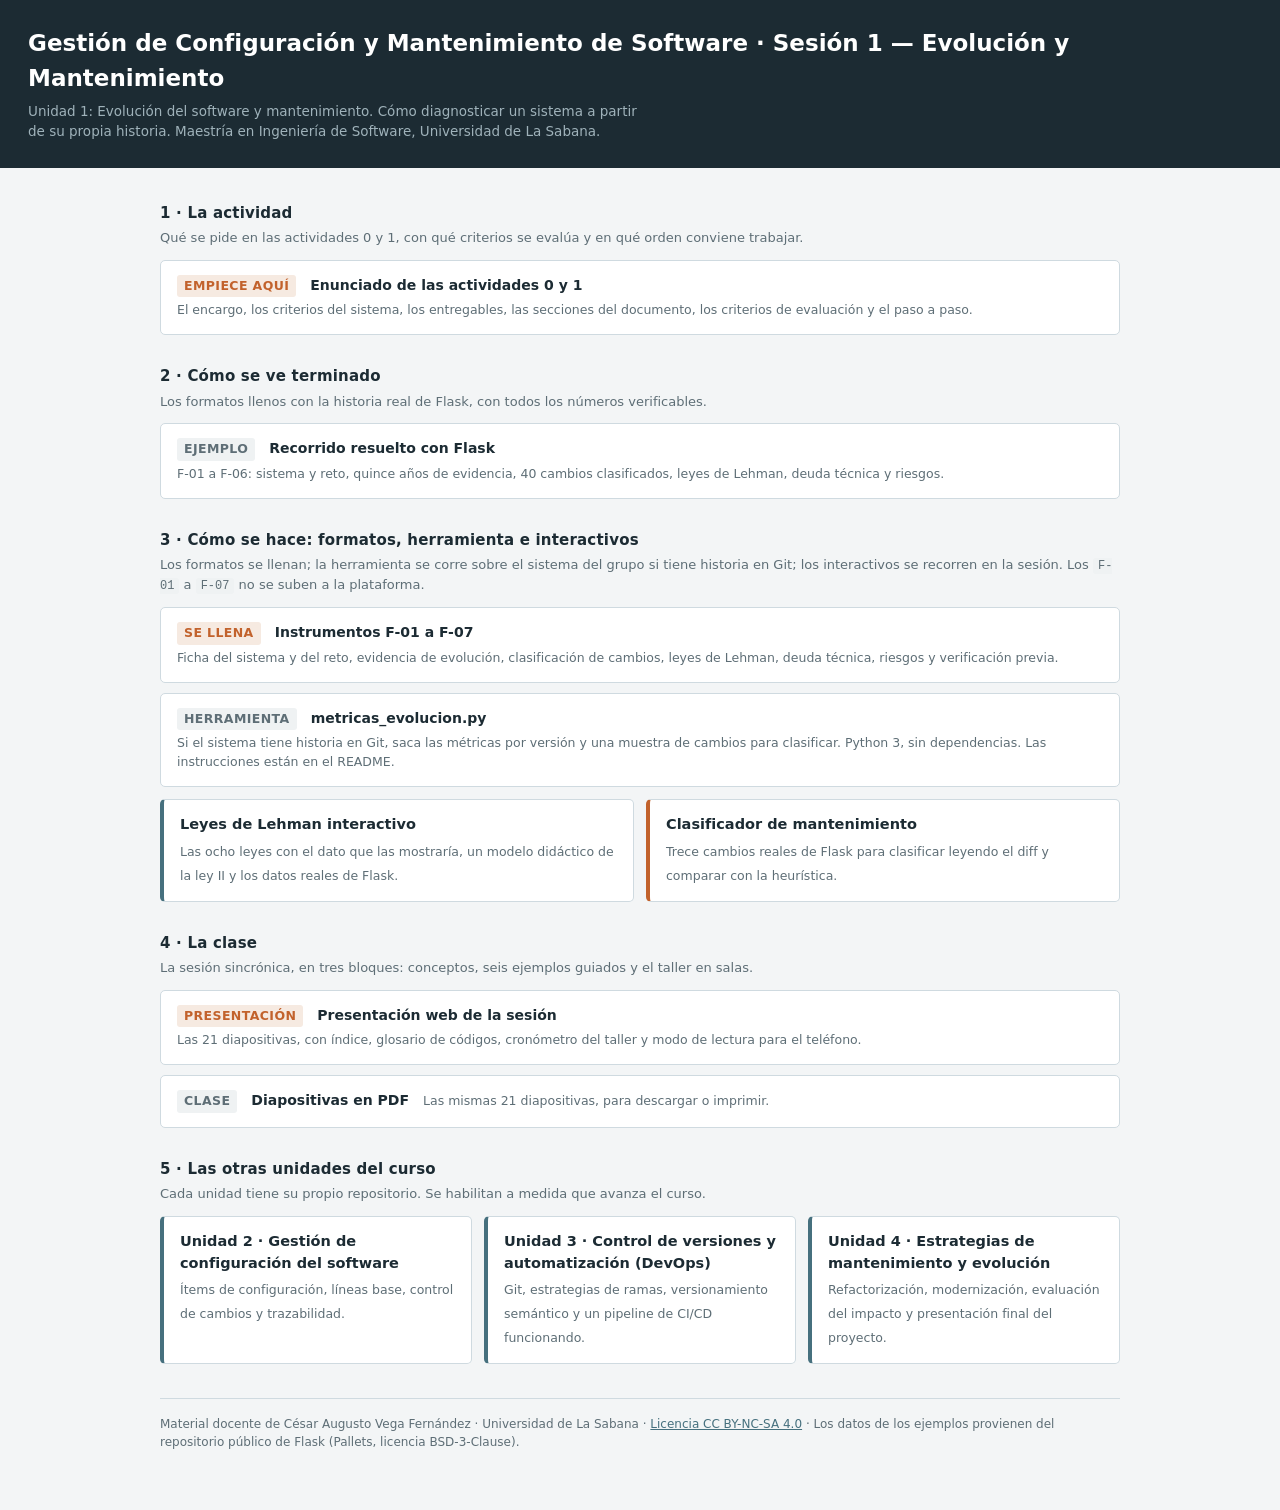
<file: index.html>
<!DOCTYPE html>
<html lang="es">
<head>
<meta charset="UTF-8"/>
<meta name="viewport" content="width=device-width, initial-scale=1.0"/>
<title>GCMS S1 — Evolución y Mantenimiento</title>
<style>
:root{--osc:#1C2B33;--txt:#31424B;--gris:#5E6E76;--claro:#EFF2F3;--linea:#CFDAE0;--crema:#F6EAE1;--coral:#C2622C;--teal:#46707E;--cafe:#9E5C3B;}
*{box-sizing:border-box;margin:0;padding:0;}
body{font-family:'Segoe UI',system-ui,Arial,sans-serif;background:#F3F5F6;color:var(--txt);line-height:1.5;}
.header{background:var(--osc);color:#fff;padding:26px 28px;}
.header h1{font-size:23px;font-weight:700;}
.header p{font-size:13.5px;color:#9FB2BA;margin-top:6px;max-width:72ch;}
.wrap{max-width:1000px;margin:0 auto;padding:26px 20px 60px;}
h2{font-size:15px;color:var(--osc);margin:30px 0 4px;letter-spacing:.2px;}
h2:first-of-type{margin-top:8px;}
.hint{font-size:13px;color:var(--gris);margin-bottom:12px;}
.grid{display:grid;grid-template-columns:repeat(auto-fit,minmax(290px,1fr));gap:12px;}
a.card{display:block;background:#fff;border:1px solid var(--linea);border-left:4px solid var(--teal);
       border-radius:5px;padding:14px 16px;text-decoration:none;color:inherit;transition:.12s;}
a.card:hover{border-left-color:var(--coral);box-shadow:0 2px 8px rgba(28,43,51,.09);}
a.card b{display:block;font-size:14.5px;color:var(--osc);margin-bottom:3px;}
a.card span{font-size:12.5px;color:var(--gris);}
a.card.taller{border-left-color:var(--coral);}
.card.inactiva{display:block;background:#fff;border:1px dashed var(--linea);border-radius:5px;padding:14px 16px;}
.card.inactiva b{display:block;font-size:14.5px;color:var(--gris);margin-bottom:3px;}
.card.inactiva span{font-size:12.5px;color:var(--gris);}
.doc{background:#fff;border:1px solid var(--linea);border-radius:5px;padding:14px 16px;
     display:flex;flex-wrap:wrap;gap:4px 14px;align-items:baseline;text-decoration:none;color:inherit;}
.doc:hover{background:var(--claro);}
.doc b{font-size:14px;color:var(--osc);}
.doc span{font-size:12.5px;color:var(--gris);}
.tag{font-size:10.5px;font-weight:700;letter-spacing:.4px;background:var(--claro);color:var(--teal);
     padding:2px 7px;border-radius:3px;text-transform:uppercase;}
.tag.c{background:var(--crema);color:var(--coral);}
code{font-size:12px;background:var(--claro);padding:1px 5px;border-radius:3px;}
.stack{display:flex;flex-direction:column;gap:10px;}
footer{margin-top:34px;padding-top:16px;border-top:1px solid var(--linea);font-size:12px;color:var(--gris);}
footer a{color:var(--teal);}
</style>
</head>
<body>

<div class="header">
  <h1>Gestión de Configuración y Mantenimiento de Software · Sesión 1 — Evolución y Mantenimiento</h1>
  <p>Unidad 1: Evolución del software y mantenimiento. Cómo diagnosticar un sistema a partir de su propia historia.
     Maestría en Ingeniería de Software, Universidad de La Sabana.</p>
</div>

<div class="wrap">

  <h2>1 · La actividad</h2>
  <p class="hint">Qué se pide en las actividades 0 y 1, con qué criterios se evalúa y en qué orden conviene trabajar.</p>
  <div class="stack">
    <a class="doc" href="documentos/1_actividades/GCMS_S1_Enunciado_Actividades.pdf">
      <span class="tag c">Empiece aquí</span><b>Enunciado de las actividades 0 y 1</b>
      <span>El encargo, los criterios del sistema, los entregables, las secciones del documento, los criterios de evaluación y el paso a paso.</span></a>
  </div>

  <h2>2 · Cómo se ve terminado</h2>
  <p class="hint">Los formatos llenos con la historia real de Flask, con todos los números verificables.</p>
  <div class="stack">
    <a class="doc" href="documentos/2_ejemplo/GCMS_S1_Recorrido_Flask.pdf">
      <span class="tag">Ejemplo</span><b>Recorrido resuelto con Flask</b>
      <span>F-01 a F-06: sistema y reto, quince años de evidencia, 40 cambios clasificados, leyes de Lehman, deuda técnica y riesgos.</span></a>
  </div>

  <h2>3 · Cómo se hace: formatos, herramienta e interactivos</h2>
  <p class="hint">Los formatos se llenan; la herramienta se corre sobre el sistema del grupo si tiene historia en Git; los interactivos se recorren
     en la sesión. Los <code>F-01</code> a <code>F-07</code> no se suben a la plataforma.</p>
  <div class="stack">
    <a class="doc" href="documentos/3_como_se_hace/GCMS_S1_Instrumentos.pdf">
      <span class="tag c">Se llena</span><b>Instrumentos F-01 a F-07</b>
      <span>Ficha del sistema y del reto, evidencia de evolución, clasificación de cambios, leyes de Lehman, deuda técnica,
            riesgos y verificación previa.</span></a>
    <a class="doc" href="https://github.com/CesarAVegaF312/GCMS-S1_Evolucion_y_Mantenimiento/blob/main/herramientas/metricas_evolucion.py">
      <span class="tag">Herramienta</span><b>metricas_evolucion.py</b>
      <span>Si el sistema tiene historia en Git, saca las métricas por versión y una muestra de cambios para clasificar. Python 3, sin
            dependencias. Las instrucciones están en el README.</span></a>
  </div>
  <div class="grid" style="margin-top:12px">
    <a class="card" href="interactivos/leyes_lehman_interactivo.html">
      <b>Leyes de Lehman interactivo</b>
      <span>Las ocho leyes con el dato que las mostraría, un modelo didáctico de la ley II y los datos reales de Flask.</span></a>
    <a class="card taller" href="interactivos/clasificador_mantenimiento_interactivo.html">
      <b>Clasificador de mantenimiento</b>
      <span>Trece cambios reales de Flask para clasificar leyendo el diff y comparar con la heurística.</span></a>
  </div>

  <h2>4 · La clase</h2>
  <p class="hint">La sesión sincrónica, en tres bloques: conceptos, seis ejemplos guiados y el taller en salas.</p>
  <div class="stack">
    <a class="doc" href="presentacion.html">
      <span class="tag c">Presentación</span><b>Presentación web de la sesión</b>
      <span>Las 21 diapositivas, con índice, glosario de códigos, cronómetro del taller y modo de lectura para el teléfono.</span></a>
    <a class="doc" href="documentos/4_clase/GCMS_S1_Deck.pdf">
      <span class="tag">Clase</span><b>Diapositivas en PDF</b>
      <span>Las mismas 21 diapositivas, para descargar o imprimir.</span></a>
  </div>

  <h2>5 · Las otras unidades del curso</h2>
  <p class="hint">Cada unidad tiene su propio repositorio. Se habilitan a medida que avanza el curso.</p>
  <div class="grid">
    <a class="card" href="https://cesaravegaf312.github.io/GCMS-S2_Gestion_de_Configuracion/">
      <b>Unidad 2 · Gestión de configuración del software</b>
      <span>Ítems de configuración, líneas base, control de cambios y trazabilidad.</span></a>
    <a class="card" href="https://cesaravegaf312.github.io/GCMS-S3_Control_de_Versiones_y_DevOps/">
      <b>Unidad 3 · Control de versiones y automatización (DevOps)</b>
      <span>Git, estrategias de ramas, versionamiento semántico y un pipeline de CI/CD funcionando.</span></a>
    <a class="card" href="https://cesaravegaf312.github.io/GCMS-S4_Estrategias_de_Mantenimiento/">
      <b>Unidad 4 · Estrategias de mantenimiento y evolución</b>
      <span>Refactorización, modernización, evaluación del impacto y presentación final del proyecto.</span></a>
  </div>

  <footer>
    Material docente de César Augusto Vega Fernández · Universidad de La Sabana ·
    <a href="https://creativecommons.org/licenses/by-nc-sa/4.0/deed.es">Licencia CC BY-NC-SA 4.0</a> ·
    Los datos de los ejemplos provienen del repositorio público de Flask (Pallets, licencia BSD-3-Clause).
  </footer>

</div>
</body>
</html>
</file>
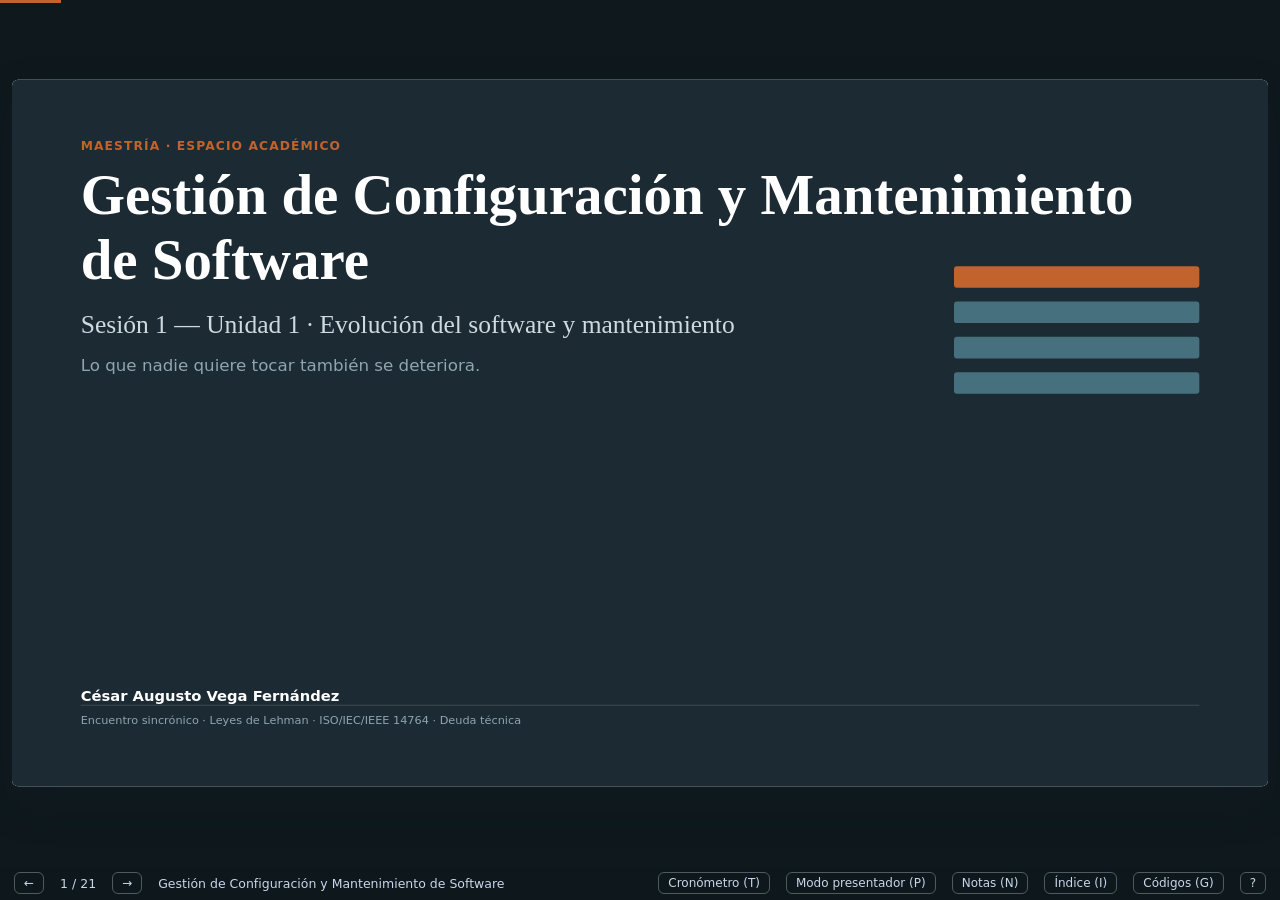
<file: presentacion.html>
<!DOCTYPE html>
<html lang="es">
<head>
<meta charset="UTF-8"/>
<meta name="viewport" content="width=device-width, initial-scale=1, viewport-fit=cover, interactive-widget=resizes-content"/>
<meta name="theme-color" content="#0E181D"/>
<meta name="color-scheme" content="light"/>
<title>GCMS S1 · Evolución y Mantenimiento — Presentación</title>
<style>
:root{
  --osc:#1C2B33; --txt:#31424B; --gris:#6B7A82; --claro:#EFF2F3; --linea:#CFDAE0; --crema:#F6EAE1;
  --coral:#C2622C; --teal:#46707E; --teal2:#34535D; --cafe:#9E5C3B;
  --verde:#3F7A5B; --ambar:#C9932E; --rojo:#B03A2E; --osc2:#263842;
  --serif:'Cambria','Georgia','Times New Roman',serif;
  --sans:'Segoe UI',system-ui,-apple-system,Arial,sans-serif;
  --sombra:0 18px 48px rgba(28,43,51,.14);
}
*{box-sizing:border-box;margin:0;padding:0}
html,body{height:100%}
body{background:#0E181D;font-family:var(--sans);color:var(--txt);overflow:hidden}
body.notas-abiertas{overflow:auto}

/* ── escenario: una diapositiva de 1280×720 escalada al viewport ── */
#escenario{position:fixed;inset:0;overflow:hidden}
#lienzo{width:1280px;height:720px;position:absolute;left:50%;top:calc(50% - 17px);
  transform-origin:center;background:#fff;box-shadow:var(--sombra);border-radius:6px;overflow:hidden}
body.sin-barra #lienzo{top:50%}
.slide{position:absolute;inset:0;padding:34px 46px 30px;display:none;flex-direction:column;background:#fff}
.slide.viva{display:flex}
.slide.entra{animation:entrar .42s cubic-bezier(.22,.61,.36,1)}
.slide.entra-atras{animation:entrar-atras .42s cubic-bezier(.22,.61,.36,1)}
@keyframes entrar{from{opacity:0;transform:translateX(26px) scale(.995)}to{opacity:1;transform:none}}
@keyframes entrar-atras{from{opacity:0;transform:translateX(-26px) scale(.995)}to{opacity:1;transform:none}}

/* ── encabezado ── */
.kicker{font-size:12.5px;font-weight:800;letter-spacing:.09em;text-transform:uppercase;color:var(--coral)}
.slide h1{font-family:var(--serif);font-size:38px;line-height:1.14;color:var(--osc);margin:6px 0 0;font-weight:700}
.regla{height:4px;width:74px;border-radius:2px;margin:14px 0 0;background:var(--coral)}
/* el color de la regla y del rótulo es el del bloque: 1 conceptos, 2 ejemplos, 3 taller */
.slide[data-bloque="2"] .regla{background:var(--teal)}
.slide[data-bloque="3"] .regla{background:var(--cafe)}
.slide[data-bloque="2"] .kicker{color:var(--teal)}
.slide[data-bloque="3"] .kicker{color:var(--cafe)}
.cuerpo{flex:1;display:flex;flex-direction:column;gap:13px;justify-content:center;padding:14px 0 6px;min-height:0}
.pie{font-size:11.5px;color:var(--gris);border-top:1px solid var(--linea);padding-top:8px;word-break:break-word}

/* ── animación de entrada de cada elemento ── */
[data-anim]{opacity:0;transform:translateY(14px)}
.slide.viva [data-anim]{animation:surgir .5s cubic-bezier(.22,.61,.36,1) forwards;animation-delay:calc(var(--i,0) * 90ms + 120ms)}
@keyframes surgir{to{opacity:1;transform:none}}

/* ── el aparte: la caja de la derecha que acompaña a un bloque ── */
.con-aparte{display:grid;grid-template-columns:1fr minmax(180px,var(--wap,300px));gap:16px;align-items:start}
.aparte{background:var(--claro);border-radius:10px;padding:14px 16px}
.aparte.crema{background:var(--crema)}
.aparte.oscuro{background:var(--osc2);color:#CFDAE0}
.aparte h3{font-family:var(--serif);font-size:16px;color:var(--osc);margin-bottom:8px}
.aparte.oscuro h3{color:#fff}
.aparte ul{list-style:none;font-size:14px;line-height:1.45;display:flex;flex-direction:column;gap:7px}
.aparte.oscuro ul{color:#8FA5AF}
.apartes{display:flex;flex-direction:column;gap:12px}

/* ── agenda (mapa de la sesión) ── */
.agenda{display:flex;flex-direction:column;gap:7px}
.agenda .fila{display:grid;grid-template-columns:34px 1fr auto;gap:12px;align-items:center}
.agenda .n{width:34px;height:34px;border-radius:5px;display:grid;place-items:center;color:#fff;
  font-family:var(--serif);font-weight:700;font-size:16px}
.agenda .t{font-size:15.5px;color:var(--txt)}
.agenda .m{font-size:13px;color:var(--gris);font-weight:700;white-space:nowrap}
.c-coral{background:var(--coral)} .c-teal{background:var(--teal)} .c-teal2{background:var(--teal2)}
.c-cafe{background:var(--cafe)} .c-verde{background:var(--verde)} .c-ambar{background:var(--ambar)}
.c-rojo{background:var(--rojo)} .c-gris{background:var(--gris)}

/* ── tarjetas ── */
.tarjetas{display:grid;gap:16px;grid-auto-flow:column;grid-auto-columns:1fr}
.tarjeta{border-radius:12px;overflow:hidden;background:var(--claro);display:flex;flex-direction:column;
  box-shadow:0 2px 10px rgba(28,43,51,.06);transition:transform .25s,box-shadow .25s}
.tarjeta:hover{transform:translateY(-3px);box-shadow:0 10px 24px rgba(28,43,51,.13)}
.tarjeta.crema{background:var(--crema)}
.tarjeta > h2{font-family:var(--serif);font-size:19px;color:#fff;padding:11px 16px;font-weight:700;line-height:1.2}
.tarjeta.filete > i{display:block;height:6px}
.tarjeta.filete > h2,.tarjeta.plana > h2{color:var(--osc);background:transparent;padding:14px 16px 0}
.tarjeta .contenido{padding:13px 16px;font-size:15px;line-height:1.45;display:flex;flex-direction:column;gap:7px}
.tarjeta .rotulo{font-size:11.5px;font-weight:800;letter-spacing:.07em;text-transform:uppercase;color:var(--gris)}
.tenue{color:var(--gris);font-size:14px}
.t-coral{color:var(--coral)} .t-teal{color:var(--teal)} .t-teal2{color:var(--teal2)} .t-cafe{color:var(--cafe)}

/* ── pasos ── */
.pasos{display:flex;flex-direction:column;gap:8px}
.paso{display:grid;grid-template-columns:44px 1fr auto;align-items:center;border-radius:10px;overflow:hidden;
  background:var(--claro);transition:transform .2s}
.paso:hover{transform:translateX(3px)}
.paso .n{background:var(--coral);color:#fff;font-family:var(--serif);font-size:20px;font-weight:700;
  align-self:stretch;display:grid;place-items:center}
.paso.cafe .n{background:var(--cafe)}
.paso .txt{padding:8px 14px}
.paso .txt b{display:block;color:var(--osc);font-size:15.5px}
.paso .txt span{font-size:14.5px;line-height:1.4}
.paso .m{padding-right:14px;font-size:13px;color:var(--gris);font-weight:700;white-space:nowrap}
.pasos.enumeradas .paso{grid-template-columns:44px 1fr;background:transparent;border-radius:0}
.pasos.enumeradas .paso .n{border-radius:6px;font-size:18px;align-self:center;height:36px}
.pasos.enumeradas .paso .txt{padding:2px 0 2px 12px}

/* ── filas (los marcos, el ciclo ADM) ── */
.filas{display:flex;flex-direction:column;gap:9px}
.fila-m{display:grid;grid-template-columns:var(--we,190px) 1fr;gap:14px;background:var(--claro);
  border-left:7px solid var(--teal);border-radius:0 10px 10px 0;padding:11px 16px;align-items:center}
.fila-m .et{font-family:var(--serif);font-size:18px;font-weight:700;line-height:1.2}
.fila-m .sub{font-size:12px;color:var(--gris);margin-top:2px}
.fila-m .tx{font-size:15px;line-height:1.4}
.fila-p{display:grid;grid-template-columns:var(--we,190px) 1fr;gap:14px;background:var(--claro);
  border-radius:8px;padding:9px 16px;align-items:center}
.fila-p.viva{color:#fff}
.fila-p.apagada{color:var(--gris)}
.fila-p .et{font-weight:700;font-size:15px}
.fila-p .tx{font-size:14.5px}

/* ── tabla ── */
table{width:100%;border-collapse:collapse;font-size:14.5px;background:#fff;border-radius:10px;overflow:hidden;
  box-shadow:0 2px 10px rgba(28,43,51,.06)}
thead th{background:var(--osc);color:#fff;text-align:left;padding:9px 14px;font-size:13px;font-weight:700}
tbody td{padding:9px 14px;border-bottom:1px solid var(--linea);vertical-align:top;line-height:1.38}
tbody tr:nth-child(odd){background:var(--claro)}
tbody tr:last-child td{border-bottom:none}
tbody td:first-child{font-weight:700;color:var(--osc)}
table.comparativa td:nth-child(2){color:#8A3A2A}
table.comparativa td:nth-child(3){color:#1F5A3A}

/* ── columnas (la ruta de la sesión) ── */
.columnas{display:grid;grid-auto-flow:column;grid-auto-columns:1fr;gap:22px}
.columna .barra{height:5px;border-radius:3px;margin-bottom:12px}
.columna .k{font-size:12px;font-weight:800;letter-spacing:.07em;text-transform:uppercase}
.columna h2{font-family:var(--serif);font-size:27px;color:var(--osc);margin:4px 0 8px}
.columna p{font-size:15.5px;line-height:1.4}

/* ── pares (dos columnas enfrentadas) ── */
.pares{display:grid;grid-template-columns:1fr 1fr;gap:13px}
.pares .cab{border-radius:8px;padding:9px 16px;font-family:var(--serif);font-size:18px;font-weight:700;color:#fff}
.pares .celda{border-radius:8px;padding:12px 16px;font-size:15px;line-height:1.42;background:var(--claro)}
.pares .celda.crema{background:var(--crema)}
.pares .celda .rot{font-weight:700;font-size:13.5px;margin-bottom:6px;display:block}
.pares .celda p+p{margin-top:7px}

/* ── rejilla ── */
.rejilla-b{display:grid;gap:12px}
.rejilla-b .celda{background:var(--claro);border-radius:8px;padding:10px 14px}
.rejilla-b .celda.filete{border-left:6px solid var(--cafe);border-radius:0 8px 8px 0}
.rejilla-b .celda b{display:block;font-size:13.5px;letter-spacing:.03em}
.rejilla-b .celda span{font-size:13.5px;color:var(--txt)}

/* ── banda, aviso, párrafo ── */
.banda{background:var(--osc);color:#fff;border-radius:10px;padding:13px 20px;font-family:var(--serif);
  font-size:18px;line-height:1.35}
.aviso{background:var(--crema);border-radius:10px;padding:12px 18px;font-size:14.5px;line-height:1.4}
.aviso.claro{background:var(--claro)}
.aviso .rot{display:block;font-family:var(--serif);font-size:16px;font-weight:700;color:var(--osc);margin-bottom:5px}
.parrafo{background:var(--claro);border-radius:10px;padding:14px 18px;font-size:15px;line-height:1.45}
.parrafo p+p{margin-top:7px}

/* ── cita y cajas ── */
.cita-cajas{display:grid;grid-template-columns:7fr 5fr;gap:18px;align-items:stretch}
.cita{background:var(--crema);border-radius:12px;padding:20px 24px;font-family:var(--serif);font-size:17.5px;
  line-height:1.38}
.cita .autor{font-family:var(--sans);font-size:12.5px;color:var(--gris);font-weight:700;margin-top:14px}
.cajas{display:flex;flex-direction:column;gap:12px}
.caja{background:var(--claro);border-left:6px solid var(--teal2);border-radius:0 10px 10px 0;padding:14px 18px}
.caja h2{font-family:var(--serif);font-size:18px;margin-bottom:7px}
.caja ul{list-style:none;font-size:14.5px;line-height:1.45;display:flex;flex-direction:column;gap:5px}
.caja li::before{content:"· ";color:var(--gris)}
.b-coral{border-left-color:var(--coral)} .b-teal{border-left-color:var(--teal)}
.b-teal2{border-left-color:var(--teal2)} .b-cafe{border-left-color:var(--cafe)}
.caja.b-teal2 h2{color:var(--teal2)} .caja.b-coral h2{color:var(--coral)}

/* ── cuadrante del modelo operativo ── */
.cuadrante{display:grid;grid-template-columns:5fr 6fr;gap:20px;align-items:start}
.cuadrante .plano .ejes{background:var(--osc);color:#fff;border-radius:6px 6px 0 0;padding:7px;text-align:center;
  font-size:11.5px;font-weight:800;letter-spacing:.06em;text-transform:uppercase}
.cuadrante .rejilla4{display:grid;grid-template-columns:1fr 1fr;gap:1px;background:var(--linea);
  border:1px solid var(--linea);border-top:0}
.cuadrante .q{background:#FBFCFC;padding:12px 14px;min-height:78px}
.cuadrante .q b{display:block;font-family:var(--serif);font-size:19px;color:var(--osc)}
.cuadrante .q span{font-size:12.5px;color:var(--gris)}

/* ── mapa de capacidades con soporte ── */
.heat{display:flex;flex-direction:column;gap:8px}
.heat .cap{display:grid;grid-template-columns:1fr auto;align-items:center;gap:12px;background:var(--claro);
  border-left:7px solid var(--gris);border-radius:0 8px 8px 0;padding:9px 14px}
.heat .cap .nom{font-size:15px;color:var(--osc)}
.heat .cap.critica .nom{font-weight:700}
.heat .chip{color:#fff;border-radius:5px;padding:3px 16px;font-size:12.5px;font-weight:700}
.bl-verde{border-left-color:var(--verde)} .bl-ambar{border-left-color:var(--ambar)} .bl-rojo{border-left-color:var(--rojo)}

/* ── escala de madurez ── */
.escala .niveles{display:grid;grid-template-columns:repeat(5,1fr);gap:9px;margin-bottom:14px}
.escala .nivel{border-radius:8px;padding:9px;text-align:center;color:#fff}
.escala .nivel .n{font-size:11px;font-weight:800;letter-spacing:.08em}
.escala .nivel .nm{font-family:var(--serif);font-size:15px;font-weight:700;margin-top:2px}
.escala .dims{display:grid;grid-template-columns:repeat(3,1fr);gap:10px}
.escala .dim{background:var(--claro);border-radius:8px;padding:11px 14px;font-size:15px;font-weight:700;color:var(--osc)}

/* ── cadena evidencia → principio ── */
.cadena{display:grid;grid-template-columns:repeat(5,1fr);gap:20px;position:relative}
.cadena .esl{border-radius:10px;padding:13px 14px;color:#fff;position:relative}
.cadena .esl b{display:block;font-family:var(--serif);font-size:17px;margin-bottom:4px}
.cadena .esl span{font-size:12.5px;line-height:1.3;display:block}
.cadena .esl:not(:last-child)::after{content:"›";position:absolute;right:-15px;top:50%;transform:translateY(-50%);
  color:var(--gris);font-size:22px;font-weight:700}

/* ── compromisos con fecha ── */
.crono-l{display:flex;flex-direction:column;gap:9px}
.crono-l .fila{display:grid;grid-template-columns:170px 1fr;gap:8px}
.crono-l .plazo{border-radius:8px 0 0 8px;display:grid;place-items:center;color:#fff;font-weight:700;font-size:14.5px;padding:10px}
.crono-l .qué{background:var(--claro);border-radius:0 8px 8px 0;padding:11px 16px;font-size:15px;display:flex;align-items:center}

/* ── lista de errores ── */
.lista{display:flex;flex-direction:column;gap:9px}
.lista li{list-style:none;display:grid;grid-template-columns:16px 1fr;gap:14px;align-items:start;font-size:15px}
.lista li::before{content:"";width:12px;height:12px;background:var(--coral);margin-top:5px;display:block}

/* ── portada, divisores y cierre ── */
.slide.oscura{background:var(--osc);color:#fff}
.slide.oscura h1{color:#fff}
.slide.oscura .pie{border-top-color:rgba(255,255,255,.14);color:#8FA5AF}
.slide.portada{justify-content:center;padding:60px 70px}
.slide.portada h1{font-size:58px;margin:10px 0 18px}
.slide.portada .sub{font-family:var(--serif);font-size:26px;color:#CFDAE0}
.slide.portada .lema{font-size:17px;color:#8FA5AF;margin-top:16px;max-width:60ch}
.slide.portada .docente{margin-top:auto;font-size:15px;font-weight:700}
.barras{position:absolute;right:70px;top:190px;display:flex;flex-direction:column;gap:14px}
.barras i{display:block;width:250px;height:22px;border-radius:3px;background:var(--teal);
  animation:crecer .7s cubic-bezier(.22,.61,.36,1) backwards}
.barras i.on{background:var(--coral)}
.barras i:nth-child(1){animation-delay:.15s} .barras i:nth-child(2){animation-delay:.28s}
.barras i:nth-child(3){animation-delay:.41s} .barras i:nth-child(4){animation-delay:.54s}
@keyframes crecer{from{transform:scaleX(0);opacity:0;transform-origin:left}to{transform:none;opacity:1}}
.refs{font-size:14.5px;line-height:1.5;columns:2;column-gap:34px}
.refs p{break-inside:avoid;margin-bottom:9px;padding-left:18px;text-indent:-18px}

/* ── barra de estado ── */
#estado{position:fixed;left:0;right:0;bottom:0;height:34px;display:flex;align-items:center;gap:16px;
  padding:0 14px;background:rgba(14,24,29,.92);color:#C9D6EA;font-size:12.5px;backdrop-filter:blur(4px);
  transition:transform .25s;z-index:5}
#estado.oculta{transform:translateY(100%)}
#estado button{background:transparent;border:1px solid rgba(201,214,234,.35);color:inherit;border-radius:6px;
  padding:3px 9px;font-size:12px;cursor:pointer;font-family:inherit}
#estado button:hover{background:rgba(201,214,234,.16)}
#progreso{position:fixed;top:0;left:0;height:3px;background:var(--coral);z-index:6;transition:width .3s}
.crece{margin-left:auto}

/* ── índice ── */
#indice{position:fixed;inset:0;background:rgba(14,24,29,.97);z-index:10;display:none;overflow:auto;padding:34px}
#indice.abierto{display:block}
#indice h2{color:#fff;font-family:var(--serif);font-size:24px;margin-bottom:18px}
.rejilla{display:grid;grid-template-columns:repeat(auto-fill,minmax(228px,1fr));gap:12px}
.mini{background:#fff;border-radius:8px;padding:12px 14px;cursor:pointer;border:2px solid transparent;text-align:left}
.mini:hover,.mini:focus-visible{border-color:var(--coral)}
.mini .num{font-size:11px;font-weight:800;color:var(--gris)}
.mini .t{font-family:var(--serif);font-size:15px;color:var(--osc);line-height:1.25;margin-top:3px}
.mini[data-bloque="1"]{border-left:6px solid var(--coral)}
.mini[data-bloque="2"]{border-left:6px solid var(--teal)}
.mini[data-bloque="3"]{border-left:6px solid var(--cafe)}

/* ── notas del docente ── */
#notas{position:fixed;right:0;top:0;bottom:34px;width:390px;background:#13212A;color:#DCE6EA;padding:22px;
  overflow:auto;transform:translateX(100%);transition:transform .3s;z-index:7;font-size:14.5px;line-height:1.5}
#notas.abiertas{transform:none}
#notas h3{font-family:var(--serif);font-size:17px;color:#fff;margin-bottom:10px}
#notas p{margin-bottom:10px;white-space:pre-wrap}
#notas .sig{margin-top:16px;padding-top:12px;border-top:1px solid rgba(220,230,234,.18);color:#93AAC9;font-size:13px}
#notas .codigos{margin-top:16px;padding-top:12px;border-top:1px solid rgba(220,230,234,.18)}
#notas .codigos h4{font-size:12px;letter-spacing:.07em;text-transform:uppercase;color:#93AAC9;margin-bottom:8px}
#notas .codigos div{margin-bottom:7px;font-size:13.5px;line-height:1.4}
#notas .codigos b{color:#F0B48A;font-family:var(--serif)}

/* ── glosario completo ── */
#glosario{position:fixed;inset:0;background:rgba(14,24,29,.97);z-index:10;display:none;overflow:auto;padding:34px}
#glosario.abierto{display:block}
#glosario h2{color:#fff;font-family:var(--serif);font-size:24px;margin-bottom:6px}
#glosario .aclara{color:#93AAC9;font-size:14px;max-width:80ch;margin-bottom:18px}
.gfamilias{display:grid;grid-template-columns:repeat(auto-fill,minmax(310px,1fr));gap:14px}
.gfam{background:#fff;border-radius:10px;padding:14px 16px}
.gfam h3{font-family:var(--serif);font-size:17px;color:var(--osc);margin-bottom:4px}
.gfam .de{font-size:12.5px;color:var(--gris);margin-bottom:10px}
.gfam dl{font-size:14px;line-height:1.4}
.gfam dt{font-weight:700;color:var(--coral);font-family:var(--serif);margin-top:8px}
.gfam dd{color:var(--txt)}

/* ── cronómetro de las salas ── */
#crono{position:fixed;left:50%;top:50%;transform:translate(-50%,-50%) scale(.9);z-index:9;display:none;
  background:rgba(14,24,29,.96);color:#fff;border-radius:18px;padding:30px 44px;text-align:center;
  box-shadow:0 24px 60px rgba(0,0,0,.4);animation:aparecer .25s forwards}
#crono.visible{display:block}
@keyframes aparecer{to{transform:translate(-50%,-50%) scale(1)}}
#crono .tiempo{font-family:var(--serif);font-size:96px;font-variant-numeric:tabular-nums;line-height:1}
#crono .tiempo.poco{color:#F0A28A}
#crono .rot{font-size:13px;letter-spacing:.08em;text-transform:uppercase;color:#8FA5AF;margin-bottom:8px}
#crono .acc{margin-top:16px;display:flex;gap:10px;justify-content:center}
#crono button{background:transparent;border:1px solid rgba(255,255,255,.4);color:#fff;border-radius:8px;
  padding:6px 14px;cursor:pointer;font-family:inherit}

#ayuda{position:fixed;inset:0;background:rgba(14,24,29,.96);z-index:11;display:none;place-items:center;color:#fff}
#ayuda.abierta{display:grid}
#ayuda table{background:transparent;box-shadow:none;color:#fff;max-width:560px;font-size:15px;border-collapse:collapse}
#ayuda td{border-bottom:1px solid rgba(255,255,255,.12);color:#DCE6EA;padding:7px 10px}
#ayuda td:first-child{color:#fff;font-family:var(--serif);width:150px}
#ayuda h2{font-family:var(--serif);font-size:26px;margin-bottom:16px;text-align:center}

/* ── guion con acotaciones (panel N y modo presentador) ── */
.seg-nota{margin-bottom:6px}
.acot{font-style:italic;color:#8FA5AF}

/* ── modo presentador: esta ventana lleva el guion, la vista previa y los controles;
      la otra, la que se comparte, solo las diapositivas ── */
#pview,#pinfo{display:none}
body.presenter #estado,body.presenter #notas,body.presenter #progreso,body.presenter #crono{display:none !important}
body.presenter{background:#0B1318}
body.presenter #lienzo{border:1px solid #2E4550;border-radius:8px}
body.presenter #pview{display:flex;flex-direction:column;position:fixed;top:16px;right:16px;bottom:16px;width:calc(44vw - 48px);
  background:#13212A;border:1px solid #2E4550;border-radius:10px;color:#DCE6EA;z-index:8}
#pview header{padding:14px 20px;border-bottom:1px solid #2E4550;font-size:13px;font-weight:800;letter-spacing:.1em;color:#F0B48A;
  display:flex;justify-content:space-between;gap:10px}
#pview header span{color:#93AAC9;font-weight:600;letter-spacing:0}
#pnotas{flex:1;overflow:auto;padding:18px 22px;font:21px/1.5 var(--sans)}
#pnotas p{margin:0 0 14px}
#pcods{border-top:1px solid #2E4550;padding:12px 22px;font-size:14px;color:#C5D0E0;max-height:26%;overflow:auto}
#pcods b{color:#F0B48A;font-family:var(--serif)}
#pcods div{margin-bottom:6px}
body.presenter #pinfo{display:grid;position:fixed;left:16px;top:calc(58vh + 16px);width:56vw;gap:12px;color:#C5D0E0;font-size:16px;z-index:8}
#pinfo .fila{display:flex;gap:12px;align-items:center;flex-wrap:wrap}
#pinfo button{font:700 17px var(--sans);background:#1E2F38;color:#fff;border:1px solid #2E4550;border-radius:8px;padding:11px 20px;cursor:pointer}
#pinfo button.grande{background:var(--coral);border-color:var(--coral)}
#pinfo button.chico{font-size:13px;padding:6px 12px}
#pinfo .reloj{font:700 34px var(--serif);color:#fff;font-variant-numeric:tabular-nums}
#pinfo .pos{font:700 19px var(--sans);color:#fff}
#pinfo .ritmo{font-size:14px;font-weight:700;padding:3px 10px;border-radius:12px;background:#1E2F38}
#pinfo .ritmo.bien{color:#9FD5A8} #pinfo .ritmo.tarde{color:#F0A28A} #pinfo .ritmo.pronto{color:#F0D28A}
#pinfo .sigue,#pinfo .sinc{color:#8FA5AF;font-size:14px}
#phelp{position:fixed;right:16px;bottom:48px;width:min(480px,calc(100vw - 32px));background:#fff;color:var(--txt);border-radius:10px;
  padding:16px 18px;z-index:12;box-shadow:0 8px 28px rgba(0,0,0,.35);font-size:15px;line-height:1.45}
#phelp ol{margin:8px 0 0;padding-left:20px;display:grid;gap:6px}
#phelp button{margin-top:12px;font:600 13px var(--sans);background:var(--osc);color:#fff;border:0;border-radius:6px;padding:6px 12px;cursor:pointer}
@media (max-width: 760px){ body.presenter #pview,body.presenter #pinfo{position:static;width:auto} }

/* ══════════════ plataforma: que en el teléfono no se note que es una web ══════════════ */
html { -webkit-tap-highlight-color: transparent; -webkit-text-size-adjust: 100%; overscroll-behavior: none; }
button, [role="button"], .mini { touch-action: manipulation; user-select: none; -webkit-user-select: none; }
#escenario { touch-action: pan-y; }              /* el cambio de diapositiva se lleva el eje horizontal */
#estado button, .mini { transition: transform 120ms cubic-bezier(.22,.61,.36,1), background 120ms; }
#estado button:active, .mini:active { transform: scale(.97); }
/* el dedo no tiene hover: sin esto, el estado se queda pegado tras tocar */
@media (hover: none), (pointer: coarse) {
  .tarjeta:hover { transform: none; box-shadow: 0 2px 10px rgba(28,43,51,.06); }
  .paso:hover { transform: none; }
  .mini:hover { border-color: transparent; }
  #estado button:hover { background: transparent; }
}

/* ══════════════ móvil: una diapositiva por pantalla, en vertical ══════════════ */
#b-lectura { display: none; }
@media (max-width: 760px) {
  html, body { height: auto; overflow: auto; background: #0E181D; }
  #escenario { position: static; overflow: visible; }
  #lienzo { position: static; width: 100%; height: auto; min-height: 100dvh; transform: none !important;
            border-radius: 0; box-shadow: none; background: transparent; }
  .slide { position: relative; min-height: calc(100dvh - 62px); background: #fff;
           padding: calc(22px + env(safe-area-inset-top, 0px)) 18px 26px; }
  .slide.oscura { background: var(--osc); }
  .cuerpo { justify-content: flex-start; gap: 12px; }
  .slide.viva { animation: entrar-movil .28s cubic-bezier(.22,.61,.36,1); }
  @keyframes entrar-movil { from { opacity: 0; transform: translateY(10px); } to { opacity: 1; transform: none; } }

  /* el texto, a su tamaño real */
  .slide h1 { font-size: 26px; }
  .slide.portada h1 { font-size: 34px; }
  .slide.portada .sub { font-size: 19px; }
  .barras { display: none; }
  .kicker { font-size: 11.5px; }
  .tarjeta > h2, .caja h2 { font-size: 17px; }
  .tarjeta .contenido, .paso .txt span, .fila-m .tx { font-size: 15px; }
  .banda { font-size: 16px; padding: 12px 16px; }
  .cita { font-size: 16.5px; padding: 18px; }
  .pie { font-size: 12px; }

  /* de varias columnas a una */
  .tarjetas, .columnas { grid-auto-flow: row; grid-auto-columns: auto; }
  .cita-cajas, .con-aparte, .cuadrante, .pares { grid-template-columns: 1fr; }
  .refs { columns: 1; }
  .escala .niveles, .escala .dims, .cadena, .rejilla-b { grid-template-columns: 1fr 1fr; }
  .cuerpo > div { overflow-x: auto; overscroll-behavior-x: contain; }
  table { font-size: 14px; min-width: 520px; }
  .cadena .esl::after { display: none; }
  .crono-l .fila { grid-template-columns: 110px 1fr; }
  .fila-m, .fila-p { grid-template-columns: 1fr; gap: 4px; }
  .gfamilias { grid-template-columns: 1fr; }

  /* la barra: a la medida del pulgar y por encima del indicador de inicio */
  #estado { position: fixed; height: auto; flex-wrap: wrap; gap: 8px 12px;
            padding: 8px 12px calc(8px + env(safe-area-inset-bottom, 0px)); }
  #estado button { padding: 8px 13px; min-height: 40px; }
  #titulo-actual { display: none; }
  #cuenta { font-weight: 700; }
  #b-lectura { display: inline-block; }
  #notas, #indice, #glosario { width: 100%; top: 0; bottom: 0;
            padding-bottom: calc(24px + env(safe-area-inset-bottom, 0px)); }
  #crono { padding: 24px 28px; }
  #crono .tiempo { font-size: 64px; }

  /* ── modo lectura: las 21, una debajo de otra ── */
  body.lectura .slide { display: flex !important; min-height: 0;
                        border-radius: 12px; margin: 0 10px 14px; }
  body.lectura .slide.viva { animation: none; }
  body.lectura [data-anim] { opacity: 1 !important; transform: none !important; animation: none !important; }
  body.lectura #lienzo { padding: 8px 0 96px; }
  body.lectura #b-ant, body.lectura #b-sig, body.lectura #cuenta, body.lectura #progreso { display: none; }
}

@media (prefers-reduced-motion: reduce){
  *{animation-duration:.01ms !important;animation-iteration-count:1 !important;transition-duration:.01ms !important}
  [data-anim]{opacity:1;transform:none}
}
@media print{
  body{background:#fff;overflow:visible}
  #estado,#indice,#notas,#crono,#progreso,#ayuda,#glosario{display:none !important}
  #escenario{position:static;display:block}
  #lienzo{transform:none !important;box-shadow:none;border-radius:0}
  .slide{display:flex !important;position:relative;page-break-after:always;width:1280px;height:720px}
  [data-anim]{opacity:1 !important;transform:none !important;animation:none !important}
  @page{size:1280px 720px;margin:0}
}
</style>
</head>
<body>

<div id="progreso"></div>
<div id="escenario"><div id="lienzo" aria-live="polite"></div></div>

<div id="estado">
  <button id="b-ant" aria-label="Diapositiva anterior">←</button>
  <span id="cuenta" aria-live="off">1 / 21</span>
  <button id="b-sig" aria-label="Diapositiva siguiente">→</button>
  <span id="titulo-actual"></span>
  <span class="crece"></span>
  <button id="b-crono">Cronómetro (T)</button>
  <button id="b-presentador">Modo presentador (P)</button>
  <button id="b-notas">Notas (N)</button>
  <button id="b-lectura" aria-pressed="false">Lectura</button>
  <button id="b-indice">Índice (I)</button>
  <button id="b-glosario">Códigos (G)</button>
  <button id="b-ayuda" aria-label="Atajos de teclado">?</button>
</div>

<aside id="notas" aria-label="Notas del docente">
  <h3 id="notas-tit"></h3>
  <p id="notas-txt"></p>
  <div class="sig" id="notas-sig"></div>
  <div class="codigos" id="notas-cod"></div>
</aside>



<div id="glosario" role="dialog" aria-label="Glosario de códigos">
  <h2>De dónde sale cada código</h2>
  <p class="aclara">Los formatos F-nn son del curso: F-01 a F-07 son de la Unidad 1. Las leyes, los tipos de programa y los tipos de mantenimiento son de sus autores, no del curso. Los datos de los ejemplos son del repositorio público de Flask.</p>
  <div class="gfamilias" id="gfamilias"></div>
</div>

<div id="indice" role="dialog" aria-label="Índice de diapositivas">
  <h2>Índice de la sesión</h2>
  <div class="rejilla" id="rejilla"></div>
</div>

<div id="crono" role="timer" aria-live="off">
  <div class="rot">Taller en salas · ajústelo al tiempo que le quede</div>
  <div class="tiempo" id="crono-t">30:00</div>
  <div class="acc">
    <button id="crono-menos" aria-label="Un minuto menos">−1</button>
    <button id="crono-play">Iniciar</button>
    <button id="crono-mas" aria-label="Un minuto más">+1</button>
    <button id="crono-cerrar">Cerrar (T)</button>
  </div>
</div>

<div id="ayuda" role="dialog" aria-label="Atajos de teclado">
  <div>
    <h2>Atajos</h2>
    <table><tbody>
      <tr><td>← → · espacio</td><td>Moverse entre diapositivas</td></tr>
      <tr><td>Inicio · Fin</td><td>Primera y última</td></tr>
      <tr><td>N</td><td>Notas del docente, en esta misma pantalla</td></tr>
      <tr><td>P</td><td>Modo presentador: abra el archivo en otra ventana, pulse P allí y comparta solo la de las diapositivas</td></tr>
      <tr><td>I</td><td>Índice</td></tr>
      <tr><td>L</td><td>En el teléfono: leer las 21 diapositivas de corrido</td></tr>
      <tr><td>G</td><td>Glosario: de dónde sale cada código</td></tr>
      <tr><td>T</td><td>Cronómetro de las salas, ajustable</td></tr>
      <tr><td>B</td><td>Barra inferior</td></tr>
      <tr><td>F</td><td>Pantalla completa</td></tr>
      <tr><td>?</td><td>Esta ayuda</td></tr>
    </tbody></table>
  </div>
</div>

<script>
const SLIDES = [
 {
  "tipo": "portada",
  "bloque": 0,
  "kicker": "Maestría · Espacio académico",
  "titulo": "Gestión de Configuración y Mantenimiento de Software",
  "subtitulo": "Sesión 1 — Unidad 1 · Evolución del software y mantenimiento",
  "lema": "Lo que nadie quiere tocar también se deteriora.",
  "pie": "Encuentro sincrónico · Leyes de Lehman · ISO/IEC/IEEE 14764 · Deuda técnica",
  "codigos": [],
  "notas": "Presentación del curso y de la unidad. El objetivo de hoy es que cada grupo salga con su sistema elegido y la Actividad 0 en borrador.",
  "guion": []
 },
 {
  "bloque": 0,
  "kicker": "El reto de la Unidad 1 · Actividades en la plataforma",
  "titulo": "Un diagnóstico antes de controlar el cambio",
  "bloques": [
   {
    "t": "cita_y_cajas",
    "cita": [
     "«Este sistema funciona, pero cada cambio cuesta más que el anterior y cada despliegue da más miedo.",
     "",
     "Antes de decidir cómo controlar sus cambios necesitamos un diagnóstico: cómo ha evolucionado, en qué se va el esfuerzo de mantenimiento, qué deuda arrastra y qué riesgos corre.",
     "",
     "Con eso diseñamos lo que sigue.»"
    ],
    "autor": "Responsable del sistema que eligió cada grupo",
    "cajas": [
     {
      "titulo": "Actividad 0 · Presentación del reto y contexto del sistema",
      "color": "teal2",
      "lineas": [
       "Formativa · 6 horas · grupal, de 2 a 3",
       "Documento de 2 a 3 páginas o presentación de 5 a 7 diapositivas: sistema, caracterización, problema inicial, reto, alcance y criterios de éxito"
      ]
     },
     {
      "titulo": "Actividad 1 · Análisis de evolución, deuda técnica y mantenimiento",
      "color": "coral",
      "lineas": [
       "15 % · 12 horas · grupal, de 2 a 3",
       "Documento técnico de 5 a 7 páginas, en APA 7",
       "Problemas de evolución · deuda técnica · tipos de mantenimiento",
       "Riesgos: cambios no controlados y falta de estrategia de evolución"
      ]
     }
    ]
   },
   {
    "t": "banda",
    "texto": "El sistema que elijan hoy los acompaña todo el curso: en la Unidad 2 le diseñan la gestión de configuración, en la 3 el control de versiones y el pipeline, y en la 4 las mejoras."
   }
  ],
  "pie": "Los F-nn son los formatos del curso, las plantillas que preparan cada sección del documento. F-01 a F-07 son los de la Unidad 1. No se suben a la plataforma.",
  "codigos": [
   [
    "F-01",
    "Formato del curso · Ficha del sistema y del reto: es el borrador de la Actividad 0"
   ]
  ],
  "notas": "El sistema puede ser académico, laboral o simulado. Insistir en que sea viable para todo el curso: en las unidades 3 y 4 hay que modificarlo.",
  "guion": []
 },
 {
  "bloque": 0,
  "kicker": "Cómo vamos a usar la sesión",
  "titulo": "Primero qué significa, después ejemplos, después ustedes",
  "bloques": [
   {
    "t": "columnas",
    "items": [
     {
      "kicker": "Primero",
      "titulo": "Conceptos",
      "color": "coral",
      "texto": "Envejecimiento, leyes de Lehman, tipos de mantenimiento, deuda técnica y los riesgos de no gestionar la evolución."
     },
     {
      "kicker": "Después",
      "titulo": "Ejemplos",
      "color": "teal",
      "texto": "Los formatos llenos con la historia real de Flask, un framework web con quince años de versiones públicas."
     },
     {
      "kicker": "Y el resto de la sesión",
      "titulo": "El hacer",
      "color": "cafe",
      "texto": "El taller en salas: cada grupo elige su sistema y sale con la Actividad 0 en borrador."
     }
    ]
   },
   {
    "t": "banda",
    "texto": "El bloque que no se recorta es el tercero. Si los conceptos se alargan, se acortan los ejemplos: están completos en el recorrido resuelto del repositorio."
   }
  ],
  "codigos": [],
  "notas": "",
  "guion": []
 },
 {
  "bloque": 1,
  "kicker": "Bloque 1 · El problema",
  "titulo": "Lo que nadie quiere tocar también se deteriora",
  "bloques": [
   {
    "t": "tarjetas",
    "estilo": "filete",
    "items": [
     {
      "titulo": "Dilatación de tiempos",
      "color": "coral",
      "lineas": [
       "Cambios que parecían sencillos toman mucho más esfuerzo del previsto."
      ]
     },
     {
      "titulo": "Inestabilidad operativa",
      "color": "cafe",
      "lineas": [
       "Cada actualización trae más errores, aunque el equipo tenga experiencia."
      ]
     },
     {
      "titulo": "Silos de conocimiento",
      "color": "teal",
      "lineas": [
       "El sistema lo entienden pocas personas, que se vuelven indispensables."
      ]
     }
    ]
   },
   {
    "t": "aviso",
    "rotulo": "El envejecimiento según Parnas (1994)",
    "texto": "El software envejece por dos causas: no se adapta a un entorno que cambia, y los cambios que sí se le hacen los hace gente que no entiende el diseño original. A diferencia del hardware, no se desgasta: se deteriora por los efectos de los cambios."
   }
  ],
  "pie": "Los tres síntomas sirven como primera evidencia en la Actividad 0: ¿cuáles se ven en su sistema y quién lo puede confirmar?",
  "codigos": [],
  "notas": "Preguntar a dos o tres estudiantes por un sistema que nadie quiera tocar en su trabajo, y cuál de los tres síntomas reconocen.",
  "guion": []
 },
 {
  "bloque": 1,
  "kicker": "Bloque 1 · Por qué cambia el software",
  "titulo": "Tres tipos de programa según Lehman",
  "bloques": [
   {
    "t": "tarjetas",
    "estilo": "filete",
    "items": [
     {
      "titulo": "S · especificado",
      "color": "teal2",
      "lineas": [
       "Resuelve un problema definido formalmente.",
       "Es correcto o no lo es respecto de su especificación.",
       {
        "texto": "Ejemplo: una función que ordena una lista."
       }
      ]
     },
     {
      "titulo": "P · problema",
      "color": "teal",
      "lineas": [
       "Resuelve un problema real con una aproximación aceptable.",
       "Se juzga por la utilidad de la solución.",
       {
        "texto": "Ejemplo: un programa que juega ajedrez."
       }
      ]
     },
     {
      "titulo": "E · embebido",
      "color": "coral",
      "lineas": [
       "Opera en el mundo real y forma parte de él.",
       "Su uso cambia el entorno, y el entorno cambiado exige cambiar el programa.",
       {
        "texto": "Ejemplo: un sistema bancario, un framework web."
       }
      ]
     }
    ]
   },
   {
    "t": "banda",
    "texto": "Las leyes de la evolución se formularon para los programas tipo E. Casi todo el software que una organización mantiene es de ese tipo."
   }
  ],
  "pie": "Lehman, M. M. (1980). Programs, life cycles, and laws of software evolution · Lehman, M. M. (1996). Laws of software evolution revisited.",
  "codigos": [],
  "notas": "",
  "guion": []
 },
 {
  "bloque": 1,
  "kicker": "Bloque 1 · Leyes de la evolución · herramienta en vivo",
  "titulo": "Las ocho leyes de Lehman",
  "bloques": [
   {
    "t": "tabla",
    "filas": [
     [
      "Ley",
      "Qué dice",
      "Qué evidencia la mostraría"
     ],
     [
      "I · Cambio continuo",
      "Un sistema E que no se adapta se vuelve progresivamente menos satisfactorio",
      "Cambios adaptativos durante toda la vida"
     ],
     [
      "II · Complejidad creciente",
      "La complejidad crece salvo que se trabaje para reducirla",
      "Trabajo preventivo, retiro de código, o indicadores de complejidad al alza"
     ],
     [
      "III · Autorregulación",
      "La evolución se autorregula: sus medidas tienen tendencias estables",
      "Tendencias reconocibles en tamaño y actividad"
     ],
     [
      "IV · Estabilidad organizacional",
      "La tasa media de trabajo efectivo es invariante",
      "Cambios por mes estables aunque cambie el equipo"
     ],
     [
      "V · Familiaridad",
      "El contenido incremental de cada versión se mantiene acotado",
      "Después de una versión grande, una pequeña"
     ],
     [
      "VI · Crecimiento continuo",
      "La funcionalidad debe crecer para mantener la satisfacción",
      "Tamaño creciente versión tras versión"
     ],
     [
      "VII · Calidad decreciente",
      "La calidad se percibe en declive si no se mantiene y adapta",
      "Defectos reportados por versión"
     ],
     [
      "VIII · Retroalimentación",
      "La evolución es un sistema de retroalimentación de varios niveles",
      "Decisiones que responden a usuarios, equipo y entorno"
     ]
    ]
   }
  ],
  "pie": "Lehman (1996). En el aula se recorre el interactivo de las leyes: el control de trabajo preventivo muestra la ley II.",
  "codigos": [
   [
    "Ley II",
    "Complejidad creciente: la única ley que dice qué hacer para contenerla"
   ]
  ],
  "notas": "Abrir interactivos/leyes_lehman_interactivo.html. Mover el control de trabajo preventivo a cero y mostrar cómo la complejidad frena el crecimiento.",
  "guion": []
 },
 {
  "bloque": 1,
  "kicker": "Bloque 1 · Qué se hace cuando se mantiene · herramienta en vivo",
  "titulo": "Cuatro tipos de mantenimiento",
  "bloques": [
   {
    "t": "tabla",
    "filas": [
     [
      "",
      "Corrección",
      "Mejora"
     ],
     [
      "Reactivo",
      "**Correctivo** · repara una falla que ya se manifestó",
      "**Adaptativo** · responde a un cambio del entorno: lenguaje, dependencias, plataforma, normas"
     ],
     [
      "Proactivo",
      "**Preventivo** · corrige fallas latentes o reduce la dificultad de cambios futuros",
      "**Perfectivo** · agrega o mejora funcionalidad, rendimiento o usabilidad"
     ]
    ],
    "aparte": {
     "titulo": "Lo que revela la distribución",
     "lineas": [
      "Un equipo que solo hace correctivo no tiene espacio para otra cosa.",
      "El perfectivo y el preventivo son los que más se postergan.",
      "La distribución real dice más de la madurez que el proceso declarado."
     ]
    }
   },
   {
    "t": "banda",
    "texto": "El tipo se decide leyendo el cambio. El mensaje del commit o del ticket orienta, pero «fix» aparece en correcciones de documentación y en funcionalidades nuevas."
   }
  ],
  "pie": "ISO/IEC/IEEE 14764:2022 · Pressman (2010). En el aula se usa el clasificador interactivo: trece cambios reales de Flask para clasificar antes de ver la respuesta.",
  "codigos": [],
  "notas": "Hacer en vivo tres o cuatro casos del clasificador. Detenerse en los que tienen dos tipos posibles.",
  "guion": []
 },
 {
  "bloque": 1,
  "kicker": "Bloque 1 · Lo que se acumula",
  "titulo": "Deuda técnica: el costo que se paga después",
  "bloques": [
   {
    "t": "tabla",
    "filas": [
     [
      "",
      "Imprudente",
      "Prudente"
     ],
     [
      "Deliberada",
      "«No hay tiempo para diseñar»",
      "«Hay que publicar ya y asumimos las consecuencias»"
     ],
     [
      "Inadvertida",
      "«¿Qué es una arquitectura por capas?»",
      "«Ahora sabemos cómo debimos hacerlo»"
     ]
    ],
    "aparte": {
     "titulo": "Los términos",
     "lineas": [
      "**Interés**: lo que cuesta cada cambio mientras la deuda sigue.",
      "**Pago**: lo que cuesta quitarla.",
      "La deuda que preocupa es la que nadie registra ni cuantifica."
     ]
    }
   },
   {
    "t": "aviso",
    "rotulo": "Knight Capital, 2012",
    "texto": "Un despliegue dejó uno de ocho servidores con código antiguo, que reactivó una función en desuso desde hacía años. La firma perdió cerca de 460 millones de dólares en unos 45 minutos (SEC, 2013). Código obsoleto que nadie retiró: deuda no registrada."
   }
  ],
  "pie": "Cuadrante de Fowler (2009).",
  "codigos": [
   [
    "F-05",
    "Formato del curso · Registro de deuda técnica: deudas localizadas con origen, interés, pago y prioridad"
   ]
  ],
  "notas": "",
  "guion": []
 },
 {
  "bloque": 1,
  "kicker": "Bloque 1 · Por qué importa",
  "titulo": "El riesgo de no gestionar la evolución",
  "bloques": [
   {
    "t": "pares",
    "izq": {
     "titulo": "Cambios no controlados",
     "color": "coral"
    },
    "der": {
     "titulo": "Falta de estrategia de evolución",
     "color": "teal"
    },
    "filas": [
     [
      "Nadie sabe con certeza qué versión está en producción ni qué cambió entre una entrega y otra.\nUna modificación de configuración rompe el sistema aunque el código no haya cambiado.",
      "Las adaptaciones se hacen cuando el entorno ya obligó, no antes.\nLa deuda crece sin registro y la complejidad sube sin trabajo preventivo."
     ]
    ]
   },
   {
    "t": "aviso",
    "rotulo": "Ariane 5, 1996",
    "texto": "El cohete se perdió unos 37 segundos después del lanzamiento. Reutilizaba código del Ariane 4 sin verificar que los nuevos valores de vuelo cupieran en una conversión de datos (Lions, 1996). Lehman lo llama principio de incertidumbre: un sistema puede fallar sin que su código cambie, porque cambian los supuestos."
   }
  ],
  "pie": "Estos dos grupos de riesgo son los que pide analizar la Actividad 1. Responderlos es la tarea de las unidades 2 y 3.",
  "codigos": [
   [
    "F-06",
    "Formato del curso · Análisis de riesgos de la evolución del sistema"
   ]
  ],
  "notas": "",
  "guion": []
 },
 {
  "bloque": 1,
  "kicker": "Bloque 1 · La cadena que sostiene el documento",
  "titulo": "Del sistema a los riesgos, con evidencia",
  "bloques": [
   {
    "t": "cadena",
    "items": [
     {
      "titulo": "Sistema y reto",
      "texto": "F-01 · qué es, para quién, qué se aborda"
     },
     {
      "titulo": "Evidencia",
      "texto": "F-02 · historial, versiones, tickets, incidentes"
     },
     {
      "titulo": "Mantenimiento",
      "texto": "F-03 · en qué se va el esfuerzo"
     },
     {
      "titulo": "Leyes y deuda",
      "texto": "F-04 y F-05 · qué se observa y qué se arrastra"
     },
     {
      "titulo": "Riesgos",
      "texto": "F-06 · qué puede salir mal y por qué importa"
     }
    ]
   },
   {
    "t": "banda",
    "texto": "Cada eslabón se apoya en el anterior. Un riesgo que no se puede rastrear hasta una evidencia del sistema es una opinión."
   }
  ],
  "codigos": [],
  "notas": "",
  "guion": []
 },
 {
  "bloque": 2,
  "kicker": "Bloque 2 · Ejemplo guiado 1 · F-01",
  "titulo": "El reto y el alcance, escritos antes de medir",
  "bloques": [
   {
    "t": "pares",
    "izq": {
     "titulo": "Caracterización",
     "color": "teal"
    },
    "der": {
     "titulo": "Reto, alcance y criterios",
     "color": "coral"
    },
    "filas": [
     [
      "**Tipo:** framework web de Python, publicado como biblioteca.\n**Usuarios:** desarrolladores de aplicaciones y autores de extensiones.\n**Componentes:** aplicación, blueprints, línea de comandos, sesiones, JSON y plantillas.",
      "**Reto:** ¿puede una organización seguir dependiendo de Flask cinco años más, y qué tendría que vigilar?\n**Alcance:** el paquete flask. **Queda fuera:** pruebas, documentación y extensiones.\n**Criterio de éxito:** cada afirmación se rastrea hasta el historial público."
     ]
    ]
   }
  ],
  "pie": "Así se ve una Actividad 0 resumida. La de ustedes describe su propio sistema.",
  "codigos": [],
  "notas": "",
  "guion": []
 },
 {
  "bloque": 2,
  "kicker": "Bloque 2 · Ejemplo guiado 2 · F-02",
  "titulo": "Decidir qué se mide antes de medir",
  "bloques": [
   {
    "t": "filas",
    "ancho_etiqueta": 2.4,
    "items": [
     {
      "etiqueta": "flask.py",
      "sub": "0.1 a 0.4",
      "color": "teal2",
      "texto": "Todo el framework en un solo archivo."
     },
     {
      "etiqueta": "flask/",
      "sub": "0.5 a 1.0",
      "color": "teal",
      "texto": "Paquete con varios módulos. Hasta la 0.10 las pruebas viven dentro, en **flask/testsuite/**."
     },
     {
      "etiqueta": "src/flask/",
      "sub": "desde 1.1.0",
      "color": "coral",
      "texto": "El paquete pasa a la carpeta src/. Las pruebas, la documentación y los ejemplos están fuera."
     }
    ],
    "aparte": {
     "titulo": "Un error de medición",
     "tono": "crema",
     "color": "coral",
     "lineas": [
      "Sin acotar las rutas, la versión 0.10 aparece con **59 archivos**.",
      "Midiendo solo el paquete tiene **20**.",
      "La diferencia son pruebas y setup.py: cambia cualquier conclusión sobre el crecimiento."
     ]
    }
   }
  ],
  "pie": "python herramientas/metricas_evolucion.py flask --incluir \"flask.py,flask/**/*.py,src/flask/**/*.py\"",
  "codigos": [],
  "notas": "Si el sistema del grupo no tiene historia en Git, la evidencia sale de tickets, incidentes y versiones desplegadas.",
  "guion": []
 },
 {
  "bloque": 2,
  "kicker": "Bloque 2 · Ejemplo guiado 3 · F-02",
  "titulo": "Quince años de Flask en números",
  "bloques": [
   {
    "t": "tabla",
    "filas": [
     [
      "Versión",
      "Fecha",
      "Archivos",
      "Líneas",
      "Agregadas / eliminadas",
      "Commits por mes"
     ],
     [
      "0.1",
      "2010-04",
      "1",
      "663",
      "—",
      "—"
     ],
     [
      "0.5",
      "2010-07",
      "12",
      "1.970",
      "+1.970 / −1.516",
      "125"
     ],
     [
      "1.0",
      "2018-04",
      "20",
      "7.712",
      "+2.336 / −1.160",
      "27"
     ],
     [
      "2.0.0",
      "2021-05",
      "21",
      "8.254",
      "+2.727 / −2.794",
      "14"
     ],
     [
      "2.3.0",
      "2023-04",
      "22",
      "8.799",
      "+658 / −1.216",
      "15"
     ],
     [
      "3.1.0",
      "2024-11",
      "24",
      "9.187",
      "+743 / −396",
      "9"
     ]
    ],
    "aparte": {
     "titulo": "Lo que se ve",
     "lineas": [
      "Hasta la 1.0 crece casi doce veces; después, 19 % en seis años y medio.",
      "La 2.0.0 elimina más de lo que agrega.",
      "Desde 2012, entre 14 y 28 commits por mes."
     ],
     "w": 3.6
    }
   }
  ],
  "pie": "Fuente: ejemplo_flask/evolucion_por_version.csv, 20 versiones con funcionalidad nueva. Las versiones atípicas se explican con CHANGES.rst en el recorrido resuelto.",
  "codigos": [],
  "notas": "",
  "guion": []
 },
 {
  "bloque": 2,
  "kicker": "Bloque 2 · Ejemplo guiado 4 · F-03",
  "titulo": "En qué se va el esfuerzo de mantenimiento",
  "bloques": [
   {
    "t": "tabla",
    "filas": [
     [
      "Tipo",
      "Commits de la muestra",
      "Sobre los que tocan el producto"
     ],
     [
      "Fuera del producto",
      "24 de 40",
      "—"
     ],
     [
      "Preventivo",
      "5",
      "31 %"
     ],
     [
      "Correctivo",
      "4",
      "25 %"
     ],
     [
      "Adaptativo",
      "4",
      "25 %"
     ],
     [
      "Perfectivo",
      "3",
      "19 %"
     ]
    ],
    "aparte": {
     "titulo": "Dos hallazgos de método",
     "tono": "crema",
     "color": "coral",
     "lineas": [
      "**60 %** de la muestra no toca el producto: por eso se usa --solo-fuente.",
      "La heurística por palabras clave acierta en **15 de 40**.",
      "La clasificación se hace leyendo el diff."
     ]
    }
   }
  ],
  "pie": "Muestra aleatoria de 40 commits sin merges, semilla 1. Clasificación manual en ejemplo_flask/muestra_cambios_clasificada.csv.",
  "codigos": [
   [
    "F-03",
    "Formato del curso · Clasificación de una muestra de cambios por tipo de mantenimiento"
   ]
  ],
  "notas": "",
  "guion": []
 },
 {
  "bloque": 2,
  "kicker": "Bloque 2 · Ejemplo guiado 4 · F-03",
  "titulo": "Los casos difíciles",
  "bloques": [
   {
    "t": "tabla",
    "comparativa": true,
    "filas": [
     [
      "Commit",
      "La heurística dice",
      "Leyendo el diff",
      "Por qué"
     ],
     [
      "Added template_global, fixes #657",
      "correctivo",
      "perfectivo",
      "Método nuevo con pruebas; el issue pedía la funcionalidad"
     ],
     [
      "remove deprecated RequestContext.g",
      "adaptativo",
      "preventivo",
      "El entorno no cambió; se retira código propio obsoleto"
     ],
     [
      "add SESSION_COOKIE_PARTITIONED config",
      "perfectivo",
      "adaptativo",
      "Los navegadores introdujeron las cookies particionadas"
     ],
     [
      "Pass maxsplit via kwarg to re.split",
      "sin sugerencia",
      "adaptativo",
      "Python 3.13 marcó como obsoleto el argumento por posición"
     ]
    ]
   },
   {
    "t": "banda",
    "texto": "Un caso difícil bien razonado vale más en el documento que diez casos fáciles. Anoten por qué admitía dos tipos y cuál eligieron."
   }
  ],
  "codigos": [],
  "notas": "",
  "guion": []
 },
 {
  "bloque": 2,
  "kicker": "Bloque 2 · Ejemplo guiado 5 · F-04",
  "titulo": "Qué leyes se observan en Flask",
  "bloques": [
   {
    "t": "tabla",
    "filas": [
     [
      "Ley",
      "Evidencia",
      "Contraevidencia",
      "Veredicto"
     ],
     [
      "I · Cambio continuo",
      "4 de 16 cambios al producto son adaptativos",
      "—",
      "Se observa"
     ],
     [
      "II · Complejidad",
      "Menciones a «deprecat»: 27, 91 y 2 en 2.0.0, 2.2.0 y 3.0.0",
      "type: ignore pasa de 58 a 105",
      "Con matices"
     ],
     [
      "IV · Estabilidad",
      "14 a 28 commits por mes desde 2012, con 13 a 209 autores",
      "9 por mes en la 3.1.0",
      "Se observa"
     ],
     [
      "V · Familiaridad",
      "2.0.0 → 2.1.0, 2.2.0 → 2.3.0, 3.0.0 → 3.1.0: grande y luego pequeña",
      "1.0 y 1.1.0 grandes seguidas",
      "Se observa"
     ],
     [
      "VI · Crecimiento",
      "De 663 a 9.187 líneas",
      "Casi plano desde 2018",
      "Con matices"
     ],
     [
      "VII · Calidad",
      "—",
      "—",
      "Los datos no alcanzan"
     ]
    ]
   }
  ],
  "pie": "«Los datos no alcanzan» es una respuesta válida si se dice qué dato haría falta: aquí, la serie de defectos reportados por versión.",
  "codigos": [
   [
    "F-04",
    "Formato del curso · Contraste con las leyes de Lehman, con evidencia y contraevidencia"
   ]
  ],
  "notas": "",
  "guion": []
 },
 {
  "bloque": 2,
  "kicker": "Bloque 2 · Ejemplo guiado 6 · F-05 y F-06",
  "titulo": "Deuda, riesgos y recomendación",
  "bloques": [
   {
    "t": "pares",
    "izq": {
     "titulo": "F-05 · Deuda vigente",
     "color": "teal"
    },
    "der": {
     "titulo": "F-06 · Riesgos para quien depende de Flask",
     "color": "coral"
    },
    "filas": [
     [
      "Supresiones type: ignore (105 en 3.1.0, 90 hoy).\nAlias y firmas obsoletas durante el período de la 3.2.0.\nDespacho interno apoyado en objetos proxy globales.\nSoporte de Python 3.9 y 3.10, ya retirado en la 3.2.0.",
      "**Cambio no controlado:** cada versión mayor retira API obsoletas; sin versiones fijadas, una actualización rompe la aplicación.\n**Falta de estrategia:** sin seguir los avisos de obsolescencia, los retiros se descubren el día de actualizar.\n**Señal a vigilar:** ninguna versión con funcionalidad nueva desde noviembre de 2024."
     ]
    ]
   },
   {
    "t": "banda",
    "texto": "Recomendación: seguir con condiciones. Fijar versiones, seguir los avisos de obsolescencia y vigilar la salida de la 3.2.0."
   }
  ],
  "pie": "El detalle de cada deuda y cada riesgo está en el recorrido resuelto.",
  "codigos": [],
  "notas": "Fijar versiones es el puente con la Unidad 2: identificar qué se controla y en qué versión.",
  "guion": []
 },
 {
  "bloque": 3,
  "kicker": "El hacer · Taller en salas · Actividad 0",
  "titulo": "De la sesión salen con su sistema y su reto",
  "bloques": [
   {
    "t": "pasos",
    "color": "cafe",
    "items": [
     {
      "titulo": "Elegir el sistema",
      "texto": "Académico, laboral o simulado, revisado contra los criterios del F-01.",
      "min": 8
     },
     {
      "titulo": "Caracterizarlo",
      "texto": "Tipo de sistema, usuarios principales y componentes.",
      "min": 6
     },
     {
      "titulo": "Identificar el problema inicial",
      "texto": "Síntomas de envejecimiento, situaciones de configuración o mantenimiento, riesgos.",
      "min": 6
     },
     {
      "titulo": "Formular el reto como pregunta",
      "texto": "Concreto y relevante para el sistema.",
      "min": 5
     },
     {
      "titulo": "Definir alcance y criterios de éxito",
      "texto": "Qué se aborda, qué queda fuera y cómo sabrán que lo lograron.",
      "min": 5
     }
    ]
   }
  ],
  "pie": "Al salir de la sala: el F-01 en borrador, que es la base de la Actividad 0.",
  "codigos": [],
  "notas": "Ajustar el cronómetro (T) al tiempo que quede.",
  "guion": []
 },
 {
  "bloque": 3,
  "kicker": "Para tener al lado durante el taller",
  "titulo": "Criterios del sistema y comandos",
  "bloques": [
   {
    "t": "pares",
    "izq": {
     "titulo": "Criterios del sistema (F-01)",
     "color": "cafe"
    },
    "der": {
     "titulo": "Si el sistema tiene historia en Git",
     "color": "teal2"
    },
    "filas": [
     [
      "El grupo puede modificarlo durante todo el curso\nSu código está o puede ponerse en Git\nHay evidencia de su evolución: historial, tickets, incidentes o versiones\nNo expone datos sensibles, o se pueden anonimizar\nSi es laboral, hay autorización para usarlo",
      "**git log** y **git tag** para ver la historia\n**python herramientas/metricas_evolucion.py** sistema **--incluir** \"rutas\" **--solo-fuente --semilla 7**\n**git show** commit para leer el diff\nSin historia: la evidencia sale de tickets, incidentes y versiones desplegadas"
     ]
    ]
   }
  ],
  "codigos": [],
  "notas": "",
  "guion": []
 },
 {
  "bloque": 3,
  "kicker": "Cierre · qué sigue",
  "titulo": "De entender cómo cambia a controlar cómo cambia",
  "bloques": [
   {
    "t": "columnas",
    "items": [
     {
      "kicker": "Esta semana",
      "titulo": "Actividades 0 y 1",
      "color": "coral",
      "texto": "Socializar la Actividad 0 para recibir retroalimentación. Después, el análisis de la Actividad 1, verificado con el F-07 antes de entregar."
     },
     {
      "kicker": "Unidad 2",
      "titulo": "Gestión de configuración",
      "color": "teal",
      "texto": "Qué elementos de su sistema se ponen bajo control, cómo se fijan las líneas base y cómo se decide qué cambio entra. Responde a los riesgos de cambios no controlados."
     }
    ]
   },
   {
    "t": "banda",
    "texto": "El diagnóstico de esta unidad dice qué le pasa a un sistema con el tiempo. La gestión de configuración es la disciplina que permite controlarlo."
   }
  ],
  "codigos": [],
  "notas": "",
  "guion": []
 },
 {
  "tipo": "referencias",
  "bloque": 0,
  "kicker": "Referencias",
  "titulo": "Fuentes de la sesión",
  "items": [
   "Fowler, M. (2009). Technical debt quadrant. https://martinfowler.com/bliki/TechnicalDebtQuadrant.html",
   "ISO/IEC/IEEE. (2022). ISO/IEC/IEEE 14764:2022 Software engineering — Software life cycle processes — Maintenance.",
   "Lehman, M. M. (1980). Programs, life cycles, and laws of software evolution. Proceedings of the IEEE, 68(9), 1060–1076.",
   "Lehman, M. M. (1996). Laws of software evolution revisited. En C. Montangero (Ed.), Software Process Technology (pp. 108–124). Springer. https://doi.org/10.1007/BFb0017737",
   "Lions, J. L. (1996). Ariane 5 flight 501 failure: Report by the inquiry board. European Space Agency.",
   "Parnas, D. L. (1994). Software aging. En Proceedings of the 16th International Conference on Software Engineering (pp. 279–287). IEEE.",
   "Pressman, R. S. (2010). Software engineering: A practitioner's approach (7.ª ed.). McGraw-Hill.",
   "Securities and Exchange Commission. (2013). In the matter of Knight Capital Americas LLC (Release No. 70694).",
   "Pallets. (2026). Flask [Repositorio de código fuente]. https://github.com/pallets/flask"
  ],
  "codigos": [],
  "notas": "",
  "guion": []
 }
];
const GLOSARIO = [
 [
  "F-01",
  "Formato del curso · Ficha del sistema y del reto: base de la Actividad 0",
  "formato"
 ],
 [
  "F-02",
  "Formato del curso · Evidencia de evolución: historial, versiones, tickets e incidentes",
  "formato"
 ],
 [
  "F-03",
  "Formato del curso · Clasificación de una muestra de cambios por tipo de mantenimiento",
  "formato"
 ],
 [
  "F-04",
  "Formato del curso · Contraste con las leyes de Lehman",
  "formato"
 ],
 [
  "F-05",
  "Formato del curso · Registro de deuda técnica",
  "formato"
 ],
 [
  "F-06",
  "Formato del curso · Análisis de riesgos de la evolución",
  "formato"
 ],
 [
  "F-07",
  "Formato del curso · Verificación previa a la entrega",
  "formato"
 ],
 [
  "I a VIII",
  "Leyes de la evolución del software, en la formulación de Lehman (1996)",
  "ley"
 ],
 [
  "S, P, E",
  "Tipos de programa de Lehman: especificado, problema y embebido en el mundo real",
  "ley"
 ],
 [
  "Principio de incertidumbre",
  "Lehman: el resultado de ejecutar un sistema E en el mundo real es incierto, porque sus supuestos pueden dejar de valer",
  "ley"
 ],
 [
  "Correctivo",
  "Repara una falla que ya se manifestó",
  "tipo"
 ],
 [
  "Adaptativo",
  "Responde a un cambio del entorno",
  "tipo"
 ],
 [
  "Perfectivo",
  "Agrega o mejora funcionalidad, rendimiento o usabilidad",
  "tipo"
 ],
 [
  "Preventivo",
  "Corrige fallas latentes o reduce la dificultad de cambios futuros",
  "tipo"
 ],
 [
  "ISO/IEC/IEEE 14764",
  "Norma internacional del proceso de mantenimiento del software",
  "sigla"
 ],
 [
  "SEC",
  "Securities and Exchange Commission de los Estados Unidos, que documentó el caso Knight Capital",
  "sigla"
 ],
 [
  "CHIPS",
  "Cookies Having Independent Partitioned State: cookies particionadas por sitio, introducidas por los navegadores",
  "sigla"
 ],
 [
  "APA 7",
  "Séptima edición del manual de estilo de la American Psychological Association: la norma del documento",
  "sigla"
 ]
];
const DOCENTE = "César Augusto Vega Fernández";
const $ = id => document.getElementById(id);
const esc = s => String(s ?? "").replace(/[&<>"]/g, c => ({"&":"&amp;","<":"&lt;",">":"&gt;",'"':"&quot;"}[c]));
const fuerte = s => esc(s).split("**").map((p, i) => i % 2 ? `<b>${p}</b>` : p).join("");
// una cadena con saltos de línea se abre en varios párrafos, igual que en el deck
const parrafos = s => String(s ?? "").split("\n").filter(t => t.trim()).map(t => `<p>${fuerte(t)}</p>`).join("");
const linea = l => typeof l === "string" ? (l ? `<div>${fuerte(l)}</div>` : "")
                                         : `<div class="tenue">${fuerte(l.texto)}</div>`;
const lis = ls => ls.map(l => l ? `<li>${fuerte(typeof l === "string" ? l : l.texto)}</li>` : "<li>&nbsp;</li>").join("");

// ---------------------------------------------------------------- render de los bloques
const BLOQUES = {
  agenda: b => `<div class="agenda">${b.items.map(it => `
      <div class="fila"><div class="n c-${it.color}">${esc(it.n)}</div>
      <div class="t">${esc(it.titulo)}</div><div class="m">${it.min} min</div></div>`).join("")}</div>`,

  tarjetas: b => `<div class="tarjetas">${b.items.map(it => {
      const estilo = b.estilo || "solida";
      const cab = estilo === "solida" ? `<h2 class="c-${it.color}">${esc(it.titulo)}</h2>`
        : estilo === "filete" ? `<i class="c-${it.color}"></i><h2 class="t-${it.color}">${esc(it.titulo)}</h2>`
        : `<h2${it.color ? ` class="t-${it.color}"` : ""}>${esc(it.titulo)}</h2>`;
      const rot = it.rotulo ? `<div class="rotulo">${esc(it.rotulo)}</div>` : "";
      return `<article class="tarjeta ${estilo}${it.tono === "crema" ? " crema" : ""}">${cab}
        <div class="contenido">${rot}${it.lineas.map(linea).join("")}</div></article>`;
    }).join("")}</div>`,

  pasos: b => `<div class="pasos${b.estilo === "regla" ? " enumeradas" : ""}">${b.items.map((it, i) => `
      <div class="paso${b.color === "cafe" ? " cafe" : ""}"><div class="n">${i + 1}</div>
      <div class="txt"><b>${esc(it.titulo)}</b>${it.texto ? `<span>${fuerte(it.texto)}</span>` : ""}</div>
      ${it.min ? `<div class="m">${it.min} min</div>` : "<div></div>"}</div>`).join("")}</div>`,

  filas: b => `<div class="filas" style="--we:${(b.ancho_etiqueta || 2.6) * 62}px">${b.items.map(it =>
      it.sub !== undefined
        ? `<div class="fila-m" style="border-left-color:var(--${it.color || "teal"})">
             <div><div class="et" style="color:var(--${it.color || "teal"})">${esc(it.etiqueta)}</div>
             <div class="sub">${esc(it.sub)}</div></div><div class="tx">${fuerte(it.texto)}</div></div>`
        : `<div class="fila-p ${it.color ? "viva" : it.tenue ? "apagada" : ""}"
                ${it.color ? `style="background:var(--${it.color})"` : ""}>
             <div class="et">${esc(it.etiqueta)}</div><div class="tx">${fuerte(it.texto)}</div></div>`).join("")}</div>`,

  tabla: b => `<table class="${b.comparativa ? "comparativa" : ""}">
      <thead><tr>${b.filas[0].map(c => `<th>${esc(c)}</th>`).join("")}</tr></thead>
      <tbody>${b.filas.slice(1).map(f => `<tr>${f.map(c => `<td>${fuerte(c)}</td>`).join("")}</tr>`).join("")}</tbody></table>`,

  columnas: b => `<div class="columnas">${b.items.map(it => `
      <div class="columna"><div class="barra c-${it.color}"></div>
      <div class="k" style="color:var(--${it.color})">${esc(it.kicker)}</div>
      <h2>${esc(it.titulo)}</h2><p>${fuerte(it.texto)}</p></div>`).join("")}</div>`,

  pares: b => {
    const cab = l => l.color ? `<div class="cab c-${l.color}">${esc(l.titulo)}</div>` : "";
    const celda = (l, t, k) => `<div class="celda ${(l.tono || (k ? "crema" : "claro")) === "crema" ? "crema" : ""}">
        ${l.color ? "" : `<span class="rot"${l.color_titulo ? ` style="color:var(--${l.color_titulo})"` : ""}>${esc(l.titulo)}</span>`}
        ${parrafos(t)}</div>`;
    const cabs = b.izq.color ? `<div class="pares">${cab(b.izq)}${cab(b.der)}</div>` : "";
    return cabs + b.filas.map(f => `<div class="pares">${celda(b.izq, f[0], 0)}${celda(b.der, f[1], 1)}</div>`).join("");
  },

  rejilla: b => `<div class="rejilla-b" style="grid-template-columns:repeat(${b.cols || 3},1fr)">${b.items.map(it => `
      <div class="celda${b.filete ? " filete" : ""}"${b.filete && it.color ? ` style="border-left-color:var(--${it.color})"` : ""}>
      <b${it.color ? ` style="color:var(--${it.color})"` : ""}>${esc(it.titulo)}</b>
      <span>${fuerte(it.texto)}</span></div>`).join("")}</div>`,

  banda: b => `<div class="banda">${fuerte(b.texto)}</div>`,

  aviso: b => `<div class="aviso${b.tono === "claro" ? " claro" : ""}">
      ${b.rotulo ? `<span class="rot"${b.color_rotulo ? ` style="color:var(--${b.color_rotulo})"` : ""}>${esc(b.rotulo)}</span>` : ""}
      ${parrafos(b.texto)}</div>`,

  parrafo: b => `<div class="parrafo">${parrafos(b.texto)}</div>`,

  cita_y_cajas: b => `<div class="cita-cajas">
      <div class="cita">${b.cita.map(l => l ? `<p>${fuerte(l)}</p>` : "<br>").join("")}
        <div class="autor">${esc(b.autor)}</div></div>
      <div class="cajas">${b.cajas.map(c => `<div class="caja b-${c.color}"><h2>${esc(c.titulo)}</h2>
        <ul>${lis(c.lineas)}</ul></div>`).join("")}</div></div>`,

  cuadrante: b => `<div class="cuadrante">
      <div class="plano"><div class="ejes">${esc(b.ejes)}</div>
        <div class="rejilla4">${[0, 1].map(f => [0, 1].map(c => {
            const q = b.celdas.find(x => x.col === c && x.fila === f);
            return `<div class="q"><b>${esc(q.nombre)}</b><span>${esc(q.ejes)}</span></div>`;
          }).join("")).join("")}</div></div>
      <div class="apartes">
        <div class="aparte"><h3>${esc(b.evidencias.titulo)}</h3><ul>${lis(b.evidencias.lineas)}</ul></div>
        <div class="aparte crema"><h3 style="color:var(--coral)">${esc(b.contra.titulo)}</h3>
          <ul>${lis(b.contra.lineas)}</ul></div></div></div>`,

  heatmap: b => `<div class="heat">${b.items.map(it => `
      <div class="cap bl-${it.color}${it.critica ? " critica" : ""}">
      <div class="nom">${it.critica ? "★ " : ""}${esc(it.capacidad)}</div>
      <div class="chip c-${it.color}">${esc(it.soporte)}</div></div>`).join("")}</div>`,

  escala: b => `<div class="escala">
      <div class="niveles">${b.niveles.map(n => `<div class="nivel c-${n.color}">
        <div class="n">${esc(n.n)}</div><div class="nm">${esc(n.nombre)}</div></div>`).join("")}</div>
      <div class="dims">${b.dimensiones.map(d => `<div class="dim">${esc(d)}</div>`).join("")}</div></div>`,

  cadena: b => `<div class="cadena">${b.items.map((it, i) => `
      <div class="esl c-${["coral", "cafe", "teal", "teal2"][i] || "osc"}"
           ${i >= 4 ? 'style="background:var(--osc)"' : ""}>
      <b>${esc(it.titulo)}</b><span>${esc(it.texto)}</span></div>`).join("")}</div>`,

  cronologia: b => `<div class="crono-l">${b.items.map(it => `
      <div class="fila"><div class="plazo c-${it.color}">${esc(it.plazo)}</div>
      <div class="qué">${fuerte(it.texto)}</div></div>`).join("")}</div>`,

  lista: b => `<ul class="lista">${b.items.map(t => `<li><span>${fuerte(t)}</span></li>`).join("")}</ul>`
};

// Un bloque con aparte se envuelve en una rejilla de dos columnas, como en el deck.
function bloque(b) {
  const dentro = BLOQUES[b.t](b);
  if (!b.aparte) return dentro;
  const lado = a => `<div class="aparte ${a.tono === "crema" ? "crema" : a.tono === "oscuro" ? "oscuro" : ""}">
      <h3${a.color ? ` style="color:var(--${a.color})"` : ""}>${esc(a.titulo)}</h3><ul>${lis(a.lineas)}</ul></div>`;
  const lados = lado(b.aparte) + (b.aparte2 ? lado(b.aparte2) : "");
  return `<div class="con-aparte" style="--wap:${(b.aparte.w || 3.93) * 72}px">${dentro}
      <div class="apartes">${lados}</div></div>`;
}

function render(d) {
  if (d.tipo === "portada") {
    return `<section class="slide portada oscura" data-bloque="0">
      <div class="barras" aria-hidden="true"><i class="on"></i><i></i><i></i><i></i></div>
      <div class="kicker" data-anim style="--i:0">${esc(d.kicker)}</div>
      <h1 data-anim style="--i:1">${esc(d.titulo)}</h1>
      <div class="sub" data-anim style="--i:2">${esc(d.subtitulo)}</div>
      <div class="lema" data-anim style="--i:3">${esc(d.lema)}</div>
      <div class="docente" data-anim style="--i:4">${esc(DOCENTE)}</div>
      <div class="pie" data-anim style="--i:5">${esc(d.pie)}</div></section>`;
  }
  if (d.tipo === "referencias") {
    return `<section class="slide" data-bloque="0">
      <div class="kicker">${esc(d.kicker)}</div><h1>${esc(d.titulo)}</h1><div class="regla"></div>
      <div class="cuerpo"><div class="refs" data-anim style="--i:0">
        ${d.items.map(r => `<p>${esc(r)}</p>`).join("")}</div></div></section>`;
  }
  const cuerpo = d.bloques.map((b, k) =>
    `<div data-anim style="--i:${k + 1}">${bloque(b)}</div>`).join("");
  return `<section class="slide" data-bloque="${d.bloque}">
    <div class="kicker" data-anim style="--i:0">${esc(d.kicker)}</div>
    <h1 data-anim style="--i:0">${esc(d.titulo)}</h1>
    <div class="regla" data-anim style="--i:0"></div>
    <div class="cuerpo">${cuerpo}</div>
    ${d.pie ? `<div class="pie" data-anim style="--i:${d.bloques.length + 1}">${esc(d.pie)}</div>` : ""}
  </section>`;
}

$("lienzo").innerHTML = SLIDES.map(render).join("");
const slides = [...document.querySelectorAll(".slide")];

// ---------------------------------------------------------------- escala
function escalar() {
  const pres = document.body.classList.contains("presenter");
  const barra = pres ? 0 : ($("estado").classList.contains("oculta") ? 12 : 46);
  const ancho = pres ? innerWidth * 0.56 : innerWidth - 24;
  const alto = pres ? innerHeight * 0.58 : innerHeight - barra;
  const k = Math.min(ancho / 1280, alto / 720);
  const l = $("lienzo");
  l.style.transform = `translate(-50%, -50%) scale(${k})`;
  l.style.left = pres ? "calc(16px + 28vw)" : "50%";
  l.style.top = pres ? "calc(16px + 29vh)" : "";
}
addEventListener("resize", escalar);

// ---------------------------------------------------------------- navegación
let actual = 0;
const HAY_NOTAS = SLIDES.some(d => (d.notas || "").trim());
if (!HAY_NOTAS) { $("b-notas").hidden = true; $("notas").hidden = true; $("b-presentador").hidden = true; }

function ir(n, atras) {
  n = Math.max(0, Math.min(slides.length - 1, n));
  slides[actual].classList.remove("viva", "entra", "entra-atras");
  actual = n;
  const s = slides[actual];
  s.classList.add("viva");
  void s.offsetWidth;                       // reinicia las animaciones de entrada
  s.classList.add(atras ? "entra-atras" : "entra");
  $("cuenta").textContent = `${n + 1} / ${slides.length}`;
  $("progreso").style.width = ((n + 1) / slides.length * 100) + "%";
  $("titulo-actual").textContent = SLIDES[n].titulo.replace(/\n/g, " ");
  $("notas-tit").textContent = `${n + 1} · ${SLIDES[n].titulo.replace(/\n/g, " ")}`;
  $("notas-txt").innerHTML = htmlGuion(n);
  $("notas-sig").textContent = n + 1 < SLIDES.length
    ? "Sigue: " + SLIDES[n + 1].titulo.replace(/\n/g, " ") : "Última diapositiva.";
  const cod = SLIDES[n].codigos || [];
  $("notas-cod").innerHTML = cod.length
    ? `<h4>Qué significa cada código de esta diapositiva</h4>` +
      cod.map(([c, t]) => `<div><b>${esc(c)}</b> · ${esc(t)}</div>`).join("")
    : "";
  location.hash = n + 1;
  if (SLIDES[n].cronometro) abrirCrono(SLIDES[n].cronometro); else cerrarCrono();
  pintarPresentador();
  if (!remoto) emitir();
  escalar();
}
const sig = () => ir(actual + 1);
const ant = () => ir(actual - 1, true);

addEventListener("keydown", e => {
  if (e.key === "ArrowRight" || e.key === "PageDown" || e.key === " ") { e.preventDefault(); sig(); }
  else if (e.key === "ArrowLeft" || e.key === "PageUp") { e.preventDefault(); ant(); }
  else if (e.key === "Home") ir(0);
  else if (e.key === "End") ir(slides.length - 1);
  else if (e.key === "Escape") { $("indice").classList.remove("abierto"); $("ayuda").classList.remove("abierta"); $("glosario").classList.remove("abierto"); }
  else {
    const k = e.key.toLowerCase();
    if (k === "n") alternarNotas();
    else if (k === "i") $("indice").classList.toggle("abierto");
    else if (k === "g") $("glosario").classList.toggle("abierto");
    else if (k === "l") alternarLectura();
    else if (k === "p") alternarPresentador();
    else if (k === "t") { $("crono").classList.contains("visible") ? cerrarCrono() : abrirCrono(); }
    else if (k === "b") { $("estado").classList.toggle("oculta"); document.body.classList.toggle("sin-barra"); escalar(); }
    else if (k === "f") { document.fullscreenElement ? document.exitFullscreen() : document.documentElement.requestFullscreen(); }
    else if (k === "?" || e.key === "?") $("ayuda").classList.toggle("abierta");
  }
});
$("escenario").addEventListener("click", e => {
  if (tactil()) return;                       // en el teléfono se pasa deslizando o con los botones
  (e.clientX > innerWidth * 0.35) ? sig() : ant();
});
let x0 = null;
addEventListener("touchstart", e => x0 = e.touches[0].clientX, { passive: true });
addEventListener("touchend", e => {
  if (x0 === null || document.body.classList.contains("lectura")) return;
  const dx = e.changedTouches[0].clientX - x0;
  if (Math.abs(dx) > 50) dx < 0 ? sig() : ant();
  x0 = null;
});
$("b-sig").onclick = e => { e.stopPropagation(); sig(); };
$("b-ant").onclick = e => { e.stopPropagation(); ant(); };
$("b-ayuda").onclick = () => $("ayuda").classList.toggle("abierta");
$("ayuda").onclick = () => $("ayuda").classList.remove("abierta");

// ---------------------------------------------------------------- índice
$("rejilla").innerHTML = SLIDES.map((d, i) => `<button class="mini" data-ir="${i}" data-bloque="${d.bloque}">
   <div class="num">${i + 1}</div>
   <div class="t">${esc(d.titulo.replace(/\n/g, " "))}</div></button>`).join("");
$("rejilla").addEventListener("click", e => {
  const b = e.target.closest("[data-ir]");
  if (b) { ir(+b.dataset.ir); $("indice").classList.remove("abierto"); }
});
$("b-indice").onclick = () => $("indice").classList.toggle("abierto");
$("b-crono").onclick = () => $("crono").classList.contains("visible") ? cerrarCrono() : abrirCrono();

// ---------------------------------------------------------------- modo lectura (teléfono)
const tactil = () => matchMedia("(pointer: coarse)").matches;
function alternarLectura() {
  const lee = document.body.classList.toggle("lectura");
  $("b-lectura").setAttribute("aria-pressed", lee);
  $("b-lectura").textContent = lee ? "Diapositivas" : "Lectura";
  try { localStorage.setItem("gcms-s1-lectura", lee ? "1" : ""); } catch (e) {}
  if (lee) slides[actual].scrollIntoView({ block: "start" });
  else { ir(actual); scrollTo(0, 0); }
}
$("b-lectura").onclick = alternarLectura;
try { if (localStorage.getItem("gcms-s1-lectura")) alternarLectura(); } catch (e) {}

// ---------------------------------------------------------------- glosario
const FAMILIAS = [
 [
  "formato",
  "Formatos del curso · F-nn",
  "F-01 a F-07 son de la Unidad 1. La numeración continúa en las unidades siguientes."
 ],
 [
  "ley",
  "Leyes y principios de Lehman",
  "Son de su autor, no del curso."
 ],
 [
  "tipo",
  "Tipos de mantenimiento",
  "De la norma ISO/IEC/IEEE 14764."
 ],
 [
  "sigla",
  "Siglas",
  ""
 ]
];
const minutoPlan = SLIDES.map(d => d.minuto ?? null);
$("gfamilias").innerHTML = FAMILIAS.map(([f, tit, de]) => {
  const items = GLOSARIO.filter(g => g[2] === f);
  if (!items.length) return "";
  return `<section class="gfam"><h3>${esc(tit)}</h3>${de ? `<div class="de">${esc(de)}</div>` : ""}
    <dl>${items.map(g => `<dt>${esc(g[0])}</dt><dd>${esc(g[1])}</dd>`).join("")}</dl></section>`;
}).join("");
$("b-glosario").onclick = () => $("glosario").classList.toggle("abierto");

// ---------------------------------------------------------------- notas
function alternarNotas() {
  const abierto = $("notas").classList.toggle("abiertas");
  $("b-notas").setAttribute("aria-pressed", abierto);
}
$("b-notas").onclick = alternarNotas;

// ---------------------------------------------------------------- guion del orador
// El guion viene partido en párrafos; las acotaciones entre paréntesis van en cursiva y no se leen.
const acot = t => esc(t).replace(/\(([^)]*)\)/g, '<span class="acot">($1)</span>');
function htmlGuion(n) {
  const segs = SLIDES[n].guion || [];
  if (!segs.length) return esc(SLIDES[n].notas || "");
  return segs.map(ps => `<div class="seg-nota">${ps.map(t => `<p>${acot(t)}</p>`).join("")}</div>`).join("");
}

// ---------------------------------------------------------------- modo presentador y sincronización
// Se abre el mismo archivo en dos ventanas; en una se pulsa P. Cada avance se transmite a la otra por
// BroadcastChannel y, de respaldo, por localStorage.
const VENTANA = Math.random().toString(36).slice(2);
const canal = ("BroadcastChannel" in window) ? new BroadcastChannel("gcms-s1-deck") : null;
let remoto = false, ultimoPar = 0, t0 = Date.now();
function emitir() {
  const m = { n: actual, src: VENTANA, en: Date.now() };
  try { canal && canal.postMessage(m); } catch (e) {}
  try { localStorage.setItem("gcms-s1-deck", JSON.stringify(m)); } catch (e) {}
}
function recibir(m) {
  if (!m || m.src === VENTANA) return;
  ultimoPar = Date.now(); pintarSinc();
  if (m.ping) { emitir(); return; }
  if (m.n === actual) return;
  remoto = true;
  try { ir(m.n, m.n < actual); } finally { remoto = false; }
}
if (canal) canal.onmessage = e => recibir(e.data);
addEventListener("storage", e => {
  if (e.key === "gcms-s1-deck" && e.newValue) { try { recibir(JSON.parse(e.newValue)); } catch (err) {} }
});
function pintarSinc() {
  if (!$("p-sinc")) return;                  // la versión publicada no trae el panel
  $("p-sinc").textContent = Date.now() - ultimoPar < 15000 ? "Sincronizado con la ventana de las diapositivas."
    : "Esperando la ventana de las diapositivas… Ábranla con el mismo archivo.";
}
const mmss = s => String(Math.floor(s / 60)).padStart(2, "0") + ":" + String(s % 60).padStart(2, "0");
function pintarPresentador() {
  if (!document.body.classList.contains("presenter") || !$("pnotas")) return;
  $("pnotas").innerHTML = htmlGuion(actual);
  $("pnotas").scrollTop = 0;
  const cod = SLIDES[actual].codigos || [];
  $("pcods").innerHTML = cod.length ? cod.map(([c, t]) => `<div><b>${esc(c)}</b> · ${esc(t)}</div>`).join("") : "";
  $("p-pos").textContent = `Diapositiva ${actual + 1} / ${slides.length}`;
  const plan = minutoPlan[actual];
  $("p-min").textContent = plan === null || plan === undefined ? "" : `planeada en el minuto ${plan}`;
  $("p-sigue").textContent = actual < slides.length - 1
    ? "Sigue: " + SLIDES[actual + 1].titulo.replace(/\n/g, " ") : "Fin de la presentación";
  pintarRitmo();
}
function pintarRitmo() {           // el reloj contra el minuto planeado de la diapositiva
  const plan = minutoPlan[actual], r = $("p-ritmo");
  if (!r) return;
  if (plan === null || plan === undefined) { r.textContent = ""; r.className = "ritmo"; return; }
  const d = Math.round((Date.now() - t0) / 60000 - plan);
  r.className = "ritmo " + (Math.abs(d) <= 2 ? "bien" : d > 0 ? "tarde" : "pronto");
  r.textContent = Math.abs(d) <= 2 ? "a tiempo" : d > 0 ? `${d} min atrasado` : `${-d} min adelantado`;
}
function alternarPresentador(on) {
  if (!HAY_NOTAS) return;                    // la versión publicada no lo tiene
  on = on ?? !document.body.classList.contains("presenter");
  document.body.classList.toggle("presenter", on);
  $("notas").classList.remove("abiertas"); if ($("phelp")) $("phelp").hidden = true;
  if (on) cerrarCrono();
  escalar(); pintarPresentador(); emitir();
}
setInterval(() => {
  if ($("p-reloj")) $("p-reloj").textContent = mmss(Math.floor((Date.now() - t0) / 1000));
  pintarSinc(); if (document.body.classList.contains("presenter")) pintarRitmo();
}, 1000);
if ($("phelp")) {                           // solo en la versión del docente
  $("b-presentador").onclick = () => { $("phelp").hidden = !$("phelp").hidden; };
  $("phelp-ok").onclick = () => { $("phelp").hidden = true; };
  $("phelp-ya").onclick = () => alternarPresentador(true);
  $("p-sig").onclick = () => sig();
  $("p-ant").onclick = () => ant();
  $("p-salir").onclick = () => alternarPresentador(false);
  $("p-reiniciar").onclick = () => { t0 = Date.now(); pintarRitmo(); };
}

// ---------------------------------------------------------------- cronómetro de las salas
// El Taller 1 son 8 minutos y el Taller 2 son 10: el cronómetro arranca en 10 y se ajusta de a un minuto.
let minutosTaller = 30;
try { minutosTaller = +localStorage.getItem("gcms-s1-taller") || 30; } catch (e) {}
let restan = minutosTaller * 60, cTic = null;
function pintarCrono() {
  $("crono-t").textContent = mmss(restan);
  $("crono-t").classList.toggle("poco", restan <= 60);
}
function abrirCrono(min) {
  if (!$("crono").classList.contains("visible") && !cTic) {
    if (typeof min === "number") minutosTaller = min;        // los minutos que declara el taller
    restan = minutosTaller * 60; pintarCrono();
  }
  $("crono").classList.add("visible");
}
function ajustarCrono(delta) {
  if (cTic) { restan = Math.max(30, restan + delta * 60); }
  else { minutosTaller = Math.min(60, Math.max(1, minutosTaller + delta)); restan = minutosTaller * 60;
         try { localStorage.setItem("gcms-s1-taller", minutosTaller); } catch (e) {} }
  pintarCrono();
}
$("crono-menos").onclick = () => ajustarCrono(-1);
$("crono-mas").onclick = () => ajustarCrono(1);
function cerrarCrono() { $("crono").classList.remove("visible"); clearInterval(cTic); cTic = null; $("crono-play").textContent = "Iniciar"; }
$("crono-play").onclick = () => {
  if (cTic) { clearInterval(cTic); cTic = null; $("crono-play").textContent = "Reanudar"; return; }
  cTic = setInterval(() => { if (restan > 0) { restan--; pintarCrono(); } }, 1000);
  $("crono-play").textContent = "Pausar";
};
$("crono-cerrar").onclick = cerrarCrono;

// ---------------------------------------------------------------- arranque
const inicial = parseInt(location.hash.replace("#", ""), 10);
remoto = true;            // al abrir, esta ventana no arrastra a la que ya esté proyectando
if (location.hash.slice(1) === "presentador" && HAY_NOTAS) document.body.classList.add("presenter");
ir(Number.isFinite(inicial) && inicial > 0 ? inicial - 1 : 0);
remoto = false;
try { canal && canal.postMessage({ ping: true, src: VENTANA }); } catch (e) {}
escalar();
</script>
</body>
</html>
</file>
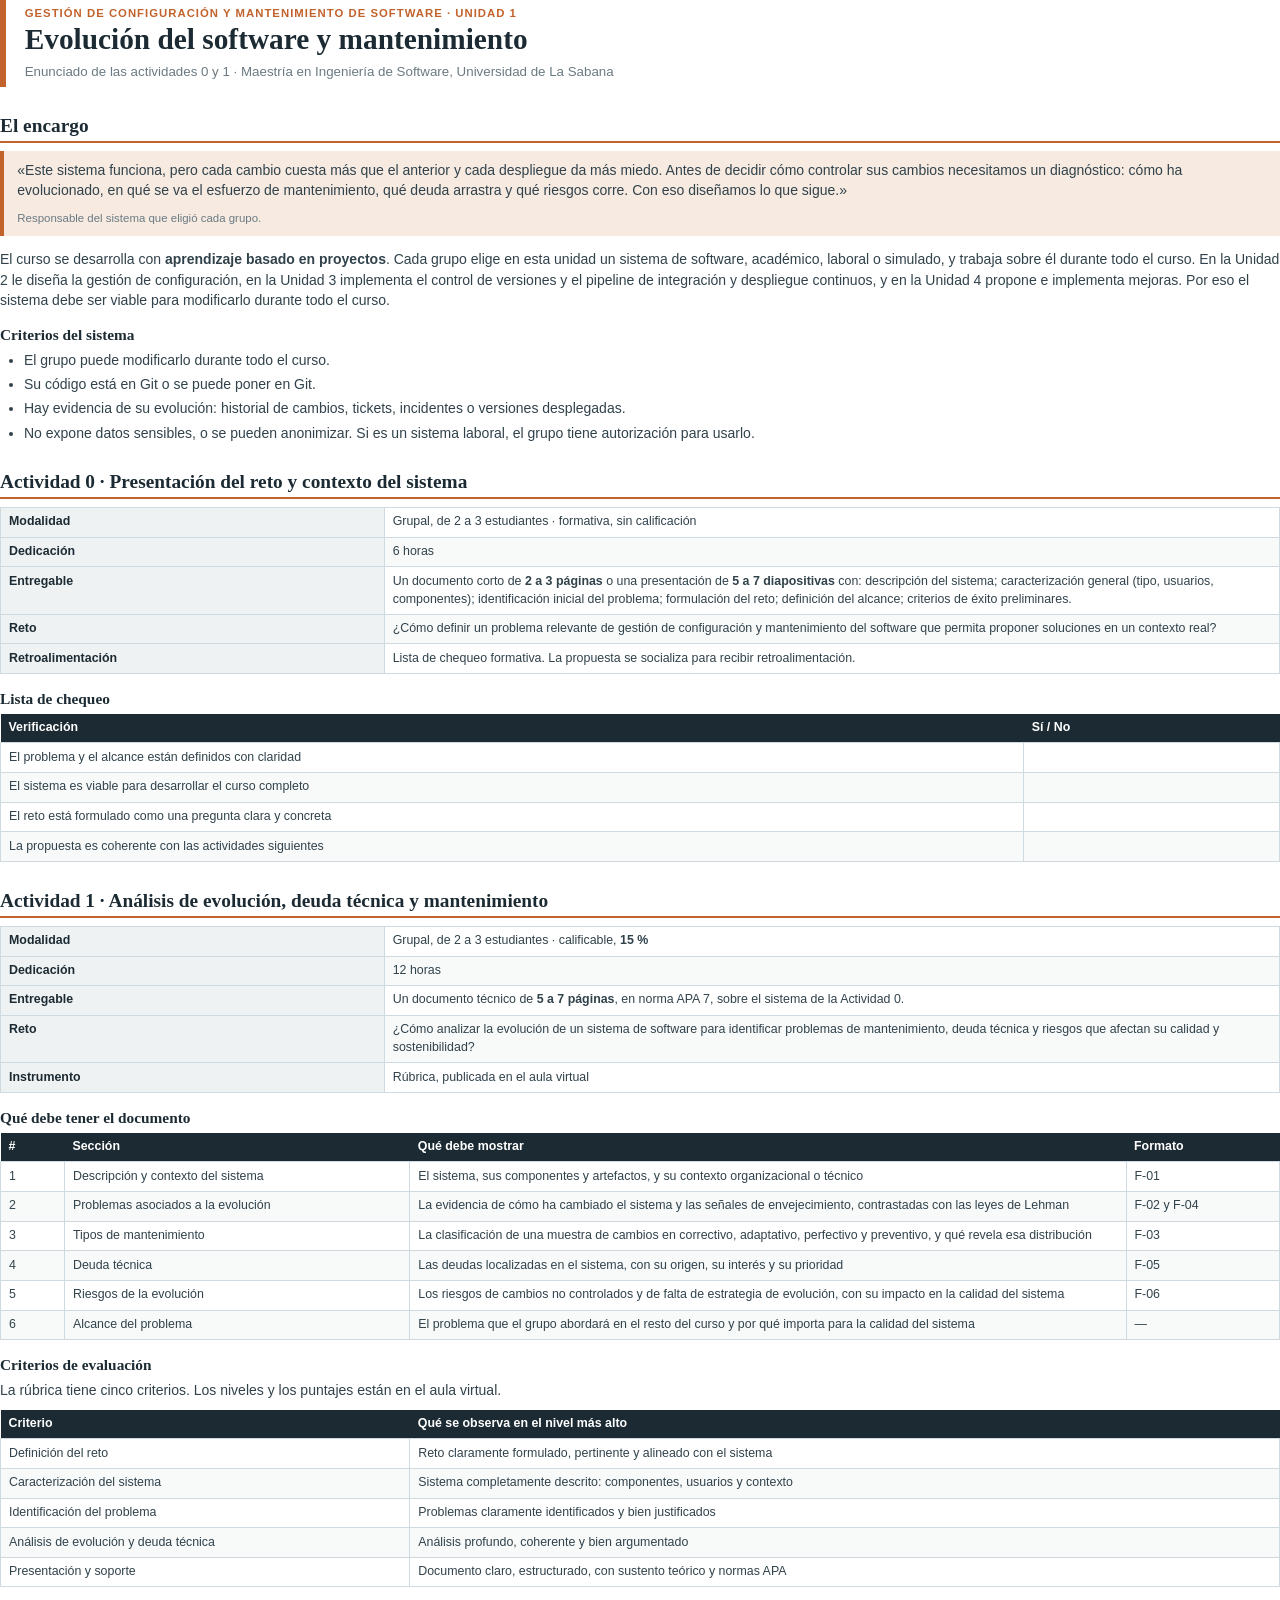
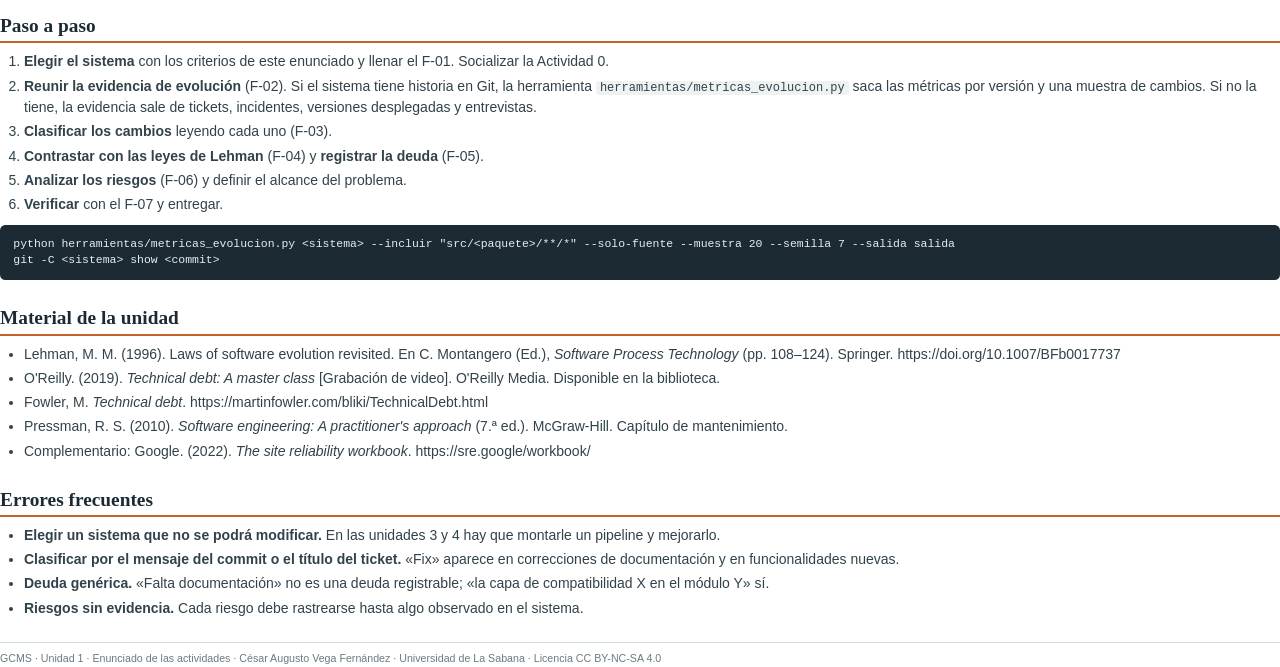
<file: fuentes/GCMS_S1_Enunciado_Actividades.html>
<!DOCTYPE html>
<html lang="es">
<head>
<meta charset="UTF-8"/>
<title>GCMS S1 · Enunciado de las actividades de la Unidad 1</title>
<link rel="stylesheet" href="documentos.css"/>
</head>
<body>

<div class="portada">
  <div class="kicker">Gestión de Configuración y Mantenimiento de Software · Unidad 1</div>
  <h1>Evolución del software y mantenimiento</h1>
  <div class="sub">Enunciado de las actividades 0 y 1 · Maestría en Ingeniería de Software, Universidad de La Sabana</div>
</div>

<h2>El encargo</h2>
<div class="recuadro crema">
  <p>«Este sistema funciona, pero cada cambio cuesta más que el anterior y cada despliegue da más miedo. Antes de
  decidir cómo controlar sus cambios necesitamos un diagnóstico: cómo ha evolucionado, en qué se va el esfuerzo de
  mantenimiento, qué deuda arrastra y qué riesgos corre. Con eso diseñamos lo que sigue.»</p>
  <p class="nota">Responsable del sistema que eligió cada grupo.</p>
</div>
<p>El curso se desarrolla con <b>aprendizaje basado en proyectos</b>. Cada grupo elige en esta unidad un sistema de
software, académico, laboral o simulado, y trabaja sobre él durante todo el curso. En la Unidad 2 le diseña la gestión de configuración, en la Unidad 3 implementa el control de versiones y el pipeline de integración y
despliegue continuos, y en la Unidad 4 propone e implementa mejoras. Por eso el sistema debe ser viable para
modificarlo durante todo el curso.</p>

<h3>Criterios del sistema</h3>
<ul>
  <li>El grupo puede modificarlo durante todo el curso.</li>
  <li>Su código está en Git o se puede poner en Git.</li>
  <li>Hay evidencia de su evolución: historial de cambios, tickets, incidentes o versiones desplegadas.</li>
  <li>No expone datos sensibles, o se pueden anonimizar. Si es un sistema laboral, el grupo tiene autorización para usarlo.</li>
</ul>

<h2>Actividad 0 · Presentación del reto y contexto del sistema</h2>
<table>
  <tbody>
    <tr><td class="campo">Modalidad</td><td>Grupal, de 2 a 3 estudiantes · formativa, sin calificación</td></tr>
    <tr><td class="campo">Dedicación</td><td>6 horas</td></tr>
    <tr><td class="campo">Entregable</td><td>Un documento corto de <b>2 a 3 páginas</b> o una presentación de <b>5 a 7 diapositivas</b> con:
      descripción del sistema; caracterización general (tipo, usuarios, componentes); identificación inicial del problema;
      formulación del reto; definición del alcance; criterios de éxito preliminares.</td></tr>
    <tr><td class="campo">Reto</td><td>¿Cómo definir un problema relevante de gestión de configuración y mantenimiento del software que permita proponer soluciones en un contexto real?</td></tr>
    <tr><td class="campo">Retroalimentación</td><td>Lista de chequeo formativa. La propuesta se socializa para recibir retroalimentación.</td></tr>
  </tbody>
</table>
<h3>Lista de chequeo</h3>
<table>
  <thead><tr><th style="width:80%">Verificación</th><th>Sí / No</th></tr></thead>
  <tbody>
    <tr><td>El problema y el alcance están definidos con claridad</td><td></td></tr>
    <tr><td>El sistema es viable para desarrollar el curso completo</td><td></td></tr>
    <tr><td>El reto está formulado como una pregunta clara y concreta</td><td></td></tr>
    <tr><td>La propuesta es coherente con las actividades siguientes</td><td></td></tr>
  </tbody>
</table>

<h2>Actividad 1 · Análisis de evolución, deuda técnica y mantenimiento</h2>
<table>
  <tbody>
    <tr><td class="campo">Modalidad</td><td>Grupal, de 2 a 3 estudiantes · calificable, <b>15 %</b></td></tr>
    <tr><td class="campo">Dedicación</td><td>12 horas</td></tr>
    <tr><td class="campo">Entregable</td><td>Un documento técnico de <b>5 a 7 páginas</b>, en norma APA 7, sobre el sistema de la Actividad 0.</td></tr>
    <tr><td class="campo">Reto</td><td>¿Cómo analizar la evolución de un sistema de software para identificar problemas de mantenimiento, deuda técnica y riesgos que afectan su calidad y sostenibilidad?</td></tr>
    <tr><td class="campo">Instrumento</td><td>Rúbrica, publicada en el aula virtual</td></tr>
  </tbody>
</table>

<h3>Qué debe tener el documento</h3>
<table>
  <thead><tr><th style="width:5%">#</th><th style="width:27%">Sección</th><th>Qué debe mostrar</th><th style="width:12%">Formato</th></tr></thead>
  <tbody>
    <tr><td>1</td><td>Descripción y contexto del sistema</td><td>El sistema, sus componentes y artefactos, y su contexto organizacional o técnico</td><td>F-01</td></tr>
    <tr><td>2</td><td>Problemas asociados a la evolución</td><td>La evidencia de cómo ha cambiado el sistema y las señales de envejecimiento, contrastadas con las leyes de Lehman</td><td>F-02 y F-04</td></tr>
    <tr><td>3</td><td>Tipos de mantenimiento</td><td>La clasificación de una muestra de cambios en correctivo, adaptativo, perfectivo y preventivo, y qué revela esa distribución</td><td>F-03</td></tr>
    <tr><td>4</td><td>Deuda técnica</td><td>Las deudas localizadas en el sistema, con su origen, su interés y su prioridad</td><td>F-05</td></tr>
    <tr><td>5</td><td>Riesgos de la evolución</td><td>Los riesgos de cambios no controlados y de falta de estrategia de evolución, con su impacto en la calidad del sistema</td><td>F-06</td></tr>
    <tr><td>6</td><td>Alcance del problema</td><td>El problema que el grupo abordará en el resto del curso y por qué importa para la calidad del sistema</td><td>—</td></tr>
  </tbody>
</table>

<h3>Criterios de evaluación</h3>
<p>La rúbrica tiene cinco criterios. Los niveles y los puntajes están en el aula virtual.</p>
<table>
  <thead><tr><th style="width:32%">Criterio</th><th>Qué se observa en el nivel más alto</th></tr></thead>
  <tbody>
    <tr><td>Definición del reto</td><td>Reto claramente formulado, pertinente y alineado con el sistema</td></tr>
    <tr><td>Caracterización del sistema</td><td>Sistema completamente descrito: componentes, usuarios y contexto</td></tr>
    <tr><td>Identificación del problema</td><td>Problemas claramente identificados y bien justificados</td></tr>
    <tr><td>Análisis de evolución y deuda técnica</td><td>Análisis profundo, coherente y bien argumentado</td></tr>
    <tr><td>Presentación y soporte</td><td>Documento claro, estructurado, con sustento teórico y normas APA</td></tr>
  </tbody>
</table>

<h2>Paso a paso</h2>
<ol>
  <li><b>Elegir el sistema</b> con los criterios de este enunciado y llenar el F-01. Socializar la Actividad 0.</li>
  <li><b>Reunir la evidencia de evolución</b> (F-02). Si el sistema tiene historia en Git, la herramienta
  <code>herramientas/metricas_evolucion.py</code> saca las métricas por versión y una muestra de cambios. Si no la tiene,
  la evidencia sale de tickets, incidentes, versiones desplegadas y entrevistas.</li>
  <li><b>Clasificar los cambios</b> leyendo cada uno (F-03).</li>
  <li><b>Contrastar con las leyes de Lehman</b> (F-04) y <b>registrar la deuda</b> (F-05).</li>
  <li><b>Analizar los riesgos</b> (F-06) y definir el alcance del problema.</li>
  <li><b>Verificar</b> con el F-07 y entregar.</li>
</ol>
<pre>python herramientas/metricas_evolucion.py &lt;sistema&gt; --incluir "src/&lt;paquete&gt;/**/*" --solo-fuente --muestra 20 --semilla 7 --salida salida
git -C &lt;sistema&gt; show &lt;commit&gt;</pre>

<h2>Material de la unidad</h2>
<ul>
  <li>Lehman, M. M. (1996). Laws of software evolution revisited. En C. Montangero (Ed.), <i>Software Process Technology</i> (pp. 108–124). Springer. https://doi.org/10.1007/BFb0017737</li>
  <li>O'Reilly. (2019). <i>Technical debt: A master class</i> [Grabación de video]. O'Reilly Media. Disponible en la biblioteca.</li>
  <li>Fowler, M. <i>Technical debt</i>. https://martinfowler.com/bliki/TechnicalDebt.html</li>
  <li>Pressman, R. S. (2010). <i>Software engineering: A practitioner's approach</i> (7.ª ed.). McGraw-Hill. Capítulo de mantenimiento.</li>
  <li>Complementario: Google. (2022). <i>The site reliability workbook</i>. https://sre.google/workbook/</li>
</ul>

<h2>Errores frecuentes</h2>
<ul>
  <li><b>Elegir un sistema que no se podrá modificar.</b> En las unidades 3 y 4 hay que montarle un pipeline y mejorarlo.</li>
  <li><b>Clasificar por el mensaje del commit o el título del ticket.</b> «Fix» aparece en correcciones de documentación y en funcionalidades nuevas.</li>
  <li><b>Deuda genérica.</b> «Falta documentación» no es una deuda registrable; «la capa de compatibilidad X en el módulo Y» sí.</li>
  <li><b>Riesgos sin evidencia.</b> Cada riesgo debe rastrearse hasta algo observado en el sistema.</li>
</ul>

<div class="pie-doc">GCMS · Unidad 1 · Enunciado de las actividades · César Augusto Vega Fernández · Universidad de La Sabana ·
Licencia CC BY-NC-SA 4.0</div>
</body>
</html>
</file>
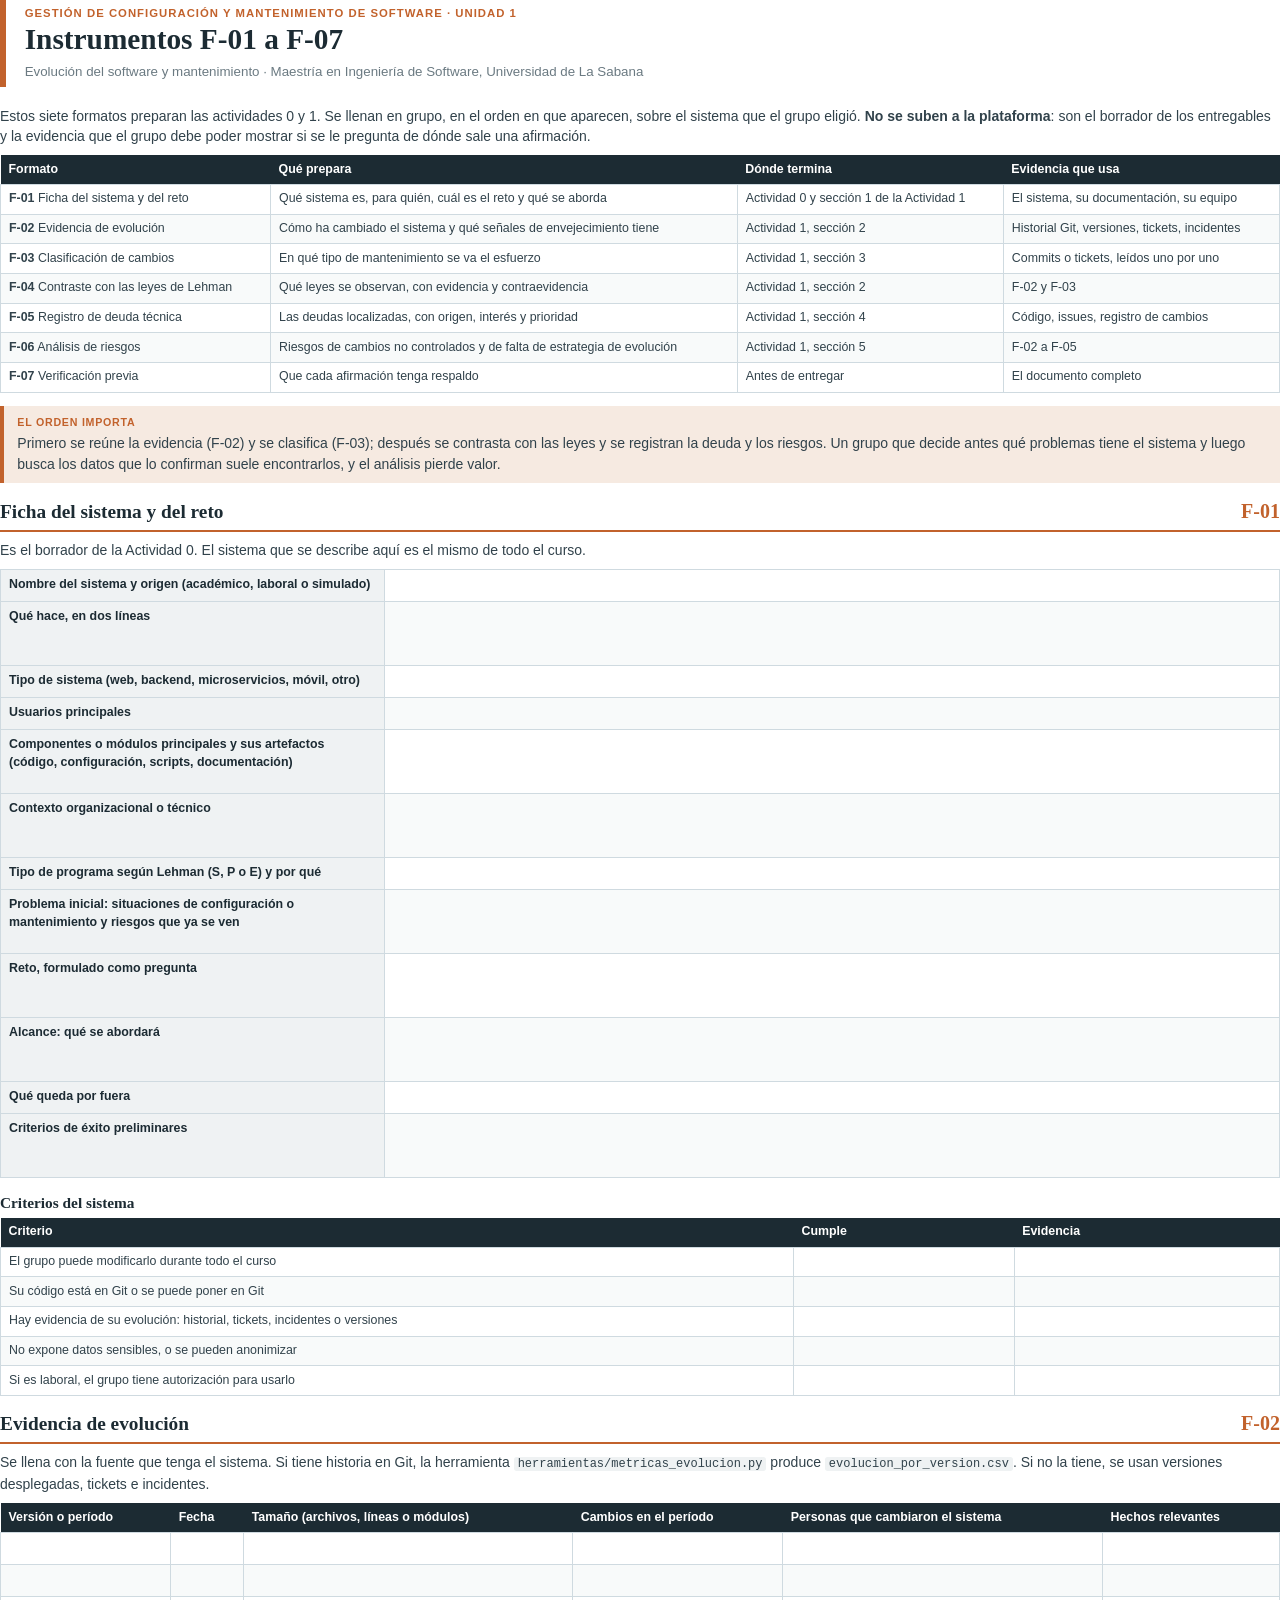
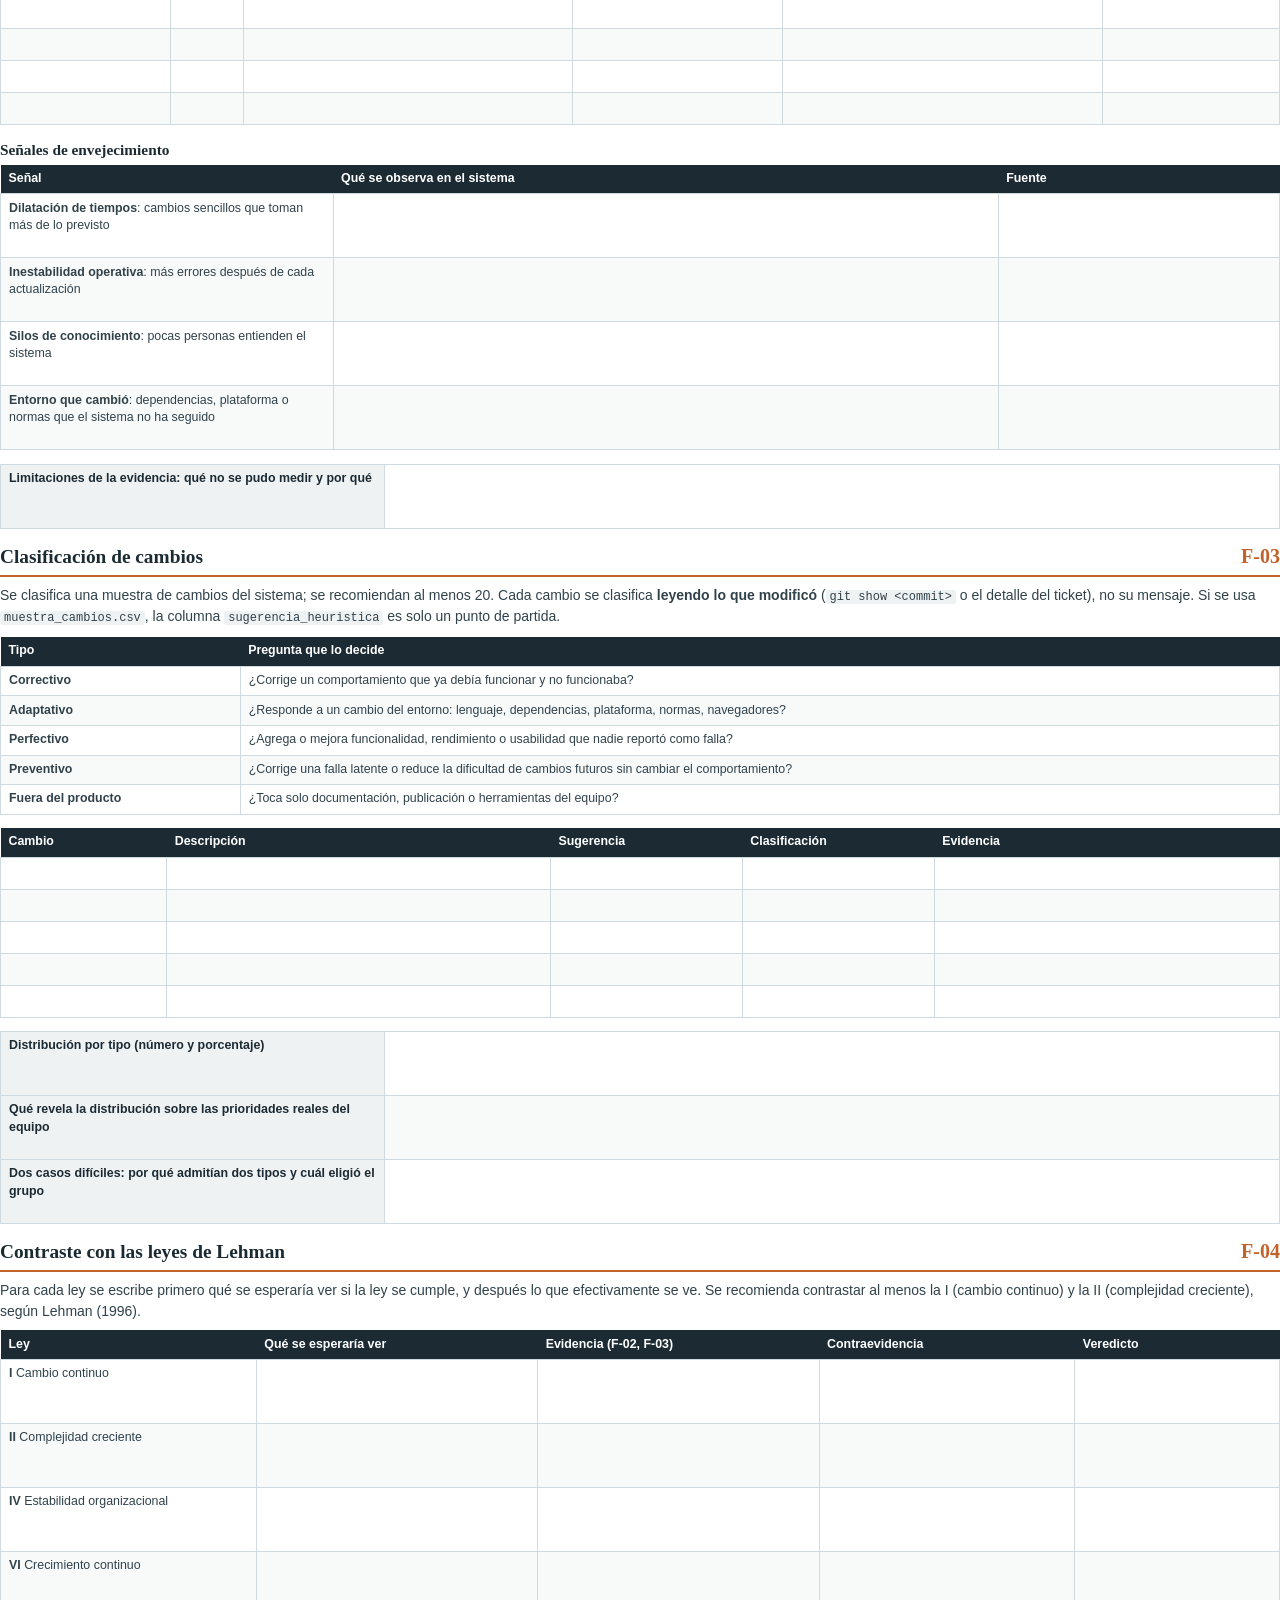
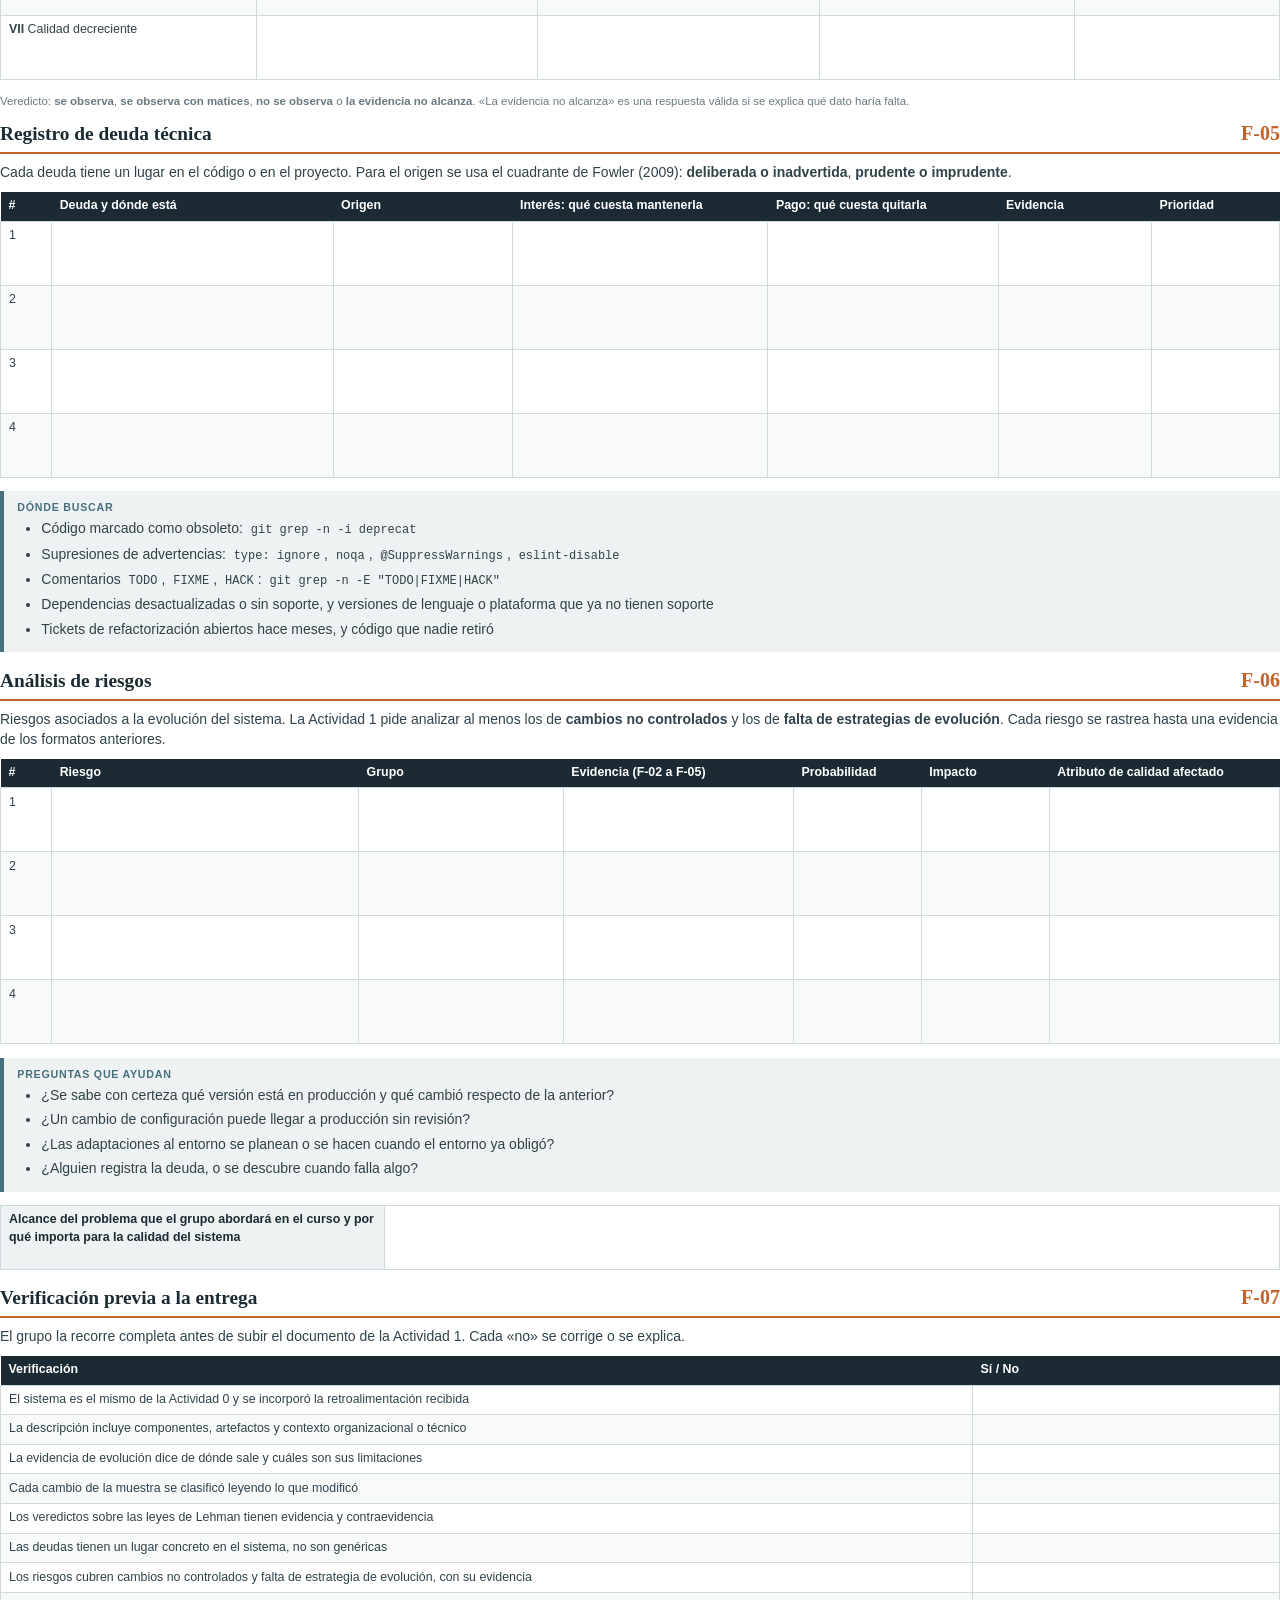
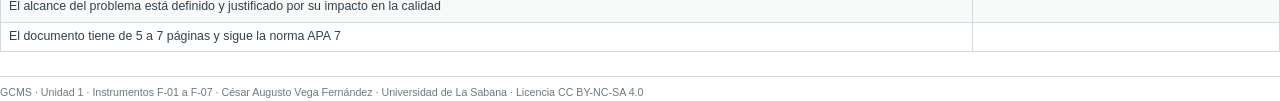
<file: fuentes/GCMS_S1_Instrumentos.html>
<!DOCTYPE html>
<html lang="es">
<head>
<meta charset="UTF-8"/>
<title>GCMS S1 · Instrumentos F-01 a F-07</title>
<link rel="stylesheet" href="documentos.css"/>
</head>
<body>

<div class="portada">
  <div class="kicker">Gestión de Configuración y Mantenimiento de Software · Unidad 1</div>
  <h1>Instrumentos F-01 a F-07</h1>
  <div class="sub">Evolución del software y mantenimiento · Maestría en Ingeniería de Software, Universidad de La Sabana</div>
</div>

<p>Estos siete formatos preparan las actividades 0 y 1. Se llenan en grupo, en el orden en que aparecen, sobre el
sistema que el grupo eligió. <b>No se suben a la plataforma</b>: son el borrador de los entregables y la evidencia
que el grupo debe poder mostrar si se le pregunta de dónde sale una afirmación.</p>

<table>
  <thead><tr><th>Formato</th><th>Qué prepara</th><th>Dónde termina</th><th>Evidencia que usa</th></tr></thead>
  <tbody>
    <tr><td><b>F-01</b> Ficha del sistema y del reto</td><td>Qué sistema es, para quién, cuál es el reto y qué se aborda</td><td>Actividad 0 y sección 1 de la Actividad 1</td><td>El sistema, su documentación, su equipo</td></tr>
    <tr><td><b>F-02</b> Evidencia de evolución</td><td>Cómo ha cambiado el sistema y qué señales de envejecimiento tiene</td><td>Actividad 1, sección 2</td><td>Historial Git, versiones, tickets, incidentes</td></tr>
    <tr><td><b>F-03</b> Clasificación de cambios</td><td>En qué tipo de mantenimiento se va el esfuerzo</td><td>Actividad 1, sección 3</td><td>Commits o tickets, leídos uno por uno</td></tr>
    <tr><td><b>F-04</b> Contraste con las leyes de Lehman</td><td>Qué leyes se observan, con evidencia y contraevidencia</td><td>Actividad 1, sección 2</td><td>F-02 y F-03</td></tr>
    <tr><td><b>F-05</b> Registro de deuda técnica</td><td>Las deudas localizadas, con origen, interés y prioridad</td><td>Actividad 1, sección 4</td><td>Código, issues, registro de cambios</td></tr>
    <tr><td><b>F-06</b> Análisis de riesgos</td><td>Riesgos de cambios no controlados y de falta de estrategia de evolución</td><td>Actividad 1, sección 5</td><td>F-02 a F-05</td></tr>
    <tr><td><b>F-07</b> Verificación previa</td><td>Que cada afirmación tenga respaldo</td><td>Antes de entregar</td><td>El documento completo</td></tr>
  </tbody>
</table>

<div class="recuadro crema">
  <span class="rot">El orden importa</span>
  <p>Primero se reúne la evidencia (F-02) y se clasifica (F-03); después se contrasta con las leyes y se registran la
  deuda y los riesgos. Un grupo que decide antes qué problemas tiene el sistema y luego busca los datos que lo
  confirman suele encontrarlos, y el análisis pierde valor.</p>
</div>

<!-- ============================================================ F-01 -->
<div class="salto"></div>
<div class="formato-cab"><h2>Ficha del sistema y del reto</h2><span class="codigo">F-01</span></div>
<p>Es el borrador de la Actividad 0. El sistema que se describe aquí es el mismo de todo el curso.</p>
<table>
  <tbody>
    <tr><td class="campo">Nombre del sistema y origen (académico, laboral o simulado)</td><td class="vacio"></td></tr>
    <tr><td class="campo">Qué hace, en dos líneas</td><td class="vacio alto"></td></tr>
    <tr><td class="campo">Tipo de sistema (web, backend, microservicios, móvil, otro)</td><td class="vacio"></td></tr>
    <tr><td class="campo">Usuarios principales</td><td class="vacio"></td></tr>
    <tr><td class="campo">Componentes o módulos principales y sus artefactos (código, configuración, scripts, documentación)</td><td class="vacio alto"></td></tr>
    <tr><td class="campo">Contexto organizacional o técnico</td><td class="vacio alto"></td></tr>
    <tr><td class="campo">Tipo de programa según Lehman (S, P o E) y por qué</td><td class="vacio"></td></tr>
    <tr><td class="campo">Problema inicial: situaciones de configuración o mantenimiento y riesgos que ya se ven</td><td class="vacio alto"></td></tr>
    <tr><td class="campo">Reto, formulado como pregunta</td><td class="vacio alto"></td></tr>
    <tr><td class="campo">Alcance: qué se abordará</td><td class="vacio alto"></td></tr>
    <tr><td class="campo">Qué queda por fuera</td><td class="vacio"></td></tr>
    <tr><td class="campo">Criterios de éxito preliminares</td><td class="vacio alto"></td></tr>
  </tbody>
</table>
<h3>Criterios del sistema</h3>
<table>
  <thead><tr><th style="width:62%">Criterio</th><th>Cumple</th><th>Evidencia</th></tr></thead>
  <tbody>
    <tr><td>El grupo puede modificarlo durante todo el curso</td><td></td><td></td></tr>
    <tr><td>Su código está en Git o se puede poner en Git</td><td></td><td></td></tr>
    <tr><td>Hay evidencia de su evolución: historial, tickets, incidentes o versiones</td><td></td><td></td></tr>
    <tr><td>No expone datos sensibles, o se pueden anonimizar</td><td></td><td></td></tr>
    <tr><td>Si es laboral, el grupo tiene autorización para usarlo</td><td></td><td></td></tr>
  </tbody>
</table>

<!-- ============================================================ F-02 -->
<div class="salto"></div>
<div class="formato-cab"><h2>Evidencia de evolución</h2><span class="codigo">F-02</span></div>
<p>Se llena con la fuente que tenga el sistema. Si tiene historia en Git, la herramienta
<code>herramientas/metricas_evolucion.py</code> produce <code>evolucion_por_version.csv</code>. Si no la tiene, se usan
versiones desplegadas, tickets e incidentes.</p>
<table>
  <thead><tr><th>Versión o período</th><th>Fecha</th><th>Tamaño (archivos, líneas o módulos)</th><th>Cambios en el período</th><th>Personas que cambiaron el sistema</th><th>Hechos relevantes</th></tr></thead>
  <tbody>
    <tr><td class="vacio"></td><td></td><td></td><td></td><td></td><td></td></tr>
    <tr><td class="vacio"></td><td></td><td></td><td></td><td></td><td></td></tr>
    <tr><td class="vacio"></td><td></td><td></td><td></td><td></td><td></td></tr>
    <tr><td class="vacio"></td><td></td><td></td><td></td><td></td><td></td></tr>
    <tr><td class="vacio"></td><td></td><td></td><td></td><td></td><td></td></tr>
    <tr><td class="vacio"></td><td></td><td></td><td></td><td></td><td></td></tr>
  </tbody>
</table>
<h3>Señales de envejecimiento</h3>
<table>
  <thead><tr><th style="width:26%">Señal</th><th>Qué se observa en el sistema</th><th style="width:22%">Fuente</th></tr></thead>
  <tbody>
    <tr><td><b>Dilatación de tiempos</b>: cambios sencillos que toman más de lo previsto</td><td class="vacio alto"></td><td></td></tr>
    <tr><td><b>Inestabilidad operativa</b>: más errores después de cada actualización</td><td class="vacio alto"></td><td></td></tr>
    <tr><td><b>Silos de conocimiento</b>: pocas personas entienden el sistema</td><td class="vacio alto"></td><td></td></tr>
    <tr><td><b>Entorno que cambió</b>: dependencias, plataforma o normas que el sistema no ha seguido</td><td class="vacio alto"></td><td></td></tr>
  </tbody>
</table>
<table>
  <tbody>
    <tr><td class="campo">Limitaciones de la evidencia: qué no se pudo medir y por qué</td><td class="vacio alto"></td></tr>
  </tbody>
</table>

<!-- ============================================================ F-03 -->
<div class="salto"></div>
<div class="formato-cab"><h2>Clasificación de cambios</h2><span class="codigo">F-03</span></div>
<p>Se clasifica una muestra de cambios del sistema; se recomiendan al menos 20. Cada cambio se clasifica <b>leyendo
lo que modificó</b> (<code>git show &lt;commit&gt;</code> o el detalle del ticket), no su mensaje. Si se usa
<code>muestra_cambios.csv</code>, la columna <code>sugerencia_heuristica</code> es solo un punto de partida.</p>
<table>
  <thead><tr><th>Tipo</th><th>Pregunta que lo decide</th></tr></thead>
  <tbody>
    <tr><td><b>Correctivo</b></td><td>¿Corrige un comportamiento que ya debía funcionar y no funcionaba?</td></tr>
    <tr><td><b>Adaptativo</b></td><td>¿Responde a un cambio del entorno: lenguaje, dependencias, plataforma, normas, navegadores?</td></tr>
    <tr><td><b>Perfectivo</b></td><td>¿Agrega o mejora funcionalidad, rendimiento o usabilidad que nadie reportó como falla?</td></tr>
    <tr><td><b>Preventivo</b></td><td>¿Corrige una falla latente o reduce la dificultad de cambios futuros sin cambiar el comportamiento?</td></tr>
    <tr><td><b>Fuera del producto</b></td><td>¿Toca solo documentación, publicación o herramientas del equipo?</td></tr>
  </tbody>
</table>
<table>
  <thead><tr><th style="width:13%">Cambio</th><th style="width:30%">Descripción</th><th style="width:15%">Sugerencia</th><th style="width:15%">Clasificación</th><th>Evidencia</th></tr></thead>
  <tbody>
    <tr><td class="vacio"></td><td></td><td></td><td></td><td></td></tr>
    <tr><td class="vacio"></td><td></td><td></td><td></td><td></td></tr>
    <tr><td class="vacio"></td><td></td><td></td><td></td><td></td></tr>
    <tr><td class="vacio"></td><td></td><td></td><td></td><td></td></tr>
    <tr><td class="vacio"></td><td></td><td></td><td></td><td></td></tr>
  </tbody>
</table>
<table>
  <tbody>
    <tr><td class="campo">Distribución por tipo (número y porcentaje)</td><td class="vacio alto"></td></tr>
    <tr><td class="campo">Qué revela la distribución sobre las prioridades reales del equipo</td><td class="vacio alto"></td></tr>
    <tr><td class="campo">Dos casos difíciles: por qué admitían dos tipos y cuál eligió el grupo</td><td class="vacio alto"></td></tr>
  </tbody>
</table>

<!-- ============================================================ F-04 -->
<div class="salto"></div>
<div class="formato-cab"><h2>Contraste con las leyes de Lehman</h2><span class="codigo">F-04</span></div>
<p>Para cada ley se escribe primero qué se esperaría ver si la ley se cumple, y después lo que efectivamente se ve.
Se recomienda contrastar al menos la I (cambio continuo) y la II (complejidad creciente), según Lehman (1996).</p>
<table>
  <thead><tr><th style="width:20%">Ley</th><th style="width:22%">Qué se esperaría ver</th><th style="width:22%">Evidencia (F-02, F-03)</th><th style="width:20%">Contraevidencia</th><th>Veredicto</th></tr></thead>
  <tbody>
    <tr><td><b>I</b> Cambio continuo</td><td class="vacio alto"></td><td></td><td></td><td></td></tr>
    <tr><td><b>II</b> Complejidad creciente</td><td class="vacio alto"></td><td></td><td></td><td></td></tr>
    <tr><td><b>IV</b> Estabilidad organizacional</td><td class="vacio alto"></td><td></td><td></td><td></td></tr>
    <tr><td><b>VI</b> Crecimiento continuo</td><td class="vacio alto"></td><td></td><td></td><td></td></tr>
    <tr><td><b>VII</b> Calidad decreciente</td><td class="vacio alto"></td><td></td><td></td><td></td></tr>
  </tbody>
</table>
<p class="nota">Veredicto: <b>se observa</b>, <b>se observa con matices</b>, <b>no se observa</b> o <b>la evidencia no
alcanza</b>. «La evidencia no alcanza» es una respuesta válida si se explica qué dato haría falta.</p>

<!-- ============================================================ F-05 -->
<div class="salto"></div>
<div class="formato-cab"><h2>Registro de deuda técnica</h2><span class="codigo">F-05</span></div>
<p>Cada deuda tiene un lugar en el código o en el proyecto. Para el origen se usa el cuadrante de Fowler (2009):
<b>deliberada o inadvertida</b>, <b>prudente o imprudente</b>.</p>
<table>
  <thead><tr><th style="width:4%">#</th><th style="width:22%">Deuda y dónde está</th><th style="width:14%">Origen</th><th style="width:20%">Interés: qué cuesta mantenerla</th><th style="width:18%">Pago: qué cuesta quitarla</th><th style="width:12%">Evidencia</th><th>Prioridad</th></tr></thead>
  <tbody>
    <tr><td>1</td><td class="vacio alto"></td><td></td><td></td><td></td><td></td><td></td></tr>
    <tr><td>2</td><td class="vacio alto"></td><td></td><td></td><td></td><td></td><td></td></tr>
    <tr><td>3</td><td class="vacio alto"></td><td></td><td></td><td></td><td></td><td></td></tr>
    <tr><td>4</td><td class="vacio alto"></td><td></td><td></td><td></td><td></td><td></td></tr>
  </tbody>
</table>
<div class="recuadro">
  <span class="rot">Dónde buscar</span>
  <ul>
    <li>Código marcado como obsoleto: <code>git grep -n -i deprecat</code></li>
    <li>Supresiones de advertencias: <code>type: ignore</code>, <code>noqa</code>, <code>@SuppressWarnings</code>, <code>eslint-disable</code></li>
    <li>Comentarios <code>TODO</code>, <code>FIXME</code>, <code>HACK</code>: <code>git grep -n -E "TODO|FIXME|HACK"</code></li>
    <li>Dependencias desactualizadas o sin soporte, y versiones de lenguaje o plataforma que ya no tienen soporte</li>
    <li>Tickets de refactorización abiertos hace meses, y código que nadie retiró</li>
  </ul>
</div>

<!-- ============================================================ F-06 -->
<div class="salto"></div>
<div class="formato-cab"><h2>Análisis de riesgos</h2><span class="codigo">F-06</span></div>
<p>Riesgos asociados a la evolución del sistema. La Actividad 1 pide analizar al menos los de <b>cambios no
controlados</b> y los de <b>falta de estrategias de evolución</b>. Cada riesgo se rastrea hasta una evidencia de los
formatos anteriores.</p>
<table>
  <thead><tr><th style="width:4%">#</th><th style="width:24%">Riesgo</th><th style="width:16%">Grupo</th><th style="width:18%">Evidencia (F-02 a F-05)</th><th style="width:10%">Probabilidad</th><th style="width:10%">Impacto</th><th>Atributo de calidad afectado</th></tr></thead>
  <tbody>
    <tr><td>1</td><td class="vacio alto"></td><td></td><td></td><td></td><td></td><td></td></tr>
    <tr><td>2</td><td class="vacio alto"></td><td></td><td></td><td></td><td></td><td></td></tr>
    <tr><td>3</td><td class="vacio alto"></td><td></td><td></td><td></td><td></td><td></td></tr>
    <tr><td>4</td><td class="vacio alto"></td><td></td><td></td><td></td><td></td><td></td></tr>
  </tbody>
</table>
<div class="recuadro">
  <span class="rot">Preguntas que ayudan</span>
  <ul>
    <li>¿Se sabe con certeza qué versión está en producción y qué cambió respecto de la anterior?</li>
    <li>¿Un cambio de configuración puede llegar a producción sin revisión?</li>
    <li>¿Las adaptaciones al entorno se planean o se hacen cuando el entorno ya obligó?</li>
    <li>¿Alguien registra la deuda, o se descubre cuando falla algo?</li>
  </ul>
</div>
<table>
  <tbody>
    <tr><td class="campo">Alcance del problema que el grupo abordará en el curso y por qué importa para la calidad del sistema</td><td class="vacio alto"></td></tr>
  </tbody>
</table>

<!-- ============================================================ F-07 -->
<div class="salto"></div>
<div class="formato-cab"><h2>Verificación previa a la entrega</h2><span class="codigo">F-07</span></div>
<p>El grupo la recorre completa antes de subir el documento de la Actividad 1. Cada «no» se corrige o se explica.</p>
<table>
  <thead><tr><th style="width:76%">Verificación</th><th>Sí / No</th></tr></thead>
  <tbody>
    <tr><td>El sistema es el mismo de la Actividad 0 y se incorporó la retroalimentación recibida</td><td></td></tr>
    <tr><td>La descripción incluye componentes, artefactos y contexto organizacional o técnico</td><td></td></tr>
    <tr><td>La evidencia de evolución dice de dónde sale y cuáles son sus limitaciones</td><td></td></tr>
    <tr><td>Cada cambio de la muestra se clasificó leyendo lo que modificó</td><td></td></tr>
    <tr><td>Los veredictos sobre las leyes de Lehman tienen evidencia y contraevidencia</td><td></td></tr>
    <tr><td>Las deudas tienen un lugar concreto en el sistema, no son genéricas</td><td></td></tr>
    <tr><td>Los riesgos cubren cambios no controlados y falta de estrategia de evolución, con su evidencia</td><td></td></tr>
    <tr><td>El alcance del problema está definido y justificado por su impacto en la calidad</td><td></td></tr>
    <tr><td>El documento tiene de 5 a 7 páginas y sigue la norma APA 7</td><td></td></tr>
  </tbody>
</table>

<div class="pie-doc">GCMS · Unidad 1 · Instrumentos F-01 a F-07 · César Augusto Vega Fernández · Universidad de La Sabana ·
Licencia CC BY-NC-SA 4.0</div>
</body>
</html>
</file>
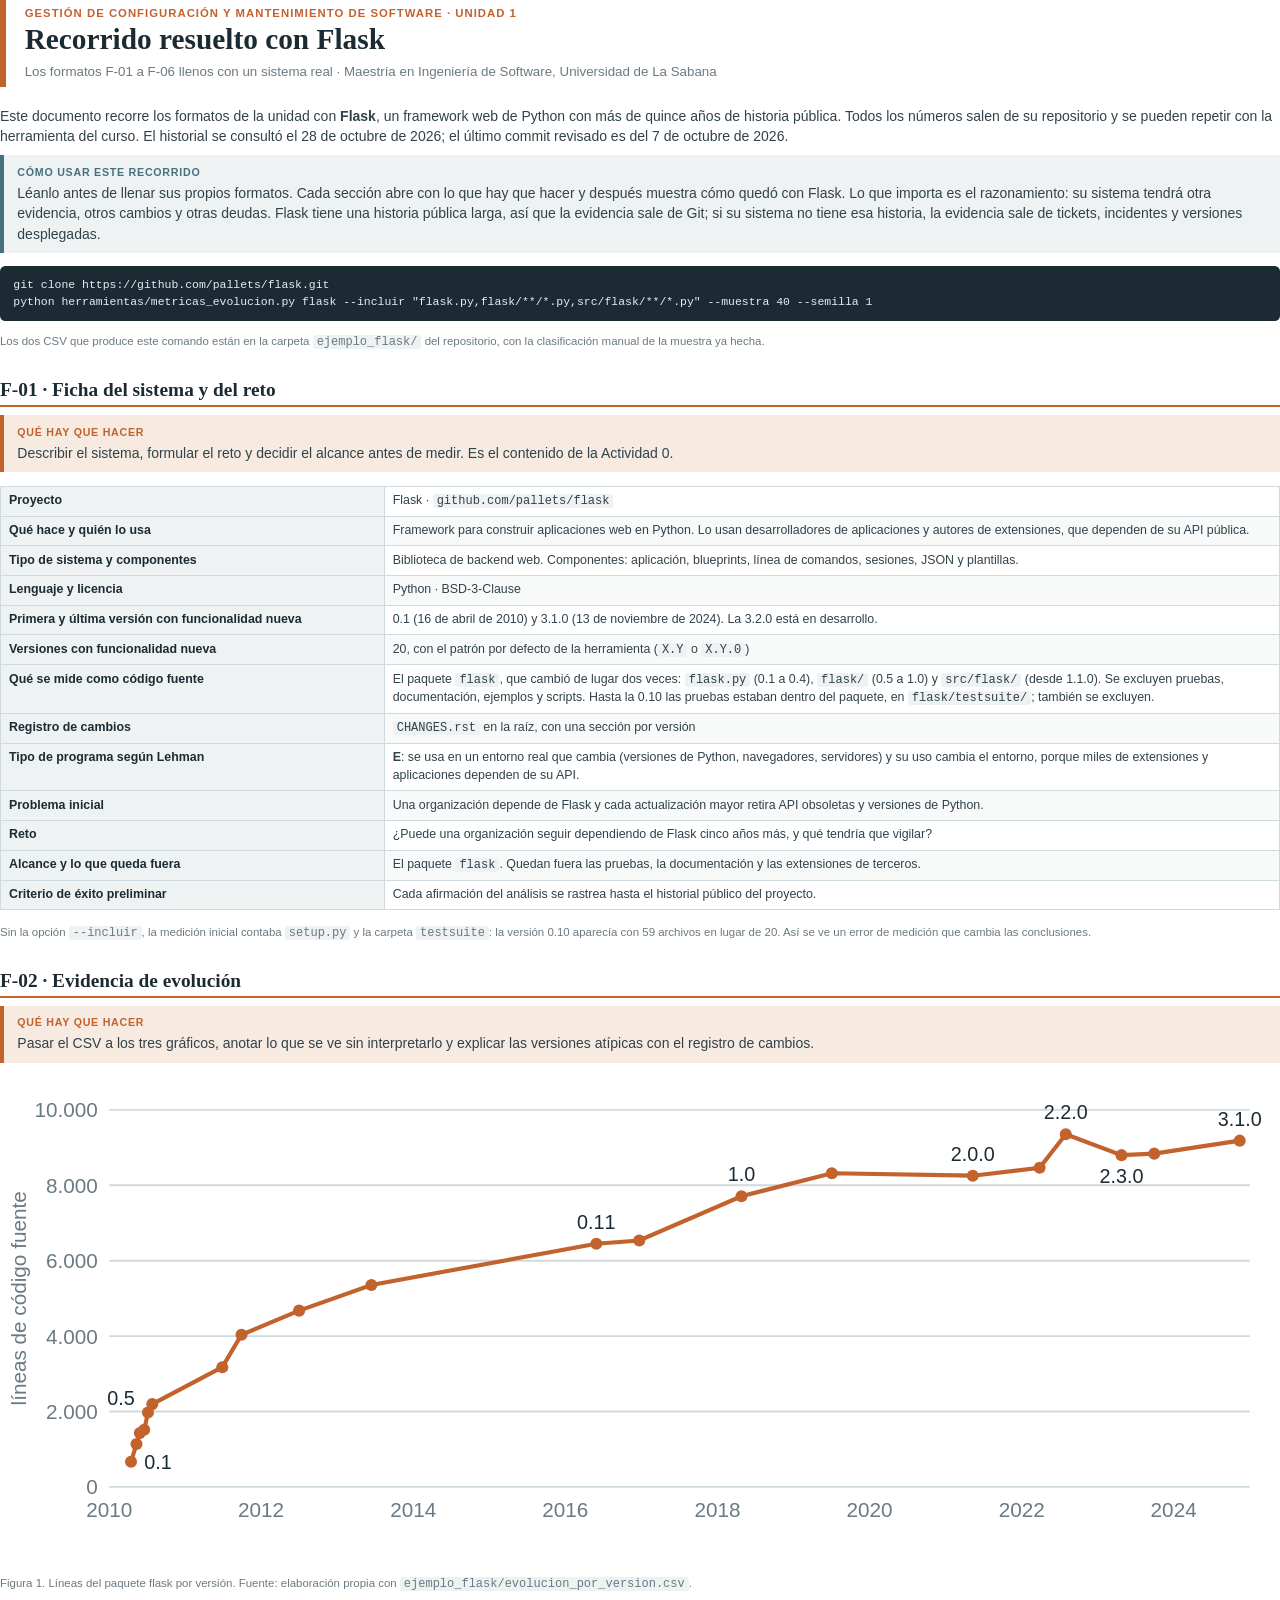
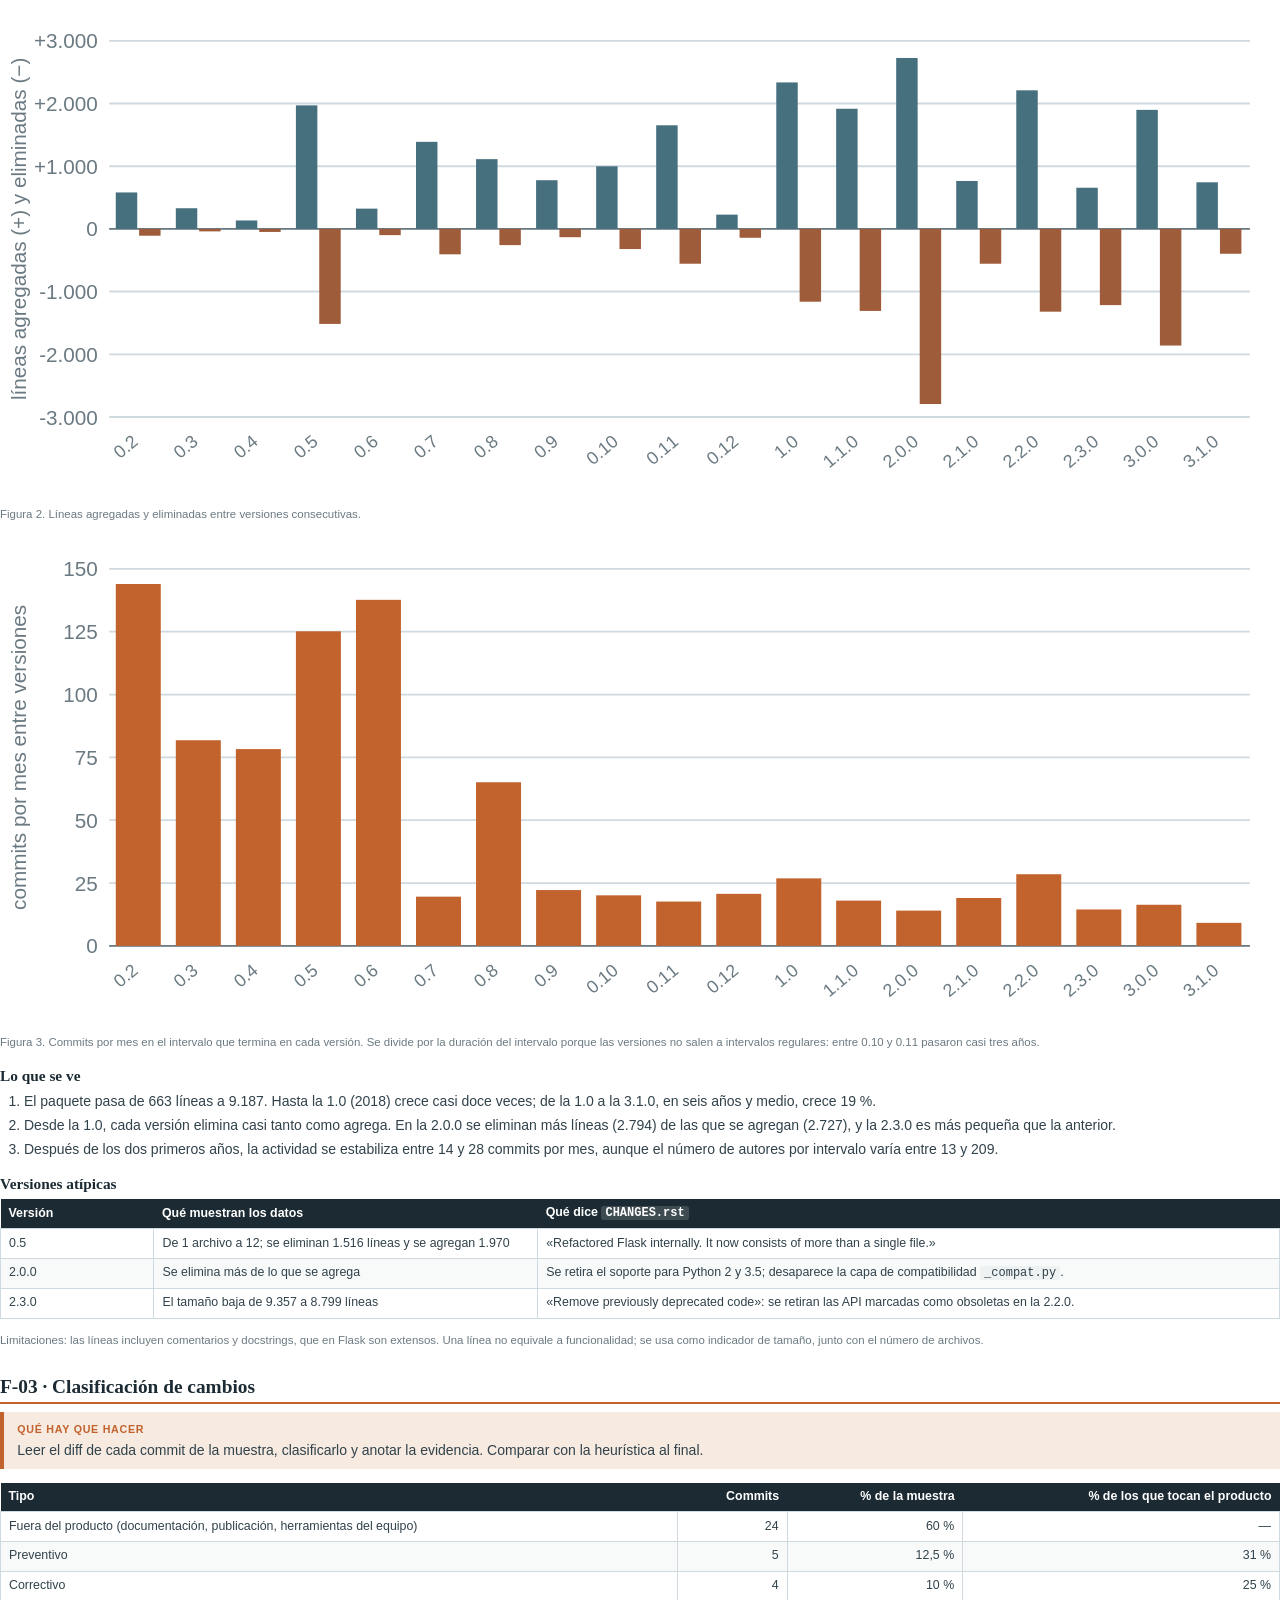
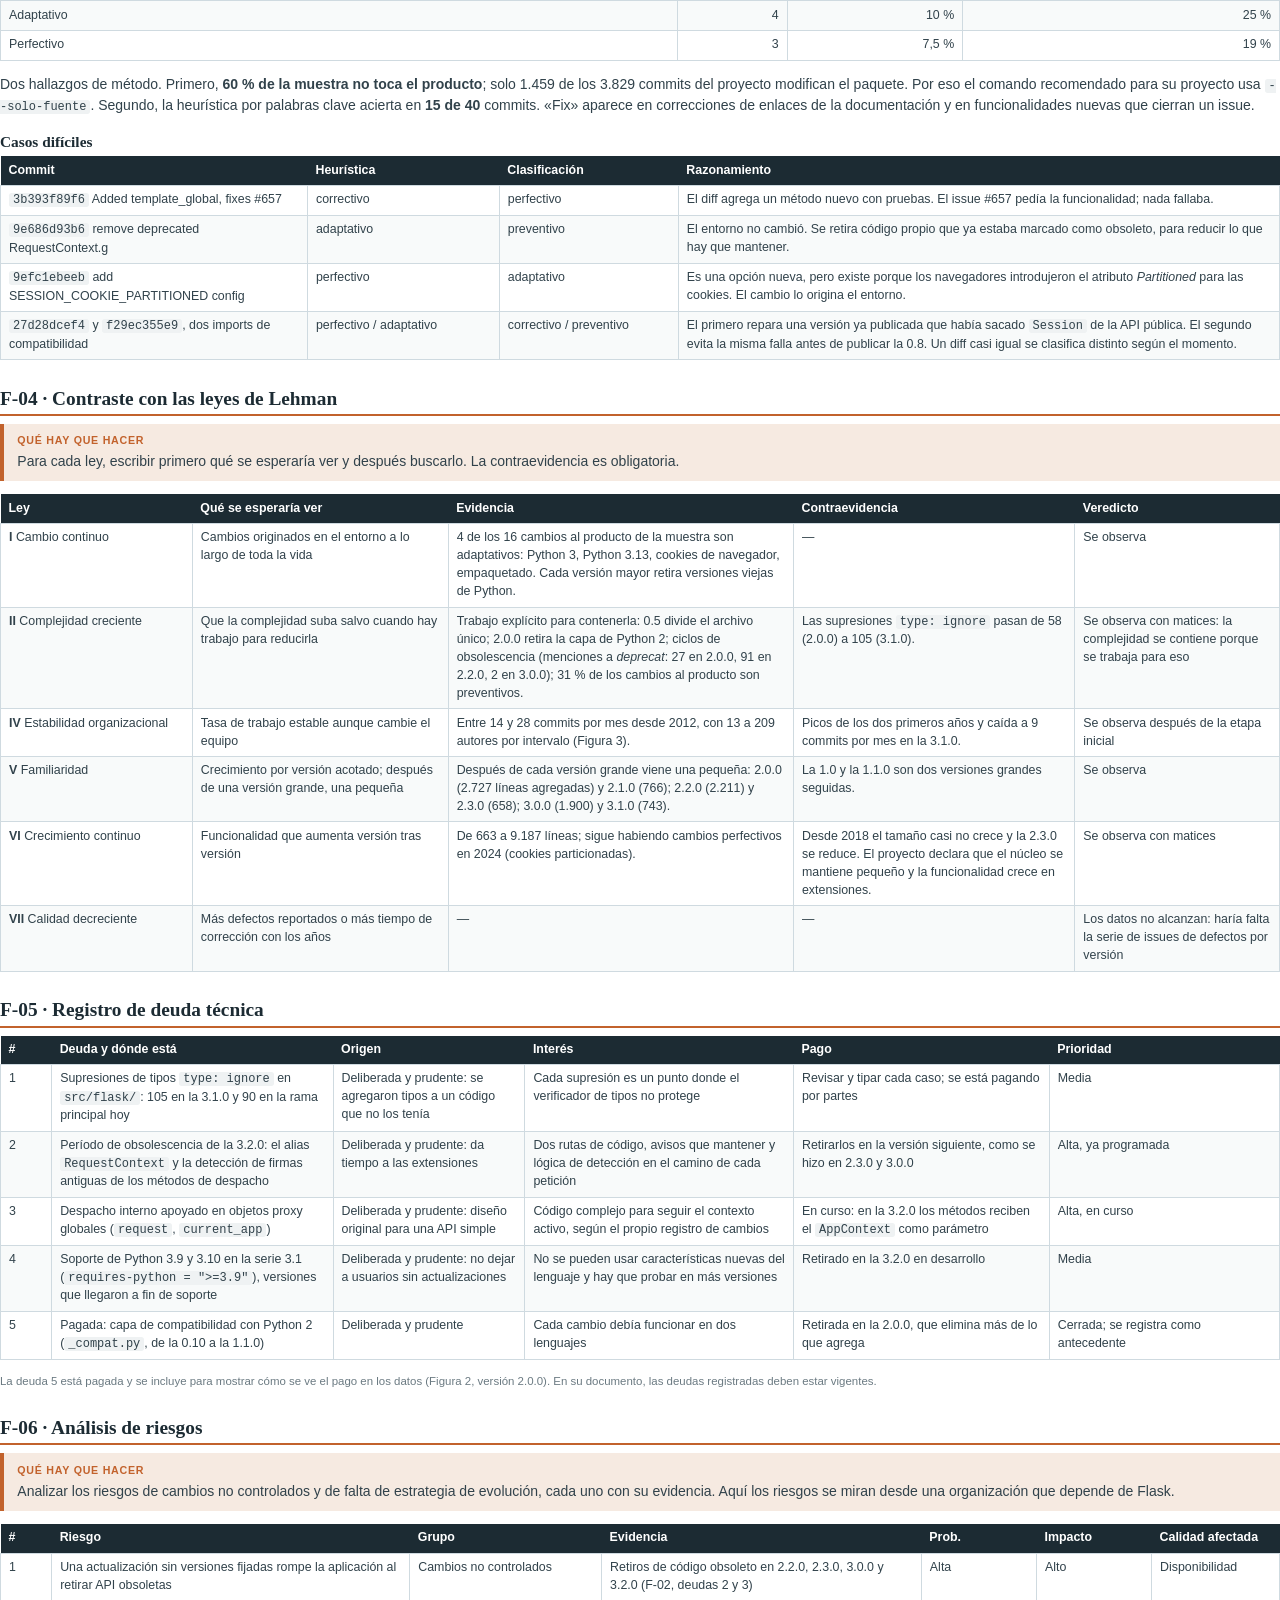
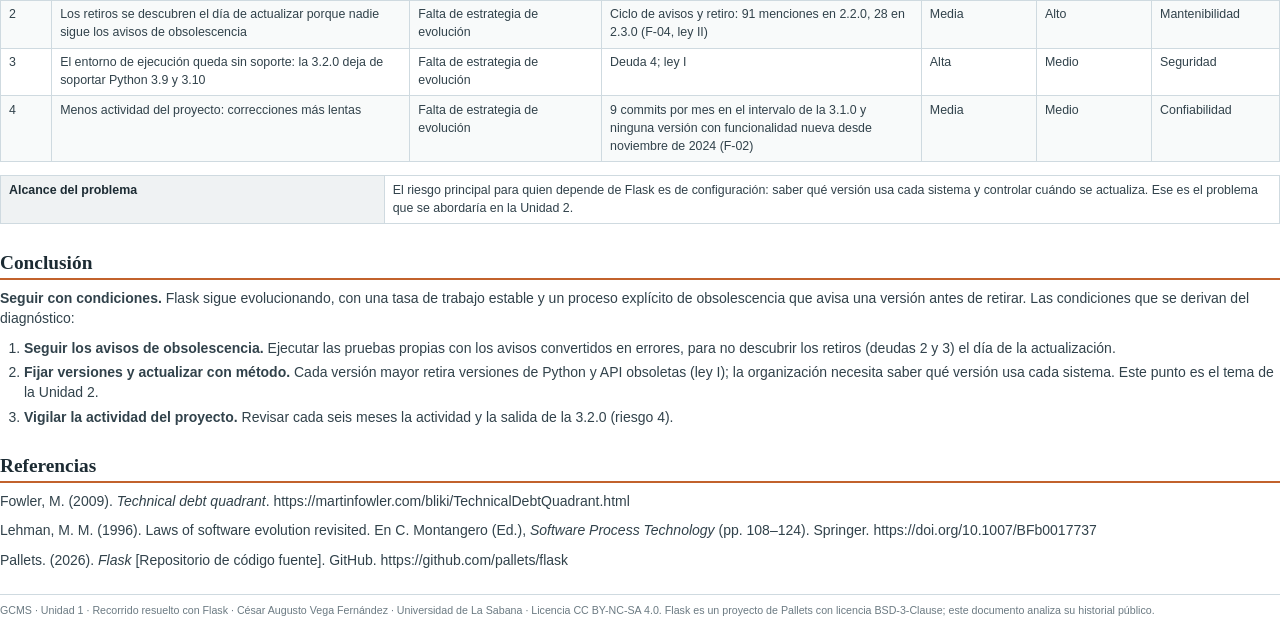
<file: fuentes/GCMS_S1_Recorrido_Flask.html>
<!DOCTYPE html>
<html lang="es">
<head>
<meta charset="UTF-8"/>
<title>GCMS S1 · Recorrido resuelto con Flask</title>
<link rel="stylesheet" href="documentos.css"/>
</head>
<body>

<div class="portada">
  <div class="kicker">Gestión de Configuración y Mantenimiento de Software · Unidad 1</div>
  <h1>Recorrido resuelto con Flask</h1>
  <div class="sub">Los formatos F-01 a F-06 llenos con un sistema real · Maestría en Ingeniería de Software, Universidad de La Sabana</div>
</div>

<p>Este documento recorre los formatos de la unidad con <b>Flask</b>, un framework web de Python con más de quince
años de historia pública. Todos los números salen de su repositorio y se pueden repetir con la herramienta del curso.
El historial se consultó el 28 de octubre de 2026; el último commit revisado es del 7 de octubre de 2026.</p>

<div class="recuadro">
  <span class="rot">Cómo usar este recorrido</span>
  <p>Léanlo antes de llenar sus propios formatos. Cada sección abre con lo que hay que hacer y después muestra cómo
  quedó con Flask. Lo que importa es el razonamiento: su sistema tendrá otra evidencia, otros cambios y otras
  deudas. Flask tiene una historia pública larga, así que la evidencia sale de Git; si su sistema no tiene esa historia,
  la evidencia sale de tickets, incidentes y versiones desplegadas.</p>
</div>

<pre>git clone https://github.com/pallets/flask.git
python herramientas/metricas_evolucion.py flask --incluir "flask.py,flask/**/*.py,src/flask/**/*.py" --muestra 40 --semilla 1</pre>
<p class="nota">Los dos CSV que produce este comando están en la carpeta <code>ejemplo_flask/</code> del repositorio,
con la clasificación manual de la muestra ya hecha.</p>

<!-- ============================================================ F-01 -->
<h2>F-01 · Ficha del sistema y del reto</h2>
<div class="recuadro crema"><span class="rot">Qué hay que hacer</span>
<p>Describir el sistema, formular el reto y decidir el alcance antes de medir. Es el contenido de la Actividad 0.</p></div>
<table>
  <tbody>
    <tr><td class="campo">Proyecto</td><td>Flask · <code>github.com/pallets/flask</code></td></tr>
    <tr><td class="campo">Qué hace y quién lo usa</td><td>Framework para construir aplicaciones web en Python. Lo usan desarrolladores de aplicaciones y autores de extensiones, que dependen de su API pública.</td></tr>
    <tr><td class="campo">Tipo de sistema y componentes</td><td>Biblioteca de backend web. Componentes: aplicación, blueprints, línea de comandos, sesiones, JSON y plantillas.</td></tr>
    <tr><td class="campo">Lenguaje y licencia</td><td>Python · BSD-3-Clause</td></tr>
    <tr><td class="campo">Primera y última versión con funcionalidad nueva</td><td>0.1 (16 de abril de 2010) y 3.1.0 (13 de noviembre de 2024). La 3.2.0 está en desarrollo.</td></tr>
    <tr><td class="campo">Versiones con funcionalidad nueva</td><td>20, con el patrón por defecto de la herramienta (<code>X.Y</code> o <code>X.Y.0</code>)</td></tr>
    <tr><td class="campo">Qué se mide como código fuente</td><td>El paquete <code>flask</code>, que cambió de lugar dos veces: <code>flask.py</code> (0.1 a 0.4), <code>flask/</code> (0.5 a 1.0) y <code>src/flask/</code> (desde 1.1.0). Se excluyen pruebas, documentación, ejemplos y scripts. Hasta la 0.10 las pruebas estaban dentro del paquete, en <code>flask/testsuite/</code>; también se excluyen.</td></tr>
    <tr><td class="campo">Registro de cambios</td><td><code>CHANGES.rst</code> en la raíz, con una sección por versión</td></tr>
    <tr><td class="campo">Tipo de programa según Lehman</td><td><b>E</b>: se usa en un entorno real que cambia (versiones de Python, navegadores, servidores) y su uso cambia el entorno, porque miles de extensiones y aplicaciones dependen de su API.</td></tr>
    <tr><td class="campo">Problema inicial</td><td>Una organización depende de Flask y cada actualización mayor retira API obsoletas y versiones de Python.</td></tr>
    <tr><td class="campo">Reto</td><td>¿Puede una organización seguir dependiendo de Flask cinco años más, y qué tendría que vigilar?</td></tr>
    <tr><td class="campo">Alcance y lo que queda fuera</td><td>El paquete <code>flask</code>. Quedan fuera las pruebas, la documentación y las extensiones de terceros.</td></tr>
    <tr><td class="campo">Criterio de éxito preliminar</td><td>Cada afirmación del análisis se rastrea hasta el historial público del proyecto.</td></tr>
  </tbody>
</table>
<p class="nota">Sin la opción <code>--incluir</code>, la medición inicial contaba <code>setup.py</code> y la carpeta
<code>testsuite</code>: la versión 0.10 aparecía con 59 archivos en lugar de 20. Así se ve un error de medición que
cambia las conclusiones.</p>

<!-- ============================================================ F-02 -->
<div class="salto"></div>
<h2>F-02 · Evidencia de evolución</h2>
<div class="recuadro crema"><span class="rot">Qué hay que hacer</span>
<p>Pasar el CSV a los tres gráficos, anotar lo que se ve sin interpretarlo y explicar las versiones atípicas con el
registro de cambios.</p></div>
<figure><img src="figuras/tamano.svg" style="width:100%"/>
<figcaption>Figura 1. Líneas del paquete flask por versión. Fuente: elaboración propia con
<code>ejemplo_flask/evolucion_por_version.csv</code>.</figcaption></figure>
<figure><img src="figuras/crecimiento.svg" style="width:100%"/>
<figcaption>Figura 2. Líneas agregadas y eliminadas entre versiones consecutivas.</figcaption></figure>
<figure><img src="figuras/actividad.svg" style="width:100%"/>
<figcaption>Figura 3. Commits por mes en el intervalo que termina en cada versión. Se divide por la duración del
intervalo porque las versiones no salen a intervalos regulares: entre 0.10 y 0.11 pasaron casi tres años.</figcaption></figure>

<h3>Lo que se ve</h3>
<ol>
  <li>El paquete pasa de 663 líneas a 9.187. Hasta la 1.0 (2018) crece casi doce veces; de la 1.0 a la 3.1.0, en seis
  años y medio, crece 19 %.</li>
  <li>Desde la 1.0, cada versión elimina casi tanto como agrega. En la 2.0.0 se eliminan más líneas (2.794) de las que
  se agregan (2.727), y la 2.3.0 es más pequeña que la anterior.</li>
  <li>Después de los dos primeros años, la actividad se estabiliza entre 14 y 28 commits por mes, aunque el número de
  autores por intervalo varía entre 13 y 209.</li>
</ol>
<h3>Versiones atípicas</h3>
<table>
  <thead><tr><th style="width:12%">Versión</th><th style="width:30%">Qué muestran los datos</th><th>Qué dice <code>CHANGES.rst</code></th></tr></thead>
  <tbody>
    <tr><td>0.5</td><td>De 1 archivo a 12; se eliminan 1.516 líneas y se agregan 1.970</td><td>«Refactored Flask internally. It now consists of more than a single file.»</td></tr>
    <tr><td>2.0.0</td><td>Se elimina más de lo que se agrega</td><td>Se retira el soporte para Python 2 y 3.5; desaparece la capa de compatibilidad <code>_compat.py</code>.</td></tr>
    <tr><td>2.3.0</td><td>El tamaño baja de 9.357 a 8.799 líneas</td><td>«Remove previously deprecated code»: se retiran las API marcadas como obsoletas en la 2.2.0.</td></tr>
  </tbody>
</table>
<p class="nota">Limitaciones: las líneas incluyen comentarios y docstrings, que en Flask son extensos. Una línea no
equivale a funcionalidad; se usa como indicador de tamaño, junto con el número de archivos.</p>

<!-- ============================================================ F-03 -->
<div class="salto"></div>
<h2>F-03 · Clasificación de cambios</h2>
<div class="recuadro crema"><span class="rot">Qué hay que hacer</span>
<p>Leer el diff de cada commit de la muestra, clasificarlo y anotar la evidencia. Comparar con la heurística al final.</p></div>
<table>
  <thead><tr><th>Tipo</th><th class="dato">Commits</th><th class="dato">% de la muestra</th><th class="dato">% de los que tocan el producto</th></tr></thead>
  <tbody>
    <tr><td>Fuera del producto (documentación, publicación, herramientas del equipo)</td><td class="dato">24</td><td class="dato">60 %</td><td class="dato">—</td></tr>
    <tr><td>Preventivo</td><td class="dato">5</td><td class="dato">12,5 %</td><td class="dato">31 %</td></tr>
    <tr><td>Correctivo</td><td class="dato">4</td><td class="dato">10 %</td><td class="dato">25 %</td></tr>
    <tr><td>Adaptativo</td><td class="dato">4</td><td class="dato">10 %</td><td class="dato">25 %</td></tr>
    <tr><td>Perfectivo</td><td class="dato">3</td><td class="dato">7,5 %</td><td class="dato">19 %</td></tr>
  </tbody>
</table>
<p>Dos hallazgos de método. Primero, <b>60 % de la muestra no toca el producto</b>; solo 1.459 de los 3.829 commits
del proyecto modifican el paquete. Por eso el comando recomendado para su proyecto usa <code>--solo-fuente</code>. Segundo,
la heurística por palabras clave acierta en <b>15 de 40</b> commits. «Fix» aparece en correcciones de enlaces de la
documentación y en funcionalidades nuevas que cierran un issue.</p>

<h3>Casos difíciles</h3>
<table>
  <thead><tr><th style="width:24%">Commit</th><th style="width:15%">Heurística</th><th style="width:14%">Clasificación</th><th>Razonamiento</th></tr></thead>
  <tbody>
    <tr><td><code>3b393f89f6</code> Added template_global, fixes #657</td><td>correctivo</td><td>perfectivo</td><td>El diff agrega un método nuevo con pruebas. El issue #657 pedía la funcionalidad; nada fallaba.</td></tr>
    <tr><td><code>9e686d93b6</code> remove deprecated RequestContext.g</td><td>adaptativo</td><td>preventivo</td><td>El entorno no cambió. Se retira código propio que ya estaba marcado como obsoleto, para reducir lo que hay que mantener.</td></tr>
    <tr><td><code>9efc1ebeeb</code> add SESSION_COOKIE_PARTITIONED config</td><td>perfectivo</td><td>adaptativo</td><td>Es una opción nueva, pero existe porque los navegadores introdujeron el atributo <i>Partitioned</i> para las cookies. El cambio lo origina el entorno.</td></tr>
    <tr><td><code>27d28dcef4</code> y <code>f29ec355e9</code>, dos imports de compatibilidad</td><td>perfectivo / adaptativo</td><td>correctivo / preventivo</td><td>El primero repara una versión ya publicada que había sacado <code>Session</code> de la API pública. El segundo evita la misma falla antes de publicar la 0.8. Un diff casi igual se clasifica distinto según el momento.</td></tr>
  </tbody>
</table>

<!-- ============================================================ F-04 -->
<div class="salto"></div>
<h2>F-04 · Contraste con las leyes de Lehman</h2>
<div class="recuadro crema"><span class="rot">Qué hay que hacer</span>
<p>Para cada ley, escribir primero qué se esperaría ver y después buscarlo. La contraevidencia es obligatoria.</p></div>
<table>
  <thead><tr><th style="width:15%">Ley</th><th style="width:20%">Qué se esperaría ver</th><th style="width:27%">Evidencia</th><th style="width:22%">Contraevidencia</th><th>Veredicto</th></tr></thead>
  <tbody>
    <tr><td><b>I</b> Cambio continuo</td><td>Cambios originados en el entorno a lo largo de toda la vida</td><td>4 de los 16 cambios al producto de la muestra son adaptativos: Python 3, Python 3.13, cookies de navegador, empaquetado. Cada versión mayor retira versiones viejas de Python.</td><td>—</td><td>Se observa</td></tr>
    <tr><td><b>II</b> Complejidad creciente</td><td>Que la complejidad suba salvo cuando hay trabajo para reducirla</td><td>Trabajo explícito para contenerla: 0.5 divide el archivo único; 2.0.0 retira la capa de Python 2; ciclos de obsolescencia (menciones a <i>deprecat</i>: 27 en 2.0.0, 91 en 2.2.0, 2 en 3.0.0); 31 % de los cambios al producto son preventivos.</td><td>Las supresiones <code>type: ignore</code> pasan de 58 (2.0.0) a 105 (3.1.0).</td><td>Se observa con matices: la complejidad se contiene porque se trabaja para eso</td></tr>
    <tr><td><b>IV</b> Estabilidad organizacional</td><td>Tasa de trabajo estable aunque cambie el equipo</td><td>Entre 14 y 28 commits por mes desde 2012, con 13 a 209 autores por intervalo (Figura 3).</td><td>Picos de los dos primeros años y caída a 9 commits por mes en la 3.1.0.</td><td>Se observa después de la etapa inicial</td></tr>
    <tr><td><b>V</b> Familiaridad</td><td>Crecimiento por versión acotado; después de una versión grande, una pequeña</td><td>Después de cada versión grande viene una pequeña: 2.0.0 (2.727 líneas agregadas) y 2.1.0 (766); 2.2.0 (2.211) y 2.3.0 (658); 3.0.0 (1.900) y 3.1.0 (743).</td><td>La 1.0 y la 1.1.0 son dos versiones grandes seguidas.</td><td>Se observa</td></tr>
    <tr><td><b>VI</b> Crecimiento continuo</td><td>Funcionalidad que aumenta versión tras versión</td><td>De 663 a 9.187 líneas; sigue habiendo cambios perfectivos en 2024 (cookies particionadas).</td><td>Desde 2018 el tamaño casi no crece y la 2.3.0 se reduce. El proyecto declara que el núcleo se mantiene pequeño y la funcionalidad crece en extensiones.</td><td>Se observa con matices</td></tr>
    <tr><td><b>VII</b> Calidad decreciente</td><td>Más defectos reportados o más tiempo de corrección con los años</td><td>—</td><td>—</td><td>Los datos no alcanzan: haría falta la serie de issues de defectos por versión</td></tr>
  </tbody>
</table>

<!-- ============================================================ F-06 -->
<div class="salto"></div>
<h2>F-05 · Registro de deuda técnica</h2>
<table>
  <thead><tr><th style="width:4%">#</th><th style="width:22%">Deuda y dónde está</th><th style="width:15%">Origen</th><th style="width:21%">Interés</th><th style="width:20%">Pago</th><th>Prioridad</th></tr></thead>
  <tbody>
    <tr><td>1</td><td>Supresiones de tipos <code>type: ignore</code> en <code>src/flask/</code>: 105 en la 3.1.0 y 90 en la rama principal hoy</td><td>Deliberada y prudente: se agregaron tipos a un código que no los tenía</td><td>Cada supresión es un punto donde el verificador de tipos no protege</td><td>Revisar y tipar cada caso; se está pagando por partes</td><td>Media</td></tr>
    <tr><td>2</td><td>Período de obsolescencia de la 3.2.0: el alias <code>RequestContext</code> y la detección de firmas antiguas de los métodos de despacho</td><td>Deliberada y prudente: da tiempo a las extensiones</td><td>Dos rutas de código, avisos que mantener y lógica de detección en el camino de cada petición</td><td>Retirarlos en la versión siguiente, como se hizo en 2.3.0 y 3.0.0</td><td>Alta, ya programada</td></tr>
    <tr><td>3</td><td>Despacho interno apoyado en objetos proxy globales (<code>request</code>, <code>current_app</code>)</td><td>Deliberada y prudente: diseño original para una API simple</td><td>Código complejo para seguir el contexto activo, según el propio registro de cambios</td><td>En curso: en la 3.2.0 los métodos reciben el <code>AppContext</code> como parámetro</td><td>Alta, en curso</td></tr>
    <tr><td>4</td><td>Soporte de Python 3.9 y 3.10 en la serie 3.1 (<code>requires-python = "&gt;=3.9"</code>), versiones que llegaron a fin de soporte</td><td>Deliberada y prudente: no dejar a usuarios sin actualizaciones</td><td>No se pueden usar características nuevas del lenguaje y hay que probar en más versiones</td><td>Retirado en la 3.2.0 en desarrollo</td><td>Media</td></tr>
    <tr><td>5</td><td>Pagada: capa de compatibilidad con Python 2 (<code>_compat.py</code>, de la 0.10 a la 1.1.0)</td><td>Deliberada y prudente</td><td>Cada cambio debía funcionar en dos lenguajes</td><td>Retirada en la 2.0.0, que elimina más de lo que agrega</td><td>Cerrada; se registra como antecedente</td></tr>
  </tbody>
</table>
<p class="nota">La deuda 5 está pagada y se incluye para mostrar cómo se ve el pago en los datos (Figura 2, versión
2.0.0). En su documento, las deudas registradas deben estar vigentes.</p>

<div class="salto"></div>
<h2>F-06 · Análisis de riesgos</h2>
<div class="recuadro crema"><span class="rot">Qué hay que hacer</span>
<p>Analizar los riesgos de cambios no controlados y de falta de estrategia de evolución, cada uno con su evidencia.
Aquí los riesgos se miran desde una organización que depende de Flask.</p></div>
<table>
  <thead><tr><th style="width:4%">#</th><th style="width:28%">Riesgo</th><th style="width:15%">Grupo</th><th style="width:25%">Evidencia</th><th style="width:9%">Prob.</th><th style="width:9%">Impacto</th><th>Calidad afectada</th></tr></thead>
  <tbody>
    <tr><td>1</td><td>Una actualización sin versiones fijadas rompe la aplicación al retirar API obsoletas</td><td>Cambios no controlados</td><td>Retiros de código obsoleto en 2.2.0, 2.3.0, 3.0.0 y 3.2.0 (F-02, deudas 2 y 3)</td><td>Alta</td><td>Alto</td><td>Disponibilidad</td></tr>
    <tr><td>2</td><td>Los retiros se descubren el día de actualizar porque nadie sigue los avisos de obsolescencia</td><td>Falta de estrategia de evolución</td><td>Ciclo de avisos y retiro: 91 menciones en 2.2.0, 28 en 2.3.0 (F-04, ley II)</td><td>Media</td><td>Alto</td><td>Mantenibilidad</td></tr>
    <tr><td>3</td><td>El entorno de ejecución queda sin soporte: la 3.2.0 deja de soportar Python 3.9 y 3.10</td><td>Falta de estrategia de evolución</td><td>Deuda 4; ley I</td><td>Alta</td><td>Medio</td><td>Seguridad</td></tr>
    <tr><td>4</td><td>Menos actividad del proyecto: correcciones más lentas</td><td>Falta de estrategia de evolución</td><td>9 commits por mes en el intervalo de la 3.1.0 y ninguna versión con funcionalidad nueva desde noviembre de 2024 (F-02)</td><td>Media</td><td>Medio</td><td>Confiabilidad</td></tr>
  </tbody>
</table>
<table>
  <tbody>
    <tr><td class="campo">Alcance del problema</td><td>El riesgo principal para quien depende de Flask es de configuración: saber qué versión usa cada sistema y controlar cuándo se actualiza. Ese es el problema que se abordaría en la Unidad 2.</td></tr>
  </tbody>
</table>

<h2>Conclusión</h2>
<p><b>Seguir con condiciones.</b> Flask sigue evolucionando, con una tasa de trabajo estable y un proceso explícito de
obsolescencia que avisa una versión antes de retirar. Las condiciones que se derivan del diagnóstico:</p>
<ol>
  <li><b>Seguir los avisos de obsolescencia.</b> Ejecutar las pruebas propias con los avisos convertidos en errores, para
  no descubrir los retiros (deudas 2 y 3) el día de la actualización.</li>
  <li><b>Fijar versiones y actualizar con método.</b> Cada versión mayor retira versiones de Python y API obsoletas
  (ley I); la organización necesita saber qué versión usa cada sistema. Este punto es el tema de la Unidad 2.</li>
  <li><b>Vigilar la actividad del proyecto.</b> Revisar cada seis meses la actividad y la salida de la 3.2.0 (riesgo 4).</li>
</ol>

<h2>Referencias</h2>
<p>Fowler, M. (2009). <i>Technical debt quadrant</i>. https://martinfowler.com/bliki/TechnicalDebtQuadrant.html</p>
<p>Lehman, M. M. (1996). Laws of software evolution revisited. En C. Montangero (Ed.), <i>Software Process Technology</i> (pp. 108–124). Springer. https://doi.org/10.1007/BFb0017737</p>
<p>Pallets. (2026). <i>Flask</i> [Repositorio de código fuente]. GitHub. https://github.com/pallets/flask</p>

<div class="pie-doc">GCMS · Unidad 1 · Recorrido resuelto con Flask · César Augusto Vega Fernández · Universidad de La Sabana ·
Licencia CC BY-NC-SA 4.0. Flask es un proyecto de Pallets con licencia BSD-3-Clause; este documento analiza su historial público.</div>
</body>
</html>
</file>
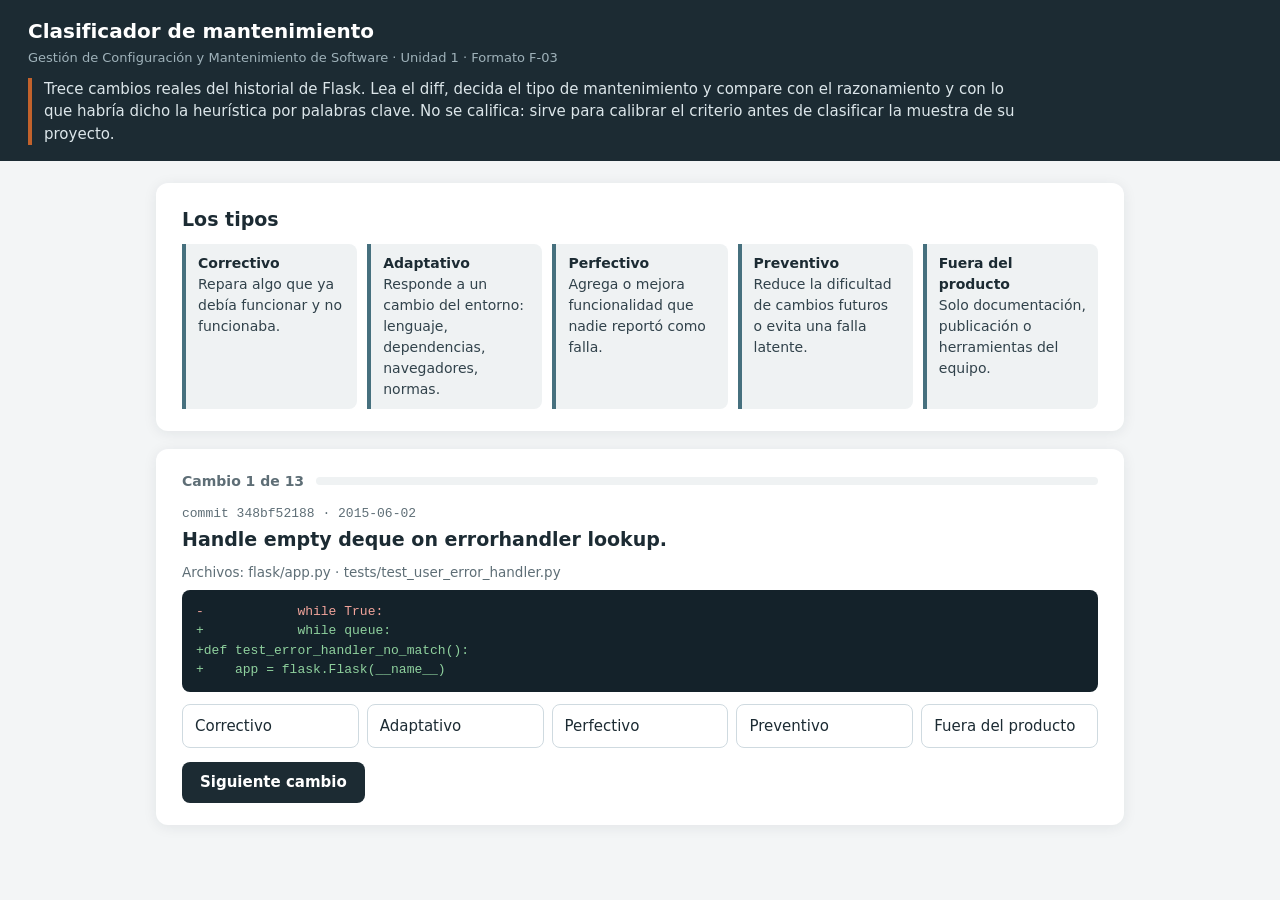
<file: interactivos/clasificador_mantenimiento_interactivo.html>
<!DOCTYPE html>
<html lang="es">
<head>
<meta charset="UTF-8"/>
<meta name="viewport" content="width=device-width, initial-scale=1.0"/>
<title>Clasificador de mantenimiento — GCMS Unidad 1</title>
<style>
:root{
  --osc:#1C2B33; --txt:#31424B; --gris:#5E6E76; --claro:#EFF2F3; --linea:#CFDAE0; --crema:#F6EAE1;
  --coral:#C2622C; --teal:#46707E; --cafe:#9E5C3B; --verde:#2F6B4C; --rojo:#A1352A; --foco:#0B63CE;
}
*{box-sizing:border-box;margin:0;padding:0}
body{font-family:'Segoe UI',system-ui,Arial,sans-serif;background:#F3F5F6;color:var(--txt);font-size:16px;line-height:1.5}
:focus-visible{outline:3px solid var(--foco);outline-offset:2px}
.header{background:var(--osc);color:#fff;padding:16px 28px}
.header h1{font-size:20px;font-weight:700}
.header p{font-size:13px;color:#9FB2BA;margin-top:2px}
.header .encuadre{font-size:15px;color:#DCE6EA;margin-top:10px;max-width:1000px;border-left:4px solid var(--coral);padding-left:12px}
.wrap{max-width:1000px;margin:22px auto 40px;padding:0 16px}
.card{background:#fff;border-radius:12px;box-shadow:0 2px 14px rgba(28,43,51,.08);padding:22px 26px;margin-bottom:18px}
.card h2{font-size:19px;color:var(--osc);margin-bottom:6px}
.tipos{display:grid;grid-template-columns:repeat(auto-fit,minmax(170px,1fr));gap:10px;margin-top:10px}
.tipo{background:var(--claro);border-left:4px solid var(--teal);border-radius:0 8px 8px 0;padding:9px 12px;font-size:14px}
.tipo b{display:block;color:var(--osc)}
.barra{display:flex;justify-content:space-between;align-items:center;gap:12px;flex-wrap:wrap;margin-bottom:12px}
.progreso{font-size:14px;color:var(--gris);font-weight:700}
.puntos{height:8px;background:var(--claro);border-radius:4px;overflow:hidden;flex:1;min-width:140px}
.puntos i{display:block;height:100%;background:var(--coral);transition:width .3s}
.commit{font-family:Consolas,'Courier New',monospace;font-size:13px;color:var(--gris)}
.asunto{font-size:19px;font-weight:700;color:var(--osc);margin:2px 0 8px}
.archivos{font-size:13.5px;color:var(--gris);margin-bottom:8px}
pre{font-family:Consolas,'Courier New',monospace;font-size:13px;background:#14222A;color:#DCE6EA;border-radius:8px;
  padding:12px 14px;overflow-x:auto;white-space:pre;margin-bottom:12px}
pre .mas{color:#8FD19E} pre .menos{color:#F2A49B}
.opciones{display:grid;grid-template-columns:repeat(auto-fit,minmax(160px,1fr));gap:8px}
.opciones button{font:inherit;font-size:15px;padding:10px 12px;border-radius:8px;border:1px solid var(--linea);
  background:#fff;color:var(--osc);cursor:pointer;text-align:left}
.opciones button:hover:not(:disabled){border-color:var(--teal);background:var(--claro)}
.opciones button:disabled{cursor:default}
.opciones button.correcta{background:#E3F1E8;border-color:var(--verde);color:var(--verde);font-weight:700}
.opciones button.errada{background:#FBE9E6;border-color:var(--rojo);color:var(--rojo)}
.respuesta{display:none;margin-top:14px;border-radius:8px;padding:12px 16px;background:var(--crema)}
.respuesta.visible{display:block}
.respuesta h3{font-size:15px;color:var(--osc);margin-bottom:4px}
.respuesta p{font-size:15px}
.respuesta .heur{font-size:14px;color:var(--gris);margin-top:6px}
.acciones{display:flex;gap:10px;margin-top:14px;flex-wrap:wrap}
.acciones button{font:inherit;font-size:15px;font-weight:700;padding:9px 18px;border-radius:8px;border:none;cursor:pointer;
  background:var(--osc);color:#fff}
.acciones button.sec{background:var(--claro);color:var(--osc)}
table{width:100%;border-collapse:collapse;font-size:14.5px;margin-top:8px}
th{background:var(--osc);color:#fff;text-align:left;padding:7px 10px}
td{border-bottom:1px solid var(--linea);padding:7px 10px;vertical-align:top}
.ok{color:var(--verde);font-weight:700} .no{color:var(--rojo);font-weight:700}
.nota{font-size:13.5px;color:var(--gris);margin-top:10px}
@media (max-width:600px){.header{padding:14px 16px}.card{padding:18px 16px}.asunto{font-size:17px}}
</style>
</head>
<body>

<div class="header">
  <h1>Clasificador de mantenimiento</h1>
  <p>Gestión de Configuración y Mantenimiento de Software · Unidad 1 · Formato F-03</p>
  <div class="encuadre">Trece cambios reales del historial de Flask. Lea el diff, decida el tipo de mantenimiento y
    compare con el razonamiento y con lo que habría dicho la heurística por palabras clave. No se califica: sirve para
    calibrar el criterio antes de clasificar la muestra de su proyecto.</div>
</div>

<div class="wrap">
  <div class="card">
    <h2>Los tipos</h2>
    <div class="tipos">
      <div class="tipo"><b>Correctivo</b>Repara algo que ya debía funcionar y no funcionaba.</div>
      <div class="tipo"><b>Adaptativo</b>Responde a un cambio del entorno: lenguaje, dependencias, navegadores, normas.</div>
      <div class="tipo"><b>Perfectivo</b>Agrega o mejora funcionalidad que nadie reportó como falla.</div>
      <div class="tipo"><b>Preventivo</b>Reduce la dificultad de cambios futuros o evita una falla latente.</div>
      <div class="tipo"><b>Fuera del producto</b>Solo documentación, publicación o herramientas del equipo.</div>
    </div>
  </div>

  <div class="card" id="tarjeta">
    <div class="barra">
      <span class="progreso" id="progreso"></span>
      <div class="puntos" aria-hidden="true"><i id="avance"></i></div>
    </div>
    <div class="commit" id="commit"></div>
    <div class="asunto" id="asunto"></div>
    <div class="archivos" id="archivos"></div>
    <pre id="diff" aria-label="Extracto del diff"></pre>
    <div class="opciones" id="opciones" role="group" aria-label="Tipo de mantenimiento"></div>
    <div class="respuesta" id="respuesta" aria-live="polite">
      <h3 id="resp-tit"></h3>
      <p id="resp-txt"></p>
      <p class="heur" id="resp-heur"></p>
    </div>
    <div class="acciones">
      <button id="siguiente" disabled>Siguiente cambio</button>
    </div>
  </div>

  <div class="card" id="resumen" hidden>
    <h2>Resumen</h2>
    <p id="resumen-txt"></p>
    <table>
      <thead><tr><th>Commit</th><th>Usted</th><th>Leyendo el diff</th><th>Heurística</th></tr></thead>
      <tbody id="resumen-filas"></tbody>
    </table>
    <p class="nota">La heurística es la de <code>herramientas/metricas_evolucion.py</code>. Sobre la muestra completa de
      40 commits de Flask acierta en 15. Los casos donde usted y la clasificación no coinciden son los que vale la pena
      discutir en el grupo.</p>
    <div class="acciones"><button id="reiniciar" class="sec">Empezar de nuevo</button></div>
  </div>
</div>

<script>
const TIPOS = ["correctivo", "adaptativo", "perfectivo", "preventivo", "fuera del producto"];
const CASOS = [
 {c:"348bf52188", f:"2015-06-02", s:"Handle empty deque on errorhandler lookup.", a:"flask/app.py · tests/test_user_error_handler.py",
  d:["-            while True:","+            while queue:","+def test_error_handler_no_match():","+    app = flask.Flask(__name__)"],
  t:"correctivo", h:"correctivo",
  r:"Con un manejador de errores registrado por clase, cualquier excepción no manejada terminaba en un IndexError que ocultaba la original. El cambio corrige el ciclo y agrega una prueba que reproduce la falla."},
 {c:"3b393f89f6", f:"2013-01-27", s:"Added template_global, fixes #657", a:"CHANGES · flask/app.py · flask/blueprints.py · flask/testsuite/templating.py",
  d:["+- Added ``template_global`` methods in addition to the already existing","+  ``template_filter`` method family.","+    @setupmethod","+    def template_global(self, name=None):"],
  t:"perfectivo", h:"correctivo",
  r:"Agrega un método nuevo con su documentación y sus pruebas. El issue #657 era una solicitud de funcionalidad: nada fallaba. La palabra «fixes» solo indica que el commit cierra un issue."},
 {c:"224367fe98", f:"2014-05-09", s:"fixed import for python 3", a:"flask/__main__.py",
  d:["-    from cli import main","+    from .cli import main"],
  t:"adaptativo", h:"correctivo",
  r:"El import implícito relativo funcionaba en Python 2 y no existe en Python 3. El cambio lo origina el lenguaje, que es parte del entorno del producto."},
 {c:"9e686d93b6", f:"2022-07-01", s:"remove deprecated RequestContext.g", a:"CHANGES.rst · src/flask/ctx.py",
  d:["+-   Remove previously deprecated code. :pr:`4337`","+    -   The ``RequestContext.g`` proxy to ``AppContext.g`` is removed.","-    @property","-    def g(self) -> AppContext:"],
  t:"preventivo", h:"adaptativo",
  r:"El entorno no cambió. El proyecto retira código propio que ya había marcado como obsoleto, para tener menos que mantener. Es trabajo para contener la complejidad (ley II de Lehman)."},
 {c:"9efc1ebeeb", f:"2024-11-01", s:"add SESSION_COOKIE_PARTITIONED config", a:"CHANGES.rst · docs/config.rst · src/flask/app.py · src/flask/sessions.py · tests/test_basic.py",
  d:["+-   Add support for the ``Partitioned`` cookie attribute (CHIPS), with the","+    ``SESSION_COOKIE_PARTITIONED`` config. :issue`5472`","+    def get_cookie_partitioned(self, app: Flask) -> bool:"],
  t:"adaptativo", h:"perfectivo",
  r:"Es una opción nueva, pero existe porque los navegadores introdujeron las cookies particionadas (CHIPS). Quien origina el cambio es el entorno. Admite discusión: un grupo podría defender perfectivo si muestra que nadie lo necesitaba aún."},
 {c:"27d28dcef4", f:"2010-07-18", s:"Added Session again to the public API because existing code might import it", a:"flask/__init__.py",
  d:["+from .session import Session"],
  t:"correctivo", h:"perfectivo",
  r:"La versión 0.5, publicada doce días antes, sacó Session de la API pública y rompió el código de quienes la importaban. El cambio repara una falla ya publicada."},
 {c:"f29ec355e9", f:"2011-07-07", s:"Backwards compatibility import", a:"docs/upgrading.rst · flask/__init__.py",
  d:["+Version 0.8","+Flask introduced a new session interface system.  We also noticed that","+there was a naming collision between `flask.session` the module that"],
  t:"preventivo", h:"adaptativo",
  r:"Se hace durante el desarrollo de la 0.8, antes de publicarla: evita que el cambio de la interfaz de sesiones rompa el código de los usuarios. Compárelo con el caso anterior: un diff parecido se clasifica distinto según si la falla ya ocurrió."},
 {c:"17e146ad94", f:"2023-08-16", s:"Pass maxsplit via kwarg to re.split", a:"src/flask/cli.py",
  d:["-                    re.split(r\":(?![\\\\/])\", self.app_import_path, 1) + [None]","+                    re.split(r\":(?![\\\\/])\", self.app_import_path, maxsplit=1) + [None]"],
  t:"adaptativo", h:"sin sugerencia",
  r:"Python 3.13 marcó como obsoleto pasar maxsplit por posición. El comportamiento no cambia; el cambio se anticipa a la evolución del lenguaje."},
 {c:"4046d3bd30", f:"2011-03-13", s:"fixing cross-referenced links on fileupload patterns page", a:"docs/patterns/fileuploads.rst",
  d:["-3. use the :meth:`~werkzeug.FileStorage.save` method of the file to save","+3. use the :meth:`~werkzeug.datastructures.FileStorage.save` method of the file to save"],
  t:"fuera del producto", h:"correctivo",
  r:"Solo toca la documentación. Corrige enlaces, pero el producto no cambia. Contarlo como correctivo inflaría el esfuerzo de corrección del sistema."},
 {c:"7ecdbcfa2b", f:"2017-05-22", s:"show error if multiple Flask instances are detected add changelog", a:"CHANGES · flask/cli.py",
  d:["+    elif len(matches) > 1:","+        raise NoAppException(","+            'Auto-detected multiple Flask applications in module \"{module}\".'"],
  t:"perfectivo", h:"documentación o publicación",
  r:"Mejora el diagnóstico de la línea de comandos: antes elegía en silencio; ahora explica qué hacer. Es una mejora de usabilidad. La heurística se confunde por la palabra «changelog»."},
 {c:"4995a775df", f:"2024-11-12", s:"fix subdomain_matching=False behavior", a:"CHANGES.rst · docs/config.rst · src/flask/app.py · tests/test_basic.py · tests/test_blueprints.py",
  d:["+-   Fix how setting ``host_matching=True`` or ``subdomain_matching=False``","+    interacts with ``SERVER_NAME``. Setting ``SERVER_NAME`` no longer restricts","+    requests to only that domain. :issue:`5553`"],
  t:"correctivo", h:"correctivo",
  r:"Una configuración documentada no se respetaba (issue #5553). El cambio corrige el comportamiento y agrega pruebas. Aquí la heurística acierta."},
 {c:"1a67e284d0", f:"2016-06-15", s:"Remove unnecessary werkzeug mock attribs from test", a:"tests/test_templating.py",
  d:["-    rv = {}","-","-        rv['passthrough_errors'] = kwargs.get('passthrough_errors')","+        pass"],
  t:"preventivo", h:"preventivo",
  r:"Simplifica una prueba sin cambiar el producto. Las pruebas son parte de lo que se mantiene: hacerlas más simples reduce el costo de cambios futuros."},
 {c:"5da1fc2215", f:"2011-05-29", s:"Started work on URL value preprocessors", a:"flask/app.py · flask/blueprints.py",
  d:["+        #: A dictionary with lists of functions that can be used as URL","+        #: value processor functions.  Whenever a URL is built these functions","+        #: are called to modify the dictionary of values in place."],
  t:"perfectivo", h:"sin sugerencia",
  r:"Ochenta y una líneas nuevas que agregan un mecanismo que no existía. La heurística no encuentra ninguna palabra clave: por eso la clasificación se hace leyendo el diff."}
];

const $ = id => document.getElementById(id);
const esc = s => String(s).replace(/[&<>"]/g, c => ({"&":"&amp;","<":"&lt;",">":"&gt;",'"':"&quot;"}[c]));
let i = 0, elecciones = [];

function pintar() {
  const k = CASOS[i];
  $("progreso").textContent = `Cambio ${i + 1} de ${CASOS.length}`;
  $("avance").style.width = (i / CASOS.length * 100) + "%";
  $("commit").textContent = `commit ${k.c} · ${k.f}`;
  $("asunto").textContent = k.s;
  $("archivos").textContent = "Archivos: " + k.a;
  $("diff").innerHTML = k.d.map(l => `<span class="${l[0] === "+" ? "mas" : l[0] === "-" ? "menos" : ""}">${esc(l)}</span>`).join("\n");
  $("opciones").innerHTML = TIPOS.map(t => `<button data-t="${t}">${t[0].toUpperCase() + t.slice(1)}</button>`).join("");
  $("respuesta").classList.remove("visible");
  $("siguiente").disabled = true;
  $("siguiente").textContent = i === CASOS.length - 1 ? "Ver el resumen" : "Siguiente cambio";
  document.querySelectorAll("#opciones button").forEach(b => b.onclick = () => elegir(b.dataset.t));
}

function elegir(t) {
  const k = CASOS[i];
  elecciones[i] = t;
  document.querySelectorAll("#opciones button").forEach(b => {
    b.disabled = true;
    if (b.dataset.t === k.t) b.classList.add("correcta");
    else if (b.dataset.t === t) b.classList.add("errada");
  });
  $("resp-tit").textContent = t === k.t ? "Coincide con la clasificación: " + k.t : "La clasificación leyendo el diff: " + k.t;
  $("resp-txt").textContent = k.r;
  $("resp-heur").textContent = "La heurística por palabras clave habría dicho: " + k.h + ".";
  $("respuesta").classList.add("visible");
  $("siguiente").disabled = false;
  $("siguiente").focus();
}

function resumen() {
  $("tarjeta").hidden = true;
  $("resumen").hidden = false;
  const bien = elecciones.filter((t, n) => t === CASOS[n].t).length;
  const heur = CASOS.filter(k => k.h === k.t || (k.h === "documentación o publicación" && k.t === "fuera del producto")).length;
  $("resumen-txt").textContent = `Coincidió en ${bien} de ${CASOS.length} cambios. En estos mismos cambios, la heurística coincide en ${heur}.`;
  $("resumen-filas").innerHTML = CASOS.map((k, n) => `<tr><td><code>${k.c}</code><br>${esc(k.s)}</td>
    <td class="${elecciones[n] === k.t ? "ok" : "no"}">${esc(elecciones[n])}</td><td>${esc(k.t)}</td><td>${esc(k.h)}</td></tr>`).join("");
}

$("siguiente").onclick = () => { if (i < CASOS.length - 1) { i++; pintar(); } else resumen(); };
$("reiniciar").onclick = () => { i = 0; elecciones = []; $("resumen").hidden = true; $("tarjeta").hidden = false; pintar(); };
pintar();
</script>
</body>
</html>
</file>
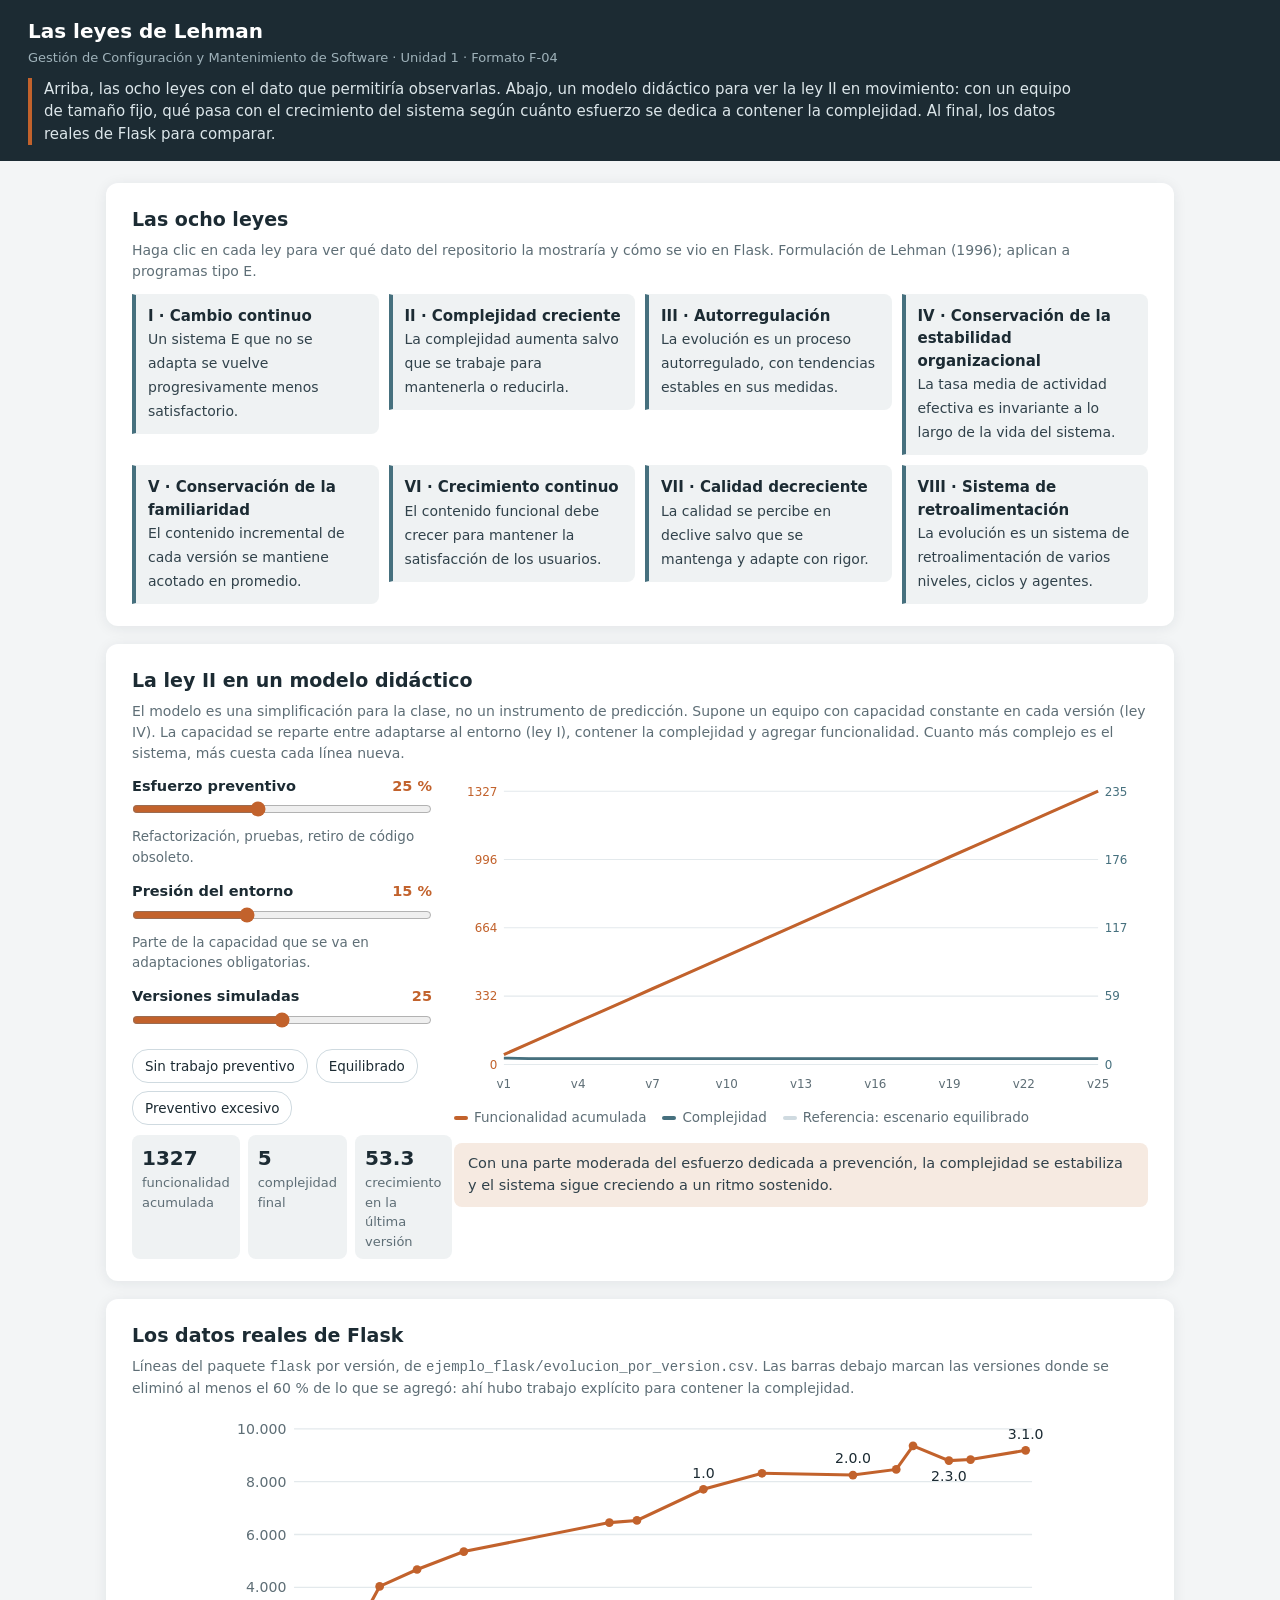
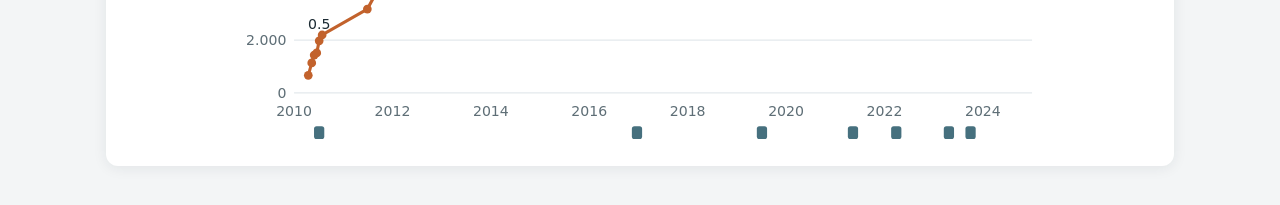
<file: interactivos/leyes_lehman_interactivo.html>
<!DOCTYPE html>
<html lang="es">
<head>
<meta charset="UTF-8"/>
<meta name="viewport" content="width=device-width, initial-scale=1.0"/>
<title>Leyes de Lehman — GCMS Unidad 1</title>
<style>
:root{
  --osc:#1C2B33; --txt:#31424B; --gris:#5E6E76; --claro:#EFF2F3; --linea:#CFDAE0; --crema:#F6EAE1;
  --coral:#C2622C; --teal:#46707E; --cafe:#9E5C3B; --ambar:#C9932E; --foco:#0B63CE;
}
*{box-sizing:border-box;margin:0;padding:0}
body{font-family:'Segoe UI',system-ui,Arial,sans-serif;background:#F3F5F6;color:var(--txt);font-size:16px;line-height:1.5}
:focus-visible{outline:3px solid var(--foco);outline-offset:2px}
.header{background:var(--osc);color:#fff;padding:16px 28px}
.header h1{font-size:20px;font-weight:700}
.header p{font-size:13px;color:#9FB2BA;margin-top:2px}
.header .encuadre{font-size:15px;color:#DCE6EA;margin-top:10px;max-width:1050px;border-left:4px solid var(--coral);padding-left:12px}
.wrap{max-width:1100px;margin:22px auto 40px;padding:0 16px}
.card{background:#fff;border-radius:12px;box-shadow:0 2px 14px rgba(28,43,51,.08);padding:22px 26px;margin-bottom:18px}
.card h2{font-size:19px;color:var(--osc);margin-bottom:6px}
.lead{margin-bottom:12px}
.small{font-size:14px;color:var(--gris)}
.leyes{display:grid;grid-template-columns:repeat(auto-fit,minmax(240px,1fr));gap:10px;align-items:start}
.ley{background:var(--claro);border:1px solid transparent;border-left:4px solid var(--teal);border-radius:0 8px 8px 0;
  padding:10px 12px;cursor:pointer;text-align:left;font:inherit;color:inherit}
.ley:hover,.ley[aria-expanded="true"]{border-color:var(--linea);border-left-color:var(--coral);background:#fff}
.ley b{display:block;color:var(--osc);font-size:15px}
.ley span{font-size:14px}
.ley .mas{display:none;font-size:14px;color:var(--gris);margin-top:6px}
.ley[aria-expanded="true"] .mas{display:block}
.ley .mas i{font-style:normal;font-weight:700;color:var(--cafe)}
.sim{display:grid;grid-template-columns:300px 1fr;gap:22px;align-items:start}
.controles label{display:block;font-size:14.5px;font-weight:700;color:var(--osc);margin-top:14px}
.controles label:first-child{margin-top:0}
.controles input{width:100%;margin-top:4px;accent-color:var(--coral)}
.controles .v{float:right;color:var(--coral)}
.controles p{font-size:13.5px;color:var(--gris);margin-top:2px}
.lectura{margin-top:16px;background:var(--crema);border-radius:8px;padding:10px 14px;font-size:14.5px}
.metricas{display:grid;grid-template-columns:repeat(3,1fr);gap:8px;margin-top:10px}
.metricas div{background:var(--claro);border-radius:8px;padding:8px 10px;font-size:13px;color:var(--gris)}
.metricas b{display:block;font-size:20px;color:var(--osc)}
svg{width:100%;height:auto;display:block}
#flask{max-width:820px;margin:0 auto}
.leyenda{display:flex;gap:16px;flex-wrap:wrap;font-size:13.5px;color:var(--gris);margin-top:6px}
.leyenda i{display:inline-block;width:14px;height:4px;border-radius:2px;margin-right:6px;vertical-align:middle}
.botones{display:flex;gap:8px;flex-wrap:wrap;margin-top:14px}
.botones button{font:inherit;font-size:13.5px;padding:6px 12px;border-radius:16px;border:1px solid var(--linea);background:#fff;cursor:pointer;color:var(--osc)}
.botones button:hover{border-color:var(--coral)}
@media (max-width:820px){.sim{grid-template-columns:1fr}.header{padding:14px 16px}.card{padding:18px 16px}}
</style>
</head>
<body>

<div class="header">
  <h1>Las leyes de Lehman</h1>
  <p>Gestión de Configuración y Mantenimiento de Software · Unidad 1 · Formato F-04</p>
  <div class="encuadre">Arriba, las ocho leyes con el dato que permitiría observarlas. Abajo, un modelo didáctico para
    ver la ley II en movimiento: con un equipo de tamaño fijo, qué pasa con el crecimiento del sistema según cuánto
    esfuerzo se dedica a contener la complejidad. Al final, los datos reales de Flask para comparar.</div>
</div>

<div class="wrap">

  <div class="card">
    <h2>Las ocho leyes</h2>
    <p class="lead small">Haga clic en cada ley para ver qué dato del repositorio la mostraría y cómo se vio en Flask.
      Formulación de Lehman (1996); aplican a programas tipo E.</p>
    <div class="leyes" id="leyes"></div>
  </div>

  <div class="card">
    <h2>La ley II en un modelo didáctico</h2>
    <p class="lead small">El modelo es una simplificación para la clase, no un instrumento de predicción. Supone un
      equipo con capacidad constante en cada versión (ley IV). La capacidad se reparte entre adaptarse al entorno
      (ley I), contener la complejidad y agregar funcionalidad. Cuanto más complejo es el sistema, más cuesta cada
      línea nueva.</p>
    <div class="sim">
      <div class="controles">
        <label for="prev">Esfuerzo preventivo <span class="v" id="prev-v"></span></label>
        <input type="range" id="prev" min="0" max="60" step="5" value="25"/>
        <p>Refactorización, pruebas, retiro de código obsoleto.</p>
        <label for="amb">Presión del entorno <span class="v" id="amb-v"></span></label>
        <input type="range" id="amb" min="0" max="40" step="5" value="15"/>
        <p>Parte de la capacidad que se va en adaptaciones obligatorias.</p>
        <label for="vers">Versiones simuladas <span class="v" id="vers-v"></span></label>
        <input type="range" id="vers" min="10" max="40" step="5" value="25"/>
        <div class="botones">
          <button data-p="0" data-a="15">Sin trabajo preventivo</button>
          <button data-p="25" data-a="15">Equilibrado</button>
          <button data-p="50" data-a="15">Preventivo excesivo</button>
        </div>
        <div class="metricas">
          <div><b id="m-func"></b>funcionalidad acumulada</div>
          <div><b id="m-comp"></b>complejidad final</div>
          <div><b id="m-ult"></b>crecimiento en la última versión</div>
        </div>
      </div>
      <div>
        <svg id="grafico" viewBox="0 0 640 300" role="img" aria-label="Funcionalidad y complejidad por versión"></svg>
        <div class="leyenda">
          <span><i style="background:var(--coral)"></i>Funcionalidad acumulada</span>
          <span><i style="background:var(--teal)"></i>Complejidad</span>
          <span><i style="background:var(--linea)"></i>Referencia: escenario equilibrado</span>
        </div>
        <div class="lectura" id="lectura"></div>
      </div>
    </div>
  </div>

  <div class="card">
    <h2>Los datos reales de Flask</h2>
    <p class="lead small">Líneas del paquete <code>flask</code> por versión, de <code>ejemplo_flask/evolucion_por_version.csv</code>.
      Las barras debajo marcan las versiones donde se eliminó al menos el 60 % de lo que se agregó: ahí hubo trabajo
      explícito para contener la complejidad.</p>
    <svg id="flask" viewBox="0 0 640 260" role="img" aria-label="Tamaño de Flask por versión"></svg>
  </div>

</div>

<script>
const LEYES = [
 ["I", "Cambio continuo", "Un sistema E que no se adapta se vuelve progresivamente menos satisfactorio.", "Cambios adaptativos a lo largo de toda la vida del proyecto.", "4 de 16 cambios al producto de la muestra son adaptativos: Python 3, Python 3.13, cookies de navegador, empaquetado."],
 ["II", "Complejidad creciente", "La complejidad aumenta salvo que se trabaje para mantenerla o reducirla.", "Trabajo preventivo y retiro de código, o indicadores de complejidad que suben.", "Ciclos de obsolescencia y retiro (2.2.0 a 2.3.0); a la vez, las supresiones type: ignore pasan de 58 a 105."],
 ["III", "Autorregulación", "La evolución es un proceso autorregulado, con tendencias estables en sus medidas.", "Tendencias reconocibles y desviaciones que se corrigen en el tamaño y la actividad.", "Después de la etapa inicial, tamaño y actividad siguen tendencias suaves con pocas desviaciones."],
 ["IV", "Conservación de la estabilidad organizacional", "La tasa media de actividad efectiva es invariante a lo largo de la vida del sistema.", "Commits por mes estables aunque cambie el número de personas.", "Entre 14 y 28 commits por mes desde 2012, con 13 a 209 autores por intervalo."],
 ["V", "Conservación de la familiaridad", "El contenido incremental de cada versión se mantiene acotado en promedio.", "Crecimiento por versión acotado; después de una versión grande, una pequeña.", "2.0.0, 2.2.0 y 3.0.0 son grandes; cada una va seguida de una pequeña."],
 ["VI", "Crecimiento continuo", "El contenido funcional debe crecer para mantener la satisfacción de los usuarios.", "Tamaño o funcionalidad que aumenta versión tras versión.", "De 663 a 9.187 líneas, pero casi plano desde 2018: el núcleo se mantiene pequeño por diseño."],
 ["VII", "Calidad decreciente", "La calidad se percibe en declive salvo que se mantenga y adapte con rigor.", "Defectos reportados por versión, tiempo de corrección.", "Con los datos del recorrido no alcanza: haría falta la serie de issues de defectos."],
 ["VIII", "Sistema de retroalimentación", "La evolución es un sistema de retroalimentación de varios niveles, ciclos y agentes.", "Decisiones que responden a usuarios, equipo y entorno.", "El período de obsolescencia existe porque las extensiones necesitan tiempo para adaptarse."]
];
const esc = s => String(s).replace(/[&<>"]/g, c => ({"&":"&amp;","<":"&lt;",">":"&gt;",'"':"&quot;"}[c]));
const $ = id => document.getElementById(id);
$("leyes").innerHTML = LEYES.map(l => `<button class="ley" aria-expanded="false"><b>${l[0]} · ${esc(l[1])}</b>
  <span>${esc(l[2])}</span><div class="mas"><i>Dato:</i> ${esc(l[3])}<br><i>En Flask:</i> ${esc(l[4])}</div></button>`).join("");
document.querySelectorAll(".ley").forEach(b => b.onclick = () =>
  b.setAttribute("aria-expanded", b.getAttribute("aria-expanded") === "true" ? "false" : "true"));

// Modelo didáctico. Capacidad C por versión. Una parte se va al entorno (a) y otra a prevención (p).
// La funcionalidad nueva cuesta más cuando la complejidad es alta; la prevención reduce complejidad.
function simular(p, a, n) {
  const C = 100;
  let func = 0, comp = 10;
  const serie = [];
  for (let v = 1; v <= n; v++) {
    const util = Math.max(C * (1 - a - p), 0);
    const nuevo = util / (1 + comp / 40);
    comp = Math.max(comp + nuevo * 0.35 + C * a * 0.08 - C * p * 0.9, 5);
    func += nuevo;
    serie.push({ v, func, comp, nuevo });
  }
  return serie;
}

function linea(serie, campo, max, color, ancho, x, y) {
  return `<polyline fill="none" stroke="${color}" stroke-width="${ancho}" points="${serie.map(s => `${x(s.v).toFixed(1)},${y(s[campo], max).toFixed(1)}`).join(" ")}"/>`;
}

function dibujar() {
  const p = +$("prev").value / 100, a = +$("amb").value / 100, n = +$("vers").value;
  $("prev-v").textContent = Math.round(p * 100) + " %";
  $("amb-v").textContent = Math.round(a * 100) + " %";
  $("vers-v").textContent = n;
  const s = simular(p, a, n), ref = simular(0.25, a, n);
  const maxF = Math.max(...s.map(x => x.func), ...ref.map(x => x.func), 1);
  const peor = simular(0, a, n);   // la escala de complejidad se fija con el peor caso, para poder comparar
  const maxC = Math.max(...s.map(x => x.comp), ...ref.map(x => x.comp), ...peor.map(x => x.comp), 1);
  const W = 640, H = 300, L = 46, R = 46, T = 14, B = 34;
  const x = v => L + (v - 1) / Math.max(n - 1, 1) * (W - L - R);
  const y = (val, max) => T + (H - T - B) * (1 - val / max);
  let g = "";
  for (let k = 0; k <= 4; k++) {
    const yy = T + (H - T - B) * k / 4;
    g += `<line x1="${L}" x2="${W - R}" y1="${yy}" y2="${yy}" stroke="#E3E9EC"/>`;
    g += `<text x="${L - 6}" y="${yy + 4}" text-anchor="end" font-size="11" fill="#C2622C">${Math.round(maxF * (1 - k / 4))}</text>`;
    g += `<text x="${W - R + 6}" y="${yy + 4}" font-size="11" fill="#46707E">${Math.round(maxC * (1 - k / 4))}</text>`;
  }
  for (let v = 1; v <= n; v += Math.ceil(n / 10)) g += `<text x="${x(v)}" y="${H - 12}" text-anchor="middle" font-size="11" fill="#5E6E76">v${v}</text>`;
  g += linea(ref, "func", maxF, "#CFDAE0", 2, x, y);
  g += linea(ref, "comp", maxC, "#CFDAE0", 2, x, y);
  g += linea(s, "comp", maxC, "#46707E", 2.6, x, y);
  g += linea(s, "func", maxF, "#C2622C", 2.8, x, y);
  $("grafico").innerHTML = g;
  const ult = s[s.length - 1];
  $("m-func").textContent = Math.round(ult.func);
  $("m-comp").textContent = Math.round(ult.comp);
  $("m-ult").textContent = ult.nuevo.toFixed(1);
  const fr = ref[ref.length - 1].func;
  let txt;
  if (p === 0) txt = "Sin trabajo preventivo la complejidad sube sin freno y cada versión agrega menos: el equipo trabaja igual, pero el sistema crece cada vez más despacio. Es la ley II.";
  else if (a + p >= 0.8) txt = "El entorno y la prevención consumen casi toda la capacidad. Así se ve un sistema que se mantiene en pie pero casi no crece.";
  else if (ult.func < fr * 0.9 && p > 0.25) txt = "Con tanto esfuerzo preventivo la complejidad queda baja, pero queda poca capacidad para funcionalidad nueva. Prevenir también tiene un costo de oportunidad.";
  else if (ult.func < fr * 0.9) txt = "El esfuerzo preventivo no alcanza: la complejidad sigue subiendo, más despacio que sin prevención, y cada versión agrega menos que en el escenario de referencia.";
  else txt = "Con una parte moderada del esfuerzo dedicada a prevención, la complejidad se estabiliza y el sistema sigue creciendo a un ritmo sostenido.";
  $("lectura").textContent = txt;
}
["prev", "amb", "vers"].forEach(id => $(id).oninput = dibujar);
document.querySelectorAll(".botones button").forEach(b => b.onclick = () => {
  $("prev").value = b.dataset.p; $("amb").value = b.dataset.a; dibujar();
});
dibujar();

// Datos reales de Flask: versión, año decimal, líneas, agregadas, eliminadas.
const FLASK = [["0.1",2010.29,663,0,0],["0.2",2010.36,1137,582,108],["0.3",2010.41,1430,331,38],["0.4",2010.46,1516,134,48],
 ["0.5",2010.51,1970,1970,1516],["0.6",2010.57,2194,324,100],["0.7",2011.49,3177,1388,405],["0.8",2011.74,4033,1113,257],
 ["0.9",2012.5,4677,776,132],["0.10",2013.45,5354,998,321],["0.11",2016.41,6450,1652,556],["0.12",2016.97,6536,227,141],
 ["1.0",2018.32,7712,2336,1160],["1.1.0",2019.51,8321,1916,1307],["2.0.0",2021.36,8254,2727,2794],["2.1.0",2022.24,8466,766,554],
 ["2.2.0",2022.58,9357,2211,1320],["2.3.0",2023.31,8799,658,1216],["3.0.0",2023.75,8840,1900,1859],["3.1.0",2024.87,9187,743,396]];
(function () {
  const W = 640, H = 260, L = 50, R = 14, T = 14, B = 40;
  const x = a => L + (a - 2010) / 15 * (W - L - R), y = v => T + (H - T - B) * (1 - v / 10000);
  let g = "";
  for (let k = 0; k <= 5; k++) {
    const v = k * 2000, yy = y(v);
    g += `<line x1="${L}" x2="${W - R}" y1="${yy}" y2="${yy}" stroke="#E3E9EC"/><text x="${L - 6}" y="${yy + 4}" text-anchor="end" font-size="11" fill="#5E6E76">${v.toLocaleString("es-CO")}</text>`;
  }
  for (let a = 2010; a <= 2024; a += 2) g += `<text x="${x(a)}" y="${H - 22}" text-anchor="middle" font-size="11" fill="#5E6E76">${a}</text>`;
  FLASK.forEach(f => { if (f[3] && f[4] >= 0.6 * f[3]) g += `<rect x="${x(f[1]) - 4}" y="${H - 14}" width="8" height="10" rx="2" fill="#46707E"><title>${f[0]}: +${f[3]} / −${f[4]}</title></rect>`; });
  g += `<polyline fill="none" stroke="#C2622C" stroke-width="2.4" points="${FLASK.map(f => `${x(f[1]).toFixed(1)},${y(f[2]).toFixed(1)}`).join(" ")}"/>`;
  FLASK.forEach(f => g += `<circle cx="${x(f[1]).toFixed(1)}" cy="${y(f[2]).toFixed(1)}" r="3.4" fill="#C2622C"><title>${f[0]}: ${f[2]} líneas</title></circle>`);
  ["0.5", "1.0", "2.0.0", "2.3.0", "3.1.0"].forEach(v => { const f = FLASK.find(z => z[0] === v);
    g += `<text x="${x(f[1])}" y="${y(f[2]) + (v === "2.3.0" ? 16 : -9)}" text-anchor="middle" font-size="11" fill="#1C2B33">${v}</text>`; });
  document.getElementById("flask").innerHTML = g;
})();
</script>
</body>
</html>
</file>
<file: fuentes/documentos.css>
/* Estilo común de los documentos PDF de la Unidad 1. Se imprimen con fuentes/generar_pdf.py */
:root{
  --osc:#1C2B33; --txt:#31424B; --gris:#6B7A82; --claro:#EFF2F3; --linea:#CFDAE0; --crema:#F6EAE1;
  --coral:#C2622C; --teal:#46707E; --cafe:#9E5C3B; --verde:#3F7A5B; --ambar:#C9932E; --rojo:#B03A2E;
  --serif:'Cambria','Georgia','Times New Roman',serif;
  --sans:'Segoe UI','Helvetica Neue',Arial,sans-serif;
}
@page{size:Letter;margin:18mm 17mm 18mm 17mm}
*{box-sizing:border-box}
body{font-family:var(--sans);color:var(--txt);font-size:10.5pt;line-height:1.45;margin:0;background:#fff}
h1,h2,h3{font-family:var(--serif);color:var(--osc);line-height:1.2}
h1{font-size:22pt;margin:0 0 4pt}
h2{font-size:14.5pt;margin:20pt 0 6pt;padding-bottom:3pt;border-bottom:2px solid var(--coral)}
h3{font-size:11.5pt;margin:12pt 0 4pt}
p{margin:0 0 7pt}
ul,ol{margin:0 0 8pt;padding-left:18pt}
li{margin-bottom:3pt}
code{font-family:Consolas,'Courier New',monospace;font-size:9pt;background:var(--claro);padding:0 3pt;border-radius:2pt}
pre{font-family:Consolas,'Courier New',monospace;font-size:8.6pt;background:var(--osc);color:#E6EDF0;
  padding:8pt 10pt;border-radius:4pt;white-space:pre-wrap;margin:0 0 9pt;break-inside:avoid}
a{color:var(--teal)}
.portada{border-left:6px solid var(--coral);padding:4pt 0 4pt 14pt;margin-bottom:14pt}
.kicker{font-size:8.5pt;font-weight:700;letter-spacing:.09em;text-transform:uppercase;color:var(--coral)}
.sub{color:var(--gris);font-size:10pt}
.salto{break-before:page}
.recuadro{background:var(--claro);border-left:4px solid var(--teal);padding:7pt 10pt;margin:6pt 0 10pt;break-inside:avoid}
.recuadro.crema{background:var(--crema);border-left-color:var(--coral)}
.recuadro p:last-child,.recuadro ul:last-child{margin-bottom:0}
.rot{font-size:8pt;font-weight:700;letter-spacing:.07em;text-transform:uppercase;color:var(--teal);display:block;margin-bottom:2pt}
.recuadro.crema .rot{color:var(--coral)}
.porcompletar{background:#FFF3C4;color:#6B4E00;padding:0 3pt;border-radius:2pt;font-weight:700}
table{width:100%;border-collapse:collapse;margin:4pt 0 10pt;font-size:9.3pt;break-inside:auto}
tr{break-inside:avoid}
th{background:var(--osc);color:#fff;text-align:left;padding:4pt 6pt;font-weight:700}
td{border:1px solid var(--linea);padding:4pt 6pt;vertical-align:top}
tbody tr:nth-child(even) td{background:#F8FAFA}
td.campo{width:30%;font-weight:700;color:var(--osc);background:var(--claro)!important}
td.vacio{height:24pt}
td.vacio.alto{height:48pt}
.formato-cab{display:flex;justify-content:space-between;align-items:baseline;gap:10pt;
  border-bottom:2px solid var(--coral);padding-bottom:3pt;margin:0 0 6pt}
.formato-cab h2{border:none;margin:0;padding:0}
.codigo{font-family:var(--serif);font-weight:700;color:var(--coral);font-size:15pt;white-space:nowrap}
.dato{font-variant-numeric:tabular-nums;text-align:right}
.nota{font-size:8.6pt;color:var(--gris)}
.pie-doc{margin-top:18pt;padding-top:6pt;border-top:1px solid var(--linea);font-size:8pt;color:var(--gris)}
figure{margin:4pt 0 10pt;break-inside:avoid}
figcaption{font-size:8.6pt;color:var(--gris);margin-top:3pt}
.dos{display:grid;grid-template-columns:1fr 1fr;gap:10pt}
th code{background:rgba(255,255,255,.15);color:#fff}
h2,h3,.formato-cab{break-after:avoid}
</file>
